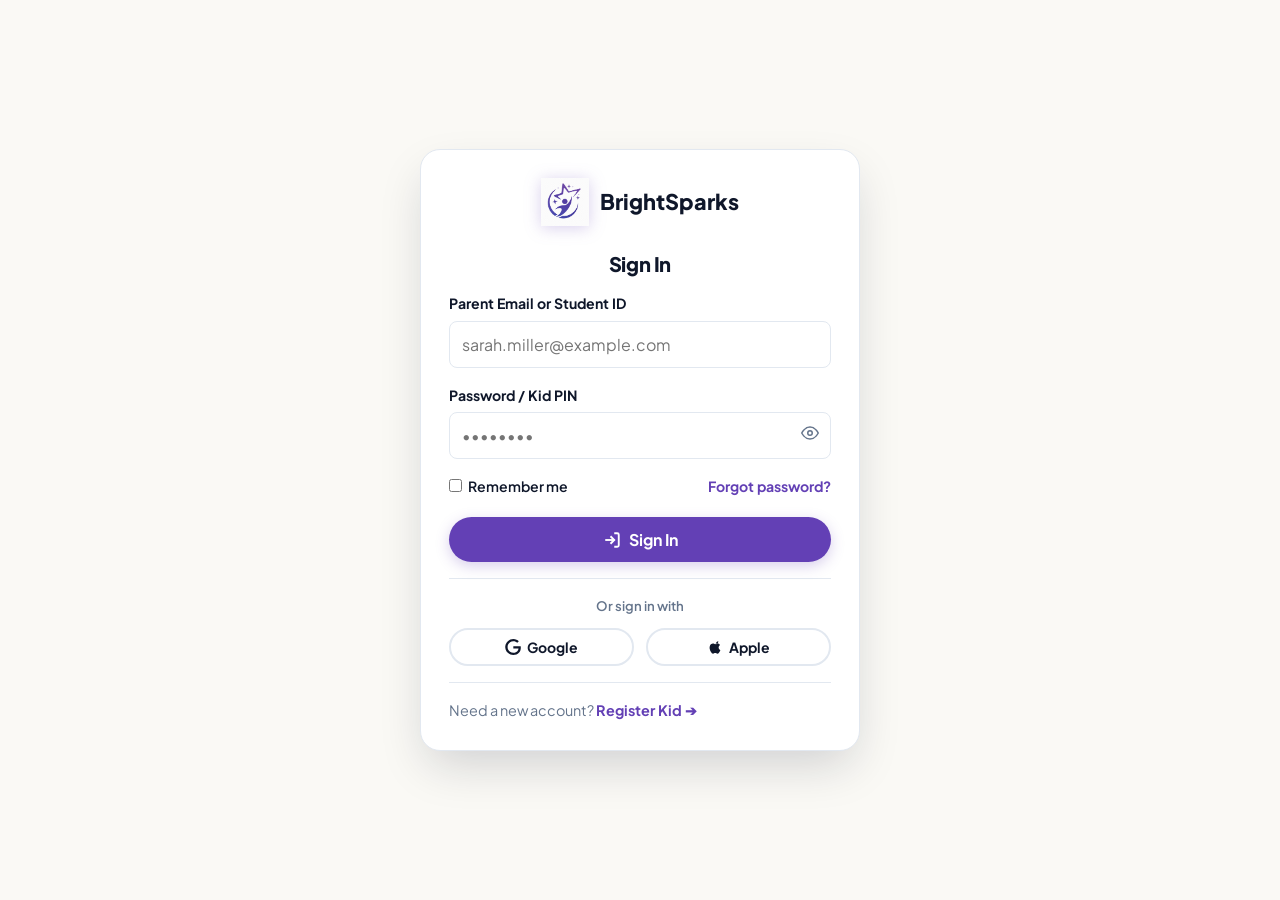
<file: auth.html>
<!DOCTYPE html>
<html lang="en">

<head>
  <meta charset="UTF-8" />
  <meta name="viewport" content="width=device-width, initial-scale=1.0" />
  <title>Parent Sign In & Registration | BrightSparks</title>
  <meta name="description"
    content="Parent login portal and child account registration for BrightSparks Primary Tutoring." />

  <link rel="stylesheet" href="assets/css/style.css" />
  <link rel="stylesheet" href="assets/css/dark-mode.css" />
  <link rel="stylesheet" href="assets/css/rtl.css" />
  <link rel="icon" type="image/png" href="assets/logo1.png">
</head>

<body style="min-height: 100vh; display: flex; flex-direction: column;">

  <!-- Hidden theme/rtl controls (operated via JS, no visible toggle buttons needed) -->
  <div style="display: none;">
    <button class="theme-toggle-btn"></button>
    <button class="rtl-toggle-btn">RTL</button>
  </div>

  <main style="flex: 1; display: flex; align-items: center; justify-content: center; padding: 2.5rem 1rem;">
    <div class="container" style="max-width: 480px; width: 100%; margin: 0 auto;">

      <!-- Login View Panel -->
      <div id="login-view-panel" class="card" style="box-shadow: var(--shadow-xl);">
        <div style="text-align: center; margin-bottom: 1.25rem;">
          <a href="index.html" class="nav-logo" style="display: inline-flex; justify-content: center; align-items: center; gap: 0.65rem;">
            <img src="assets/logo1.png" alt="BrightSparks Logo" class="logo-img" style="height: 48px;" />
            <span>BrightSparks</span>
          </a>
        </div>
        <h2 class="heading-sm" style="margin-bottom: 1rem; text-align: center;">Sign In</h2>
        <form onsubmit="event.preventDefault(); showToast('Logged in successfully! Redirecting...'); setTimeout(() => window.location.href='parentdashboard.html', 1000);">
          <label style="display: block; font-weight: 700; margin-bottom: 0.35rem; font-size: 0.88rem;">Parent Email or Student ID</label>
          <input type="text" required placeholder="sarah.miller@example.com"
            style="width: 100%; padding: 0.75rem; border-radius: var(--radius-sm); border: 1px solid var(--border-color); margin-bottom: 1rem;" />

          <label style="display: block; font-weight: 700; margin-bottom: 0.35rem; font-size: 0.88rem;">Password / Kid PIN</label>
          <div style="position: relative; margin-bottom: 1rem;">
            <input type="password" required placeholder="••••••••"
              style="width: 100%; padding: 0.75rem 2.5rem 0.75rem 0.75rem; border-radius: var(--radius-sm); border: 1px solid var(--border-color);" />
            <button type="button" class="pwd-toggle-btn" title="Toggle password visibility"
              style="position: absolute; right: 0.75rem; top: 50%; transform: translateY(-50%); background: none; border: none; cursor: pointer; color: var(--text-muted);">
              <svg width="18" height="18" viewBox="0 0 24 24" fill="none" stroke="currentColor" stroke-width="2" stroke-linecap="round" stroke-linejoin="round"><path d="M1 12s4-8 11-8 11 8 11 8-4 8-11 8-11-8-11-8z"/><circle cx="12" cy="12" r="3"/></svg>
            </button>
          </div>

          <!-- Remember Me & Forgot Password (Same Line) -->
          <div class="flex items-center justify-between" style="margin-bottom: 1.25rem; font-size: 0.88rem;">
            <label class="flex items-center" style="gap: 0.4rem; cursor: pointer; font-weight: 600; color: var(--text-main);">
              <input type="checkbox" style="accent-color: var(--primary); cursor: pointer;" />
              <span>Remember me</span>
            </label>
            <a href="javascript:void(0)" onclick="showToast('Password reset link sent to your email!', '🔒')" style="color: var(--primary); font-weight: 700;">Forgot password?</a>
          </div>

          <button type="submit" class="btn btn-primary flex justify-center items-center"
            style="width: 100%; margin-bottom: 1rem; gap: 0.5rem;">
            <svg width="18" height="18" viewBox="0 0 24 24" fill="none" stroke="currentColor" stroke-width="2.5">
              <path d="M15 3h4a2 2 0 0 1 2 2v14a2 2 0 0 1-2 2h-4" />
              <polyline points="10 17 15 12 10 7" />
              <line x1="15" y1="12" x2="3" y2="12" />
            </svg>
            <span>Sign In</span>
          </button>
        </form>

        <!-- Social Logins (Google & Apple) -->
        <div style="border-top: 1px solid var(--border-color); padding-top: 1rem; text-align: center; margin-bottom: 1rem;">
          <div style="font-size: 0.82rem; color: var(--text-muted); margin-bottom: 0.75rem; font-weight: 600;">Or sign in with</div>
          <div class="grid-2" style="gap: 0.75rem;">
            <button type="button" class="btn btn-outline btn-sm flex items-center justify-center" style="gap: 0.4rem;" onclick="showToast('Signing in with Google...', '🌐'); setTimeout(() => window.location.href='parentdashboard.html', 800);">
              <svg width="16" height="16" viewBox="0 0 24 24" fill="currentColor"><path d="M12.48 10.92v3.28h7.84c-.24 1.84-.853 3.187-1.787 4.133-1.147 1.147-2.933 2.4-6.053 2.4-4.827 0-8.6-3.893-8.6-8.72s3.773-8.72 8.6-8.72c2.6 0 4.507 1.027 5.907 2.347l2.307-2.307C18.747 1.44 16.133 0 12.48 0 5.867 0 .307 5.387.307 12s5.56 12 12.173 12c3.573 0 6.267-1.173 8.373-3.36 2.16-2.16 2.84-5.213 2.84-7.667 0-.76-.053-1.467-.173-2.053H12.48z"/></svg>
              <span>Google</span>
            </button>
            <button type="button" class="btn btn-outline btn-sm flex items-center justify-center" style="gap: 0.4rem;" onclick="showToast('Signing in with Apple...', '🍎'); setTimeout(() => window.location.href='parentdashboard.html', 800);">
              <svg width="16" height="16" viewBox="0 0 24 24" fill="currentColor"><path d="M18.71 19.5c-.83 1.24-1.71 2.45-3.05 2.47-1.34.03-1.77-.79-3.29-.79-1.53 0-2 .77-3.27.82-1.31.05-2.3-1.32-3.14-2.53C4.25 17 2.94 12.45 4.7 9.39c.87-1.52 2.43-2.48 4.12-2.51 1.28-.02 2.5.87 3.29.87.78 0 2.26-1.07 3.81-.91.65.03 2.47.26 3.64 1.98-.09.06-2.17 1.28-2.15 3.81.03 3.02 2.65 4.03 2.68 4.04-.03.07-.42 1.44-1.38 2.83M15.97 6.37c.66-.8 1.11-1.92.99-3.04-.96.04-2.12.64-2.8 1.44-.61.71-1.14 1.86-1 2.98 1.07.08 2.15-.58 2.81-1.38z"/></svg>
              <span>Apple</span>
            </button>
          </div>
        </div>

        <div class="text-center"
          style="font-size: 0.9rem; color: var(--text-muted); border-top: 1px solid var(--border-color); padding-top: 1rem;">
          Need a new account? <a href="javascript:void(0)" id="switch-to-signup-link"
            style="color: var(--primary); font-weight: 700;">Register Kid ➔</a>
        </div>
      </div>

      <!-- Signup View Panel (Hidden by default) -->
      <div id="signup-view-panel" class="card hidden" style="box-shadow: var(--shadow-xl);">
        <div style="text-align: center; margin-bottom: 1.25rem;">
          <a href="index.html" class="nav-logo" style="display: inline-flex; justify-content: center; align-items: center; gap: 0.65rem;">
            <img src="assets/logo1.png" alt="BrightSparks Logo" class="logo-img" style="height: 48px;" />
            <span>BrightSparks</span>
          </a>
        </div>
        <h2 class="heading-sm" style="margin-bottom: 1rem; text-align: center;">Register Kid</h2>
        <form onsubmit="handleSignupFormSubmit(event)">
          <label style="display: block; font-weight: 700; margin-bottom: 0.35rem; font-size: 0.88rem;">Parent Full Name</label>
          <input type="text" required placeholder="e.g. Sarah Miller"
            style="width: 100%; padding: 0.75rem; border-radius: var(--radius-sm); border: 1px solid var(--border-color); margin-bottom: 1rem;" />

          <label style="display: block; font-weight: 700; margin-bottom: 0.35rem; font-size: 0.88rem;">Parent Email</label>
          <input type="email" required placeholder="sarah.miller@example.com"
            style="width: 100%; padding: 0.75rem; border-radius: var(--radius-sm); border: 1px solid var(--border-color); margin-bottom: 1rem;" />

          <label style="display: block; font-weight: 700; margin-bottom: 0.35rem; font-size: 0.88rem;">Child's First Name & Grade</label>
          <div class="flex" style="gap: 0.5rem; margin-bottom: 1rem;">
            <input type="text" required placeholder="Child Name (e.g. Leo)"
              style="flex: 1; padding: 0.75rem; border-radius: var(--radius-sm); border: 1px solid var(--border-color);" />
            <select
              style="width: 130px; padding: 0.75rem; border-radius: var(--radius-sm); border: 1px solid var(--border-color); background: var(--bg-surface);">
              <option>Grade 1</option>
              <option>Grade 2</option>
              <option selected>Grade 3</option>
              <option>Grade 4</option>
              <option>Grade 5</option>
            </select>
          </div>

          <label style="display: block; font-weight: 700; margin-bottom: 0.35rem; font-size: 0.88rem;">Create Password</label>
          <div style="position: relative; margin-bottom: 1rem;">
            <input id="signup-password" type="password" required placeholder="At least 8 characters"
              style="width: 100%; padding: 0.75rem 2.5rem 0.75rem 0.75rem; border-radius: var(--radius-sm); border: 1px solid var(--border-color);" />
            <button type="button" class="pwd-toggle-btn" title="Toggle password visibility"
              style="position: absolute; right: 0.75rem; top: 50%; transform: translateY(-50%); background: none; border: none; cursor: pointer; color: var(--text-muted);">
              <svg width="18" height="18" viewBox="0 0 24 24" fill="none" stroke="currentColor" stroke-width="2" stroke-linecap="round" stroke-linejoin="round"><path d="M1 12s4-8 11-8 11 8 11 8-4 8-11 8-11-8-11-8z"/><circle cx="12" cy="12" r="3"/></svg>
            </button>
          </div>

          <label style="display: block; font-weight: 700; margin-bottom: 0.35rem; font-size: 0.88rem;">Confirm Password</label>
          <div style="position: relative; margin-bottom: 1rem;">
            <input id="signup-confirm-password" type="password" required placeholder="Repeat password"
              style="width: 100%; padding: 0.75rem 2.5rem 0.75rem 0.75rem; border-radius: var(--radius-sm); border: 1px solid var(--border-color);" />
            <button type="button" class="pwd-toggle-btn" title="Toggle password visibility"
              style="position: absolute; right: 0.75rem; top: 50%; transform: translateY(-50%); background: none; border: none; cursor: pointer; color: var(--text-muted);">
              <svg width="18" height="18" viewBox="0 0 24 24" fill="none" stroke="currentColor" stroke-width="2" stroke-linecap="round" stroke-linejoin="round"><path d="M1 12s4-8 11-8 11 8 11 8-4 8-11 8-11-8-11-8z"/><circle cx="12" cy="12" r="3"/></svg>
            </button>
          </div>

          <!-- Terms & Conditions Checkbox -->
          <div style="margin-bottom: 1.25rem;">
            <label class="flex items-start" style="gap: 0.5rem; cursor: pointer; font-size: 0.85rem; color: var(--text-muted);">
              <input type="checkbox" required style="margin-top: 0.15rem; accent-color: var(--primary); cursor: pointer;" />
              <span>I agree to the <a href="support.html" style="color: var(--primary); font-weight: 700;">Terms & Conditions</a> and <a href="support.html" style="color: var(--primary); font-weight: 700;">Privacy Policy</a>.</span>
            </label>
          </div>

          <button type="submit" class="btn btn-primary flex justify-center items-center"
            style="width: 100%; margin-bottom: 1rem; gap: 0.5rem;">
            <svg width="18" height="18" viewBox="0 0 24 24" fill="none" stroke="currentColor" stroke-width="2.5">
              <path d="M16 21v-2a4 4 0 0 0-4-4H5a4 4 0 0 0-4 4v2" />
              <circle cx="8.5" cy="7" r="4" />
              <line x1="20" y1="8" x2="20" y2="14" />
              <line x1="17" y1="11" x2="23" y2="11" />
            </svg>
            <span>Create Account & Start Trial</span>
          </button>
        </form>

        <!-- Social Logins (Google & Apple) -->
        <div style="border-top: 1px solid var(--border-color); padding-top: 1rem; text-align: center; margin-bottom: 1rem;">
          <div style="font-size: 0.82rem; color: var(--text-muted); margin-bottom: 0.75rem; font-weight: 600;">Or register with</div>
          <div class="grid-2" style="gap: 0.75rem;">
            <button type="button" class="btn btn-outline btn-sm flex items-center justify-center" style="gap: 0.4rem;" onclick="showToast('Signing up with Google...', '🌐'); setTimeout(() => window.location.href='parentdashboard.html', 800);">
              <svg width="16" height="16" viewBox="0 0 24 24" fill="currentColor"><path d="M12.48 10.92v3.28h7.84c-.24 1.84-.853 3.187-1.787 4.133-1.147 1.147-2.933 2.4-6.053 2.4-4.827 0-8.6-3.893-8.6-8.72s3.773-8.72 8.6-8.72c2.6 0 4.507 1.027 5.907 2.347l2.307-2.307C18.747 1.44 16.133 0 12.48 0 5.867 0 .307 5.387.307 12s5.56 12 12.173 12c3.573 0 6.267-1.173 8.373-3.36 2.16-2.16 2.84-5.213 2.84-7.667 0-.76-.053-1.467-.173-2.053H12.48z"/></svg>
              <span>Google</span>
            </button>
            <button type="button" class="btn btn-outline btn-sm flex items-center justify-center" style="gap: 0.4rem;" onclick="showToast('Signing up with Apple...', '🍎'); setTimeout(() => window.location.href='parentdashboard.html', 800);">
              <svg width="16" height="16" viewBox="0 0 24 24" fill="currentColor"><path d="M18.71 19.5c-.83 1.24-1.71 2.45-3.05 2.47-1.34.03-1.77-.79-3.29-.79-1.53 0-2 .77-3.27.82-1.31.05-2.3-1.32-3.14-2.53C4.25 17 2.94 12.45 4.7 9.39c.87-1.52 2.43-2.48 4.12-2.51 1.28-.02 2.5.87 3.29.87.78 0 2.26-1.07 3.81-.91.65.03 2.47.26 3.64 1.98-.09.06-2.17 1.28-2.15 3.81.03 3.02 2.65 4.03 2.68 4.04-.03.07-.42 1.44-1.38 2.83M15.97 6.37c.66-.8 1.11-1.92.99-3.04-.96.04-2.12.64-2.8 1.44-.61.71-1.14 1.86-1 2.98 1.07.08 2.15-.58 2.81-1.38z"/></svg>
              <span>Apple</span>
            </button>
          </div>
        </div>

        <div class="text-center"
          style="font-size: 0.9rem; color: var(--text-muted); border-top: 1px solid var(--border-color); padding-top: 1rem;">
          Already have an account? <a href="javascript:void(0)" id="switch-to-login-link"
            style="color: var(--primary); font-weight: 700;">◄ Back to Sign In</a>
        </div>
      </div>
    </div>
  </main>

  <script src="assets/js/main.js"></script>
  <script>
    function handleSignupFormSubmit(e) {
      e.preventDefault();
      const pwd = document.getElementById('signup-password')?.value;
      const confirmPwd = document.getElementById('signup-confirm-password')?.value;

      if (pwd !== confirmPwd) {
        if (typeof showToast === 'function') {
          showToast('Passwords do not match! Please check and try again.', '⚠️');
        }
        return;
      }

      if (typeof showToast === 'function') {
        showToast('Account Created! Welcome to BrightSparks!', '🌟');
      }
      setTimeout(() => window.location.href = 'parentdashboard.html', 1000);
    }

    document.addEventListener('DOMContentLoaded', () => {
      const loginPanel = document.getElementById('login-view-panel');
      const signupPanel = document.getElementById('signup-view-panel');
      const toSignupLink = document.getElementById('switch-to-signup-link');
      const toLoginLink = document.getElementById('switch-to-login-link');
      const subtitle = document.getElementById('auth-subtitle');

      // Password visibility toggle logic
      document.querySelectorAll('.pwd-toggle-btn').forEach(btn => {
        btn.addEventListener('click', () => {
          const input = btn.previousElementSibling;
          if (input && input.tagName === 'INPUT') {
            if (input.type === 'password') {
              input.type = 'text';
              btn.innerHTML = `<svg width="18" height="18" viewBox="0 0 24 24" fill="none" stroke="currentColor" stroke-width="2" stroke-linecap="round" stroke-linejoin="round"><path d="M17.94 17.94A10.07 10.07 0 0 1 12 20c-7 0-11-8-11-8a18.45 18.45 0 0 1 5.06-5.94M9.9 4.24A9.12 9.12 0 0 1 12 4c7 0 11 8 11 8a18.5 18.5 0 0 1-2.16 3.19m-6.72-1.07a3 3 0 1 1-4.24-4.24"/><line x1="1" y1="1" x2="23" y2="23"/></svg>`;
            } else {
              input.type = 'password';
              btn.innerHTML = `<svg width="18" height="18" viewBox="0 0 24 24" fill="none" stroke="currentColor" stroke-width="2" stroke-linecap="round" stroke-linejoin="round"><path d="M1 12s4-8 11-8 11 8 11 8-4 8-11 8-11-8-11-8z"/><circle cx="12" cy="12" r="3"/></svg>`;
            }
          }
        });
      });

      function showSignupView() {
        if (loginPanel && signupPanel) {
          loginPanel.classList.add('hidden');
          signupPanel.classList.remove('hidden');
          if (subtitle) subtitle.textContent = 'Create a parent account and setup your child profile';
          sessionStorage.setItem('brightsparks_auth_view', 'signup');
          if (history.replaceState) {
            history.replaceState(null, null, '#signup');
          } else {
            window.location.hash = 'signup';
          }
        }
      }

      function showLoginView() {
        if (loginPanel && signupPanel) {
          signupPanel.classList.add('hidden');
          loginPanel.classList.remove('hidden');
          if (subtitle) subtitle.textContent = 'Sign in to access Parent Portal & Student Dashboard';
          sessionStorage.setItem('brightsparks_auth_view', 'login');
          if (history.replaceState) {
            history.replaceState(null, null, '#login');
          } else {
            window.location.hash = 'login';
          }
        }
      }

      if (toSignupLink) {
        toSignupLink.addEventListener('click', showSignupView);
      }

      if (toLoginLink) {
        toLoginLink.addEventListener('click', showLoginView);
      }

      // Restore active view state on page reload
      const savedView = sessionStorage.getItem('brightsparks_auth_view');
      const currentHash = window.location.hash;

      if (currentHash === '#signup' || savedView === 'signup') {
        showSignupView();
      } else if (currentHash === '#login' || savedView === 'login') {
        showLoginView();
      }
    });
  </script>
</body>

</html>
</file>
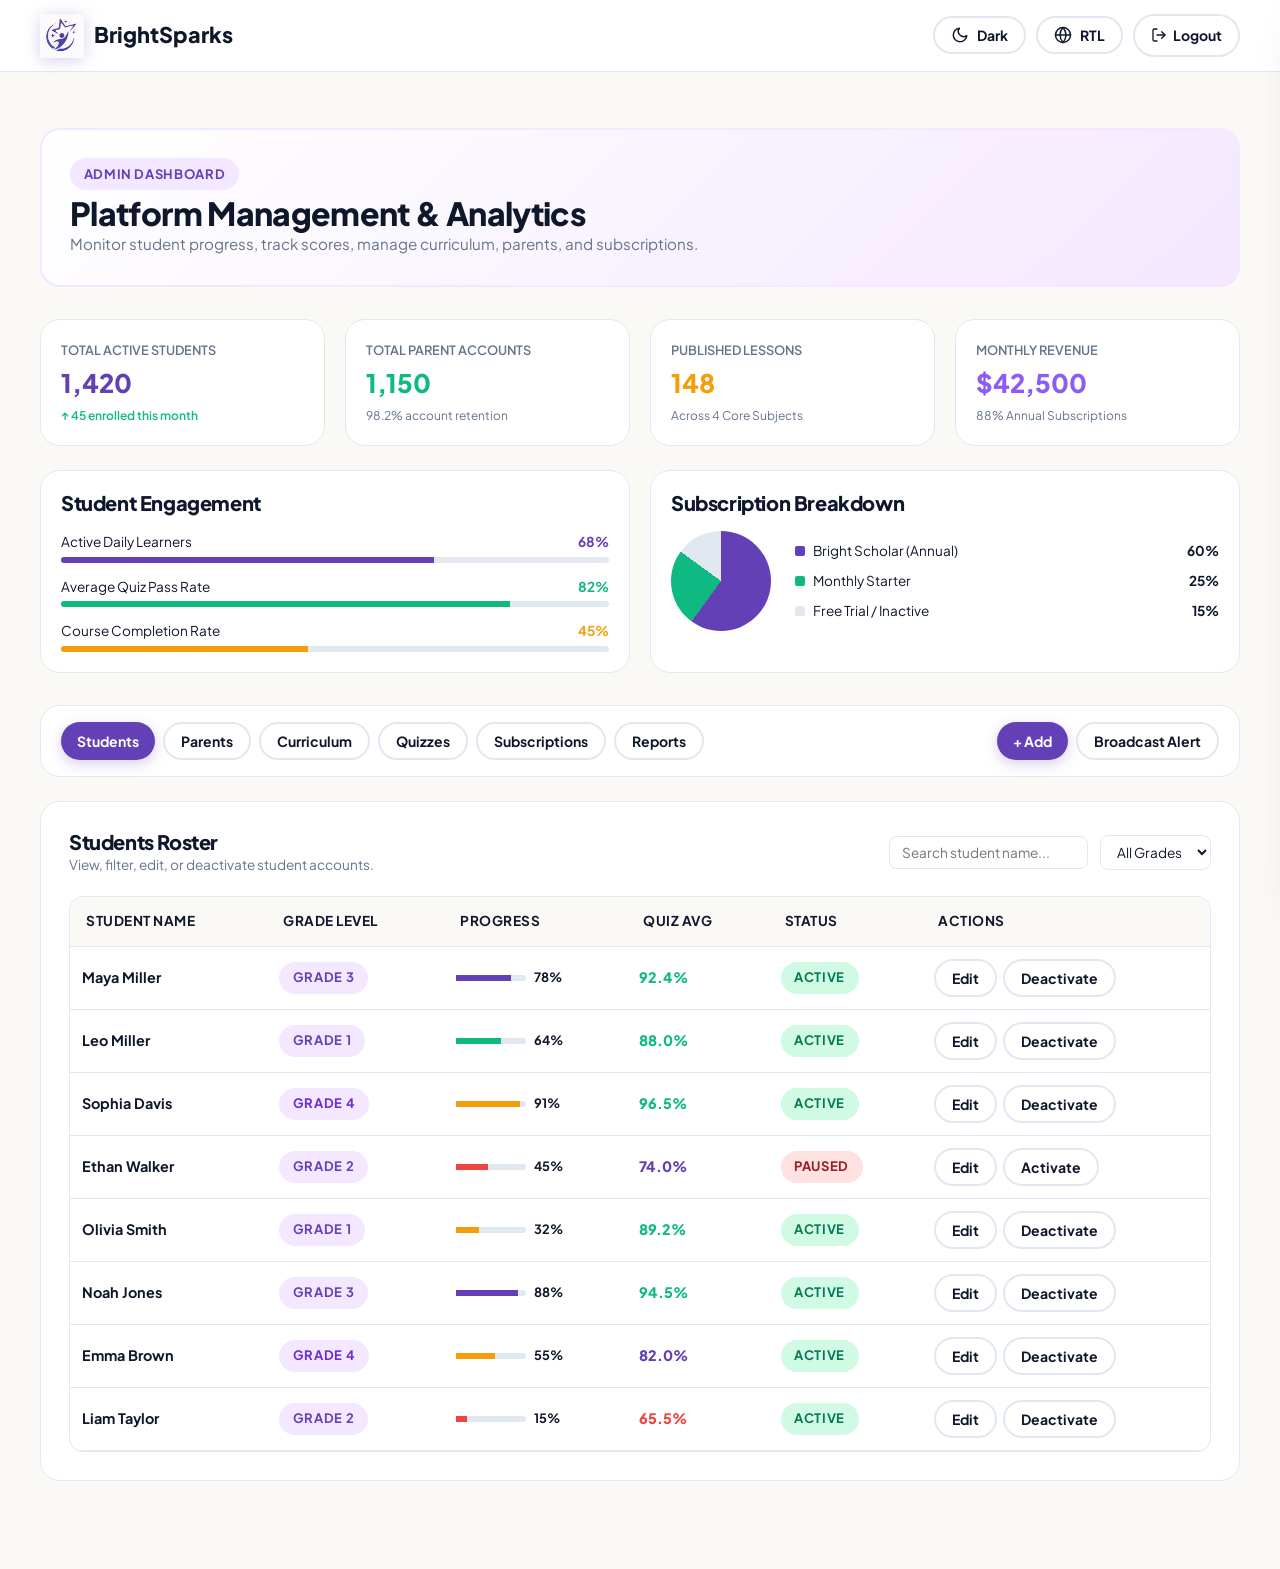
<file: dashboard.html>
<!DOCTYPE html>
<html lang="en">

<head>
  <meta charset="UTF-8" />
  <meta name="viewport" content="width=device-width, initial-scale=1.0" />
  <title>Platform Management & Monitoring Dashboard | BrightSparks</title>
  <meta name="description"
    content="Comprehensive platform management dashboard for parents to monitor student details and progress, and for administrators to manage students, lessons, quizzes, and subscriptions." />

  <link rel="stylesheet" href="assets/css/style.css" />
  <link rel="stylesheet" href="assets/css/dark-mode.css" />
  <link rel="stylesheet" href="assets/css/rtl.css" />
  <link rel="icon" type="image/png" href="assets/logo1.png">
</head>

<body>

  <!-- Dashboard Site Header (No main nav menu, with Theme, RTL, and Logout redirecting to Home) -->
  <header class="site-header">
    <div class="container flex items-center justify-between">
      <a href="index.html" class="nav-logo">
        <img src="assets/logo1.png" alt="BrightSparks Logo" class="logo-img" />
        <span>BrightSparks</span>
      </a>

      <!-- Desktop Actions (Hidden on mobile screens) -->
      <div class="desktop-only-actions">
        <button class="theme-toggle-btn btn btn-outline btn-sm" title="Toggle Dark Mode"></button>
        <button class="rtl-toggle-btn btn btn-outline btn-sm" title="Toggle RTL">RTL</button>
        <a href="index.html" class="btn btn-outline btn-sm flex items-center" style="gap: 0.35rem;"
          onclick="showToast('Logged out successfully! Redirecting to Home...', '👋');">
          <svg width="16" height="16" viewBox="0 0 24 24" fill="none" stroke="currentColor" stroke-width="2"
            stroke-linecap="round" stroke-linejoin="round">
            <path d="M9 21H5a2 2 0 0 1-2-2V5a2 2 0 0 1 2-2h4" />
            <polyline points="16 17 21 12 16 7" />
            <line x1="21" y1="12" x2="9" y2="12" />
          </svg>
          <span>Logout</span>
        </a>
      </div>

      <!-- Mobile Hamburger Menu Button (Visible on mobile screens) -->
      <button id="mobile-menu-open" class="mobile-menu-btn" title="Open Menu">
        <svg width="22" height="22" viewBox="0 0 24 24" fill="none" stroke="currentColor" stroke-width="2.5"
          stroke-linecap="round">
          <line x1="3" y1="12" x2="21" y2="12" />
          <line x1="3" y1="6" x2="21" y2="6" />
          <line x1="3" y1="18" x2="21" y2="18" />
        </svg>
      </button>
    </div>
  </header>

  <!-- Mobile Drawer -->
  <div id="drawer-overlay" class="drawer-overlay"></div>
  <div id="mobile-drawer" class="mobile-drawer">
    <div class="flex items-center justify-between" style="margin-bottom: 1.25rem;">
      <span class="heading-sm">Dashboard Menu</span>
      <button id="mobile-menu-close"
        style="font-size: 1.5rem; background: none; border: none; cursor: pointer; color: var(--text-main);">✕</button>
    </div>

    <!-- Toggles & Account Actions placed at the bottom after navigation menu -->
    <div
      style="display: flex; flex-direction: column; gap: 0.65rem; padding-top: 1.25rem; border-top: 1px solid var(--border-color);">
      <div style="display: flex; gap: 0.5rem;">
        <button class="theme-toggle-btn btn btn-outline btn-sm flex items-center justify-center"
          style="flex: 1; gap: 0.35rem;" title="Toggle Dark Mode"></button>
        <button class="rtl-toggle-btn btn btn-outline btn-sm flex items-center justify-center"
          style="flex: 1; gap: 0.35rem;" title="Toggle RTL">RTL</button>
      </div>
      <a href="index.html" class="btn btn-outline btn-sm flex items-center justify-center"
        style="width: 100%; gap: 0.35rem;"
        onclick="showToast('Logged out successfully! Redirecting to Home...', '👋');">Logout</a>
    </div>
  </div>

  <main style="padding-top: 72px;">
    <section class="section-padding" style="background: var(--bg-page); min-height: 85vh;">
      <div class="container">

        <!-- Top Platform Mode Control Bar -->
        <div class="card card-gradient-primary" style="margin-bottom: 2rem;">
          <div class="flex items-center justify-between" style="flex-wrap: wrap; gap: 1rem;">
            <div>
              <div class="badge badge-primary" style="margin-bottom: 0.25rem;">Admin Dashboard</div>
              <h1 class="heading-md">Platform Management & Analytics</h1>
              <p style="color: var(--text-muted); font-size: 0.95rem;">Monitor student progress, track scores, manage
                curriculum, parents, and subscriptions.</p>
            </div>


          </div>
        </div>

        <div id="admin-dash-view" class="dash-view-panel">

          <!-- Admin KPI Overview Cards -->
          <div class="grid-4" style="margin-bottom: 1.5rem; gap: 1.25rem;">
            <div class="card" style="padding: 1.25rem;">
              <div style="font-size: 0.8rem; color: var(--text-muted); font-weight: 600; text-transform: uppercase;">
                Total Active Students</div>
              <div style="font-size: 1.6rem; font-weight: 800; color: var(--primary); margin: 0.15rem 0;">1,420</div>
              <div style="font-size: 0.75rem; color: var(--accent-emerald); font-weight: 600;">↑ 45 enrolled this month
              </div>
            </div>
            <div class="card" style="padding: 1.25rem;">
              <div style="font-size: 0.8rem; color: var(--text-muted); font-weight: 600; text-transform: uppercase;">
                Total Parent Accounts</div>
              <div style="font-size: 1.6rem; font-weight: 800; color: var(--accent-emerald); margin: 0.15rem 0;">1,150
              </div>
              <div style="font-size: 0.75rem; color: var(--text-muted);">98.2% account retention</div>
            </div>
            <div class="card" style="padding: 1.25rem;">
              <div style="font-size: 0.8rem; color: var(--text-muted); font-weight: 600; text-transform: uppercase;">
                Published Lessons</div>
              <div style="font-size: 1.6rem; font-weight: 800; color: var(--accent-amber); margin: 0.15rem 0;">148</div>
              <div style="font-size: 0.75rem; color: var(--text-muted);">Across 4 Core Subjects</div>
            </div>
            <div class="card" style="padding: 1.25rem;">
              <div style="font-size: 0.8rem; color: var(--text-muted); font-weight: 600; text-transform: uppercase;">
                Monthly Revenue</div>
              <div style="font-size: 1.6rem; font-weight: 800; color: #8B5CF6; margin: 0.15rem 0;">$42,500</div>
              <div style="font-size: 0.75rem; color: var(--text-muted);">88% Annual Subscriptions</div>
            </div>
          </div>

          <!-- Platform Analytics -->
          <div class="grid-2" style="margin-bottom: 2rem; gap: 1.25rem;">
            <div class="card" style="padding: 1.25rem;">
              <h3 class="heading-sm" style="margin-bottom: 1rem;">Student Engagement</h3>
              <div style="display: flex; flex-direction: column; gap: 0.8rem;">
                <div>
                  <div class="flex justify-between" style="font-size: 0.85rem; margin-bottom: 0.25rem;">
                    <span>Active Daily Learners</span>
                    <span style="font-weight: 700; color: var(--primary);">68%</span>
                  </div>
                  <div
                    style="width: 100%; height: 6px; background: var(--border-color); border-radius: 3px; overflow: hidden;">
                    <div style="width: 68%; height: 100%; background: var(--primary);"></div>
                  </div>
                </div>
                <div>
                  <div class="flex justify-between" style="font-size: 0.85rem; margin-bottom: 0.25rem;">
                    <span>Average Quiz Pass Rate</span>
                    <span style="font-weight: 700; color: var(--accent-emerald);">82%</span>
                  </div>
                  <div
                    style="width: 100%; height: 6px; background: var(--border-color); border-radius: 3px; overflow: hidden;">
                    <div style="width: 82%; height: 100%; background: var(--accent-emerald);"></div>
                  </div>
                </div>
                <div>
                  <div class="flex justify-between" style="font-size: 0.85rem; margin-bottom: 0.25rem;">
                    <span>Course Completion Rate</span>
                    <span style="font-weight: 700; color: var(--accent-amber);">45%</span>
                  </div>
                  <div
                    style="width: 100%; height: 6px; background: var(--border-color); border-radius: 3px; overflow: hidden;">
                    <div style="width: 45%; height: 100%; background: var(--accent-amber);"></div>
                  </div>
                </div>
              </div>
            </div>

            <div class="card" style="padding: 1.25rem;">
              <h3 class="heading-sm" style="margin-bottom: 1rem;">Subscription Breakdown</h3>
              <div class="flex items-center" style="gap: 1.5rem;">
                <!-- Simulated Chart -->
                <div
                  style="width: 100px; height: 100px; border-radius: 50%; background: conic-gradient(var(--primary) 0% 60%, var(--accent-emerald) 60% 85%, var(--border-color) 85% 100%);">
                </div>
                <div style="display: flex; flex-direction: column; gap: 0.5rem; flex: 1;">
                  <div class="flex justify-between items-center" style="font-size: 0.85rem;">
                    <div class="flex items-center" style="gap: 0.5rem;">
                      <div style="width: 10px; height: 10px; border-radius: 2px; background: var(--primary);"></div>
                      <span>Bright Scholar (Annual)</span>
                    </div>
                    <strong>60%</strong>
                  </div>
                  <div class="flex justify-between items-center" style="font-size: 0.85rem;">
                    <div class="flex items-center" style="gap: 0.5rem;">
                      <div style="width: 10px; height: 10px; border-radius: 2px; background: var(--accent-emerald);">
                      </div>
                      <span>Monthly Starter</span>
                    </div>
                    <strong>25%</strong>
                  </div>
                  <div class="flex justify-between items-center" style="font-size: 0.85rem;">
                    <div class="flex items-center" style="gap: 0.5rem;">
                      <div style="width: 10px; height: 10px; border-radius: 2px; background: var(--border-color);">
                      </div>
                      <span>Free Trial / Inactive</span>
                    </div>
                    <strong>15%</strong>
                  </div>
                </div>
              </div>
            </div>
          </div>

          <!-- Admin Action Sub-Nav -->
          <div class="card" style="margin-bottom: 1.5rem; padding: 1rem 1.25rem;">
            <div class="flex items-center justify-between" style="flex-wrap: wrap; gap: 1rem;">
              <div class="flex" style="gap: 0.5rem; flex-wrap: wrap;">
                <button class="admin-subtab-btn btn btn-primary btn-sm active"
                  data-subtab="admin-students-panel">Students</button>
                <button class="admin-subtab-btn btn btn-outline btn-sm"
                  data-subtab="admin-parents-panel">Parents</button>
                <button class="admin-subtab-btn btn btn-outline btn-sm"
                  data-subtab="admin-lessons-panel">Curriculum</button>
                <button class="admin-subtab-btn btn btn-outline btn-sm"
                  data-subtab="admin-quizzes-panel">Quizzes</button>
                <button class="admin-subtab-btn btn btn-outline btn-sm"
                  data-subtab="admin-subscriptions-panel">Subscriptions</button>
                <button class="admin-subtab-btn btn btn-outline btn-sm"
                  data-subtab="admin-reports-panel">Reports</button>
              </div>

              <div class="flex" style="gap: 0.5rem;">
                <button class="btn btn-primary btn-sm flex items-center" style="gap: 0.35rem;"
                  data-modal-target="modal-add-student">
                  <span>+ Add</span>
                </button>
                <button class="btn btn-outline btn-sm flex items-center" style="gap: 0.35rem;"
                  data-modal-target="modal-send-broadcast">
                  <span>Broadcast Alert</span>
                </button>
              </div>
            </div>
          </div>

          <!-- SUBTAB 1: Students Maintenance -->
          <div id="admin-students-panel" class="admin-subpanel">
            <div class="card">
              <div class="flex items-center justify-between"
                style="margin-bottom: 1.25rem; flex-wrap: wrap; gap: 1rem;">
                <div>
                  <h3 class="heading-sm">Students Roster</h3>
                  <p style="font-size: 0.85rem; color: var(--text-muted);">View, filter, edit, or deactivate student
                    accounts.</p>
                </div>
                <div class="flex items-center" style="gap: 0.75rem; flex-wrap: wrap;">
                  <input type="text" placeholder="Search student name..."
                    style="padding: 0.45rem 0.75rem; border-radius: var(--radius-sm); border: 1px solid var(--border-color); font-size: 0.85rem;" />
                  <select
                    style="padding: 0.45rem 0.75rem; border-radius: var(--radius-sm); border: 1px solid var(--border-color); font-size: 0.85rem; background: var(--bg-surface); color: var(--text-main);">
                    <option value="all">All Grades</option>
                    <option value="Grade 1">Grade 1</option>
                    <option value="Grade 2">Grade 2</option>
                    <option value="Grade 3">Grade 3</option>
                    <option value="Grade 4">Grade 4</option>
                  </select>
                </div>
              </div>

              <div class="table-responsive-wrapper">
                <table class="data-table data-table-wide">
                  <thead>
                    <tr>
                      <th style="min-width: 140px;">Student Name</th>
                      <th style="min-width: 110px;">Grade Level</th>
                      <th style="min-width: 120px;">Progress</th>
                      <th style="min-width: 90px;">Quiz Avg</th>
                      <th style="min-width: 110px;">Status</th>
                      <th style="min-width: 160px;">Actions</th>
                    </tr>
                  </thead>
                  <tbody>
                    <tr style="border-bottom: 1px solid var(--border-color);">
                      <td style="padding: 0.75rem; font-weight: 700;">Maya Miller</td>
                      <td style="padding: 0.75rem;"><span class="badge badge-primary">Grade 3</span></td>
                      <td style="padding: 0.75rem;">
                        <div class="flex items-center" style="gap: 0.5rem;">
                          <div style="width: 70px; height: 6px; background: var(--border-color); border-radius: 3px;">
                            <div style="width: 78%; height: 100%; background: var(--primary);"></div>
                          </div>
                          <span style="font-size: 0.8rem; font-weight: 700;">78%</span>
                        </div>
                      </td>
                      <td style="padding: 0.75rem; font-weight: 800; color: var(--accent-emerald);">92.4%</td>
                      <td style="padding: 0.75rem;"><span class="badge badge-emerald">Active</span></td>
                      <td style="padding: 0.75rem;">
                        <div class="flex" style="gap: 0.35rem;">
                          <button class="btn btn-outline btn-sm">Edit</button>
                          <button class="btn btn-outline btn-sm">Deactivate</button>
                        </div>
                      </td>
                    </tr>
                    <tr style="border-bottom: 1px solid var(--border-color);">
                      <td style="padding: 0.75rem; font-weight: 700;">Leo Miller</td>
                      <td style="padding: 0.75rem;"><span class="badge badge-primary">Grade 1</span></td>
                      <td style="padding: 0.75rem;">
                        <div class="flex items-center" style="gap: 0.5rem;">
                          <div style="width: 70px; height: 6px; background: var(--border-color); border-radius: 3px;">
                            <div style="width: 64%; height: 100%; background: var(--accent-emerald);"></div>
                          </div>
                          <span style="font-size: 0.8rem; font-weight: 700;">64%</span>
                        </div>
                      </td>
                      <td style="padding: 0.75rem; font-weight: 800; color: var(--accent-emerald);">88.0%</td>
                      <td style="padding: 0.75rem;"><span class="badge badge-emerald">Active</span></td>
                      <td style="padding: 0.75rem;">
                        <div class="flex" style="gap: 0.35rem;">
                          <button class="btn btn-outline btn-sm">Edit</button>
                          <button class="btn btn-outline btn-sm">Deactivate</button>
                        </div>
                      </td>
                    </tr>
                    <tr style="border-bottom: 1px solid var(--border-color);">
                      <td style="padding: 0.75rem; font-weight: 700;">Sophia Davis</td>
                      <td style="padding: 0.75rem;"><span class="badge badge-purple">Grade 4</span></td>
                      <td style="padding: 0.75rem;">
                        <div class="flex items-center" style="gap: 0.5rem;">
                          <div style="width: 70px; height: 6px; background: var(--border-color); border-radius: 3px;">
                            <div style="width: 91%; height: 100%; background: var(--accent-amber);"></div>
                          </div>
                          <span style="font-size: 0.8rem; font-weight: 700;">91%</span>
                        </div>
                      </td>
                      <td style="padding: 0.75rem; font-weight: 800; color: var(--accent-emerald);">96.5%</td>
                      <td style="padding: 0.75rem;"><span class="badge badge-emerald">Active</span></td>
                      <td style="padding: 0.75rem;">
                        <div class="flex" style="gap: 0.35rem;">
                          <button class="btn btn-outline btn-sm">Edit</button>
                          <button class="btn btn-outline btn-sm">Deactivate</button>
                        </div>
                      </td>
                    </tr>
                    <tr style="border-bottom: 1px solid var(--border-color);">
                      <td style="padding: 0.75rem; font-weight: 700;">Ethan Walker</td>
                      <td style="padding: 0.75rem;"><span class="badge badge-primary">Grade 2</span></td>
                      <td style="padding: 0.75rem;">
                        <div class="flex items-center" style="gap: 0.5rem;">
                          <div style="width: 70px; height: 6px; background: var(--border-color); border-radius: 3px;">
                            <div style="width: 45%; height: 100%; background: #EF4444;"></div>
                          </div>
                          <span style="font-size: 0.8rem; font-weight: 700;">45%</span>
                        </div>
                      </td>
                      <td style="padding: 0.75rem; font-weight: 800; color: var(--primary);">74.0%</td>
                      <td style="padding: 0.75rem;"><span class="badge"
                          style="background: #FEE2E2; color: #991B1B;">Paused</span></td>
                      <td style="padding: 0.75rem;">
                        <div class="flex" style="gap: 0.35rem;">
                          <button class="btn btn-outline btn-sm">Edit</button>
                          <button class="btn btn-outline btn-sm">Activate</button>
                        </div>
                      </td>
                    </tr>
                    <tr style="border-bottom: 1px solid var(--border-color);">
                      <td style="padding: 0.75rem; font-weight: 700;">Olivia Smith</td>
                      <td style="padding: 0.75rem;"><span class="badge badge-primary">Grade 1</span></td>
                      <td style="padding: 0.75rem;">
                        <div class="flex items-center" style="gap: 0.5rem;">
                          <div style="width: 70px; height: 6px; background: var(--border-color); border-radius: 3px;">
                            <div style="width: 32%; height: 100%; background: var(--accent-amber);"></div>
                          </div>
                          <span style="font-size: 0.8rem; font-weight: 700;">32%</span>
                        </div>
                      </td>
                      <td style="padding: 0.75rem; font-weight: 800; color: var(--accent-emerald);">89.2%</td>
                      <td style="padding: 0.75rem;"><span class="badge badge-emerald">Active</span></td>
                      <td style="padding: 0.75rem;">
                        <div class="flex" style="gap: 0.35rem;">
                          <button class="btn btn-outline btn-sm">Edit</button>
                          <button class="btn btn-outline btn-sm">Deactivate</button>
                        </div>
                      </td>
                    </tr>
                    <tr style="border-bottom: 1px solid var(--border-color);">
                      <td style="padding: 0.75rem; font-weight: 700;">Noah Jones</td>
                      <td style="padding: 0.75rem;"><span class="badge badge-primary">Grade 3</span></td>
                      <td style="padding: 0.75rem;">
                        <div class="flex items-center" style="gap: 0.5rem;">
                          <div style="width: 70px; height: 6px; background: var(--border-color); border-radius: 3px;">
                            <div style="width: 88%; height: 100%; background: var(--primary);"></div>
                          </div>
                          <span style="font-size: 0.8rem; font-weight: 700;">88%</span>
                        </div>
                      </td>
                      <td style="padding: 0.75rem; font-weight: 800; color: var(--accent-emerald);">94.5%</td>
                      <td style="padding: 0.75rem;"><span class="badge badge-emerald">Active</span></td>
                      <td style="padding: 0.75rem;">
                        <div class="flex" style="gap: 0.35rem;">
                          <button class="btn btn-outline btn-sm">Edit</button>
                          <button class="btn btn-outline btn-sm">Deactivate</button>
                        </div>
                      </td>
                    </tr>
                    <tr style="border-bottom: 1px solid var(--border-color);">
                      <td style="padding: 0.75rem; font-weight: 700;">Emma Brown</td>
                      <td style="padding: 0.75rem;"><span class="badge badge-purple">Grade 4</span></td>
                      <td style="padding: 0.75rem;">
                        <div class="flex items-center" style="gap: 0.5rem;">
                          <div style="width: 70px; height: 6px; background: var(--border-color); border-radius: 3px;">
                            <div style="width: 55%; height: 100%; background: var(--accent-amber);"></div>
                          </div>
                          <span style="font-size: 0.8rem; font-weight: 700;">55%</span>
                        </div>
                      </td>
                      <td style="padding: 0.75rem; font-weight: 800; color: var(--primary);">82.0%</td>
                      <td style="padding: 0.75rem;"><span class="badge badge-emerald">Active</span></td>
                      <td style="padding: 0.75rem;">
                        <div class="flex" style="gap: 0.35rem;">
                          <button class="btn btn-outline btn-sm">Edit</button>
                          <button class="btn btn-outline btn-sm">Deactivate</button>
                        </div>
                      </td>
                    </tr>
                    <tr style="border-bottom: 1px solid var(--border-color);">
                      <td style="padding: 0.75rem; font-weight: 700;">Liam Taylor</td>
                      <td style="padding: 0.75rem;"><span class="badge badge-primary">Grade 2</span></td>
                      <td style="padding: 0.75rem;">
                        <div class="flex items-center" style="gap: 0.5rem;">
                          <div style="width: 70px; height: 6px; background: var(--border-color); border-radius: 3px;">
                            <div style="width: 15%; height: 100%; background: #EF4444;"></div>
                          </div>
                          <span style="font-size: 0.8rem; font-weight: 700;">15%</span>
                        </div>
                      </td>
                      <td style="padding: 0.75rem; font-weight: 800; color: #EF4444;">65.5%</td>
                      <td style="padding: 0.75rem;"><span class="badge badge-emerald">Active</span></td>
                      <td style="padding: 0.75rem;">
                        <div class="flex" style="gap: 0.35rem;">
                          <button class="btn btn-outline btn-sm">Edit</button>
                          <button class="btn btn-outline btn-sm">Deactivate</button>
                        </div>
                      </td>
                    </tr>
                  </tbody>
                </table>
              </div>
            </div>
          </div>

          <!-- SUBTAB 1b: Parents Maintenance -->
          <div id="admin-parents-panel" class="admin-subpanel hidden">
            <div class="card">
              <div class="flex items-center justify-between"
                style="margin-bottom: 1.25rem; flex-wrap: wrap; gap: 1rem;">
                <div>
                  <h3 class="heading-sm">Parents Roster</h3>
                  <p style="font-size: 0.85rem; color: var(--text-muted);">Manage parent accounts and subscriptions.</p>
                </div>
                <div class="flex items-center" style="gap: 0.75rem; flex-wrap: wrap;">
                  <input type="text" placeholder="Search email..."
                    style="padding: 0.45rem 0.75rem; border-radius: var(--radius-sm); border: 1px solid var(--border-color); font-size: 0.85rem;" />
                  <select
                    style="padding: 0.45rem 0.75rem; border-radius: var(--radius-sm); border: 1px solid var(--border-color); font-size: 0.85rem; background: var(--bg-surface); color: var(--text-main);">
                    <option value="all">All Plans</option>
                    <option value="annual">Bright Scholar (Annual)</option>
                    <option value="monthly">Monthly Starter</option>
                    <option value="free">Free Trial</option>
                  </select>
                </div>
              </div>

              <div class="table-responsive-wrapper">
                <table class="data-table data-table-wide">
                  <thead>
                    <tr>
                      <th style="min-width: 140px;">Parent Name</th>
                      <th style="min-width: 180px;">Email</th>
                      <th style="min-width: 110px;">Children</th>
                      <th style="min-width: 160px;">Subscription Plan</th>
                      <th style="min-width: 110px;">Status</th>
                      <th style="min-width: 160px;">Actions</th>
                    </tr>
                  </thead>
                  <tbody>
                    <tr style="border-bottom: 1px solid var(--border-color);">
                      <td style="padding: 0.75rem; font-weight: 700;">Sarah Miller</td>
                      <td style="padding: 0.75rem; color: var(--text-muted);">sarah.miller@example.com</td>
                      <td style="padding: 0.75rem;">2</td>
                      <td style="padding: 0.75rem;"><span class="badge badge-primary">Bright Scholar</span></td>
                      <td style="padding: 0.75rem;"><span class="badge badge-emerald">Active</span></td>
                      <td style="padding: 0.75rem;">
                        <div class="flex" style="gap: 0.35rem;">
                          <button class="btn btn-outline btn-sm">Edit</button>
                          <button class="btn btn-outline btn-sm">Billing</button>
                        </div>
                      </td>
                    </tr>
                    <tr style="border-bottom: 1px solid var(--border-color);">
                      <td style="padding: 0.75rem; font-weight: 700;">Robert Davis</td>
                      <td style="padding: 0.75rem; color: var(--text-muted);">robert.davis@example.com</td>
                      <td style="padding: 0.75rem;">1</td>
                      <td style="padding: 0.75rem;"><span class="badge badge-emerald">Monthly Starter</span></td>
                      <td style="padding: 0.75rem;"><span class="badge badge-emerald">Active</span></td>
                      <td style="padding: 0.75rem;">
                        <div class="flex" style="gap: 0.35rem;">
                          <button class="btn btn-outline btn-sm">Edit</button>
                          <button class="btn btn-outline btn-sm">Billing</button>
                        </div>
                      </td>
                    </tr>
                    <tr style="border-bottom: 1px solid var(--border-color);">
                      <td style="padding: 0.75rem; font-weight: 700;">Jessica Walker</td>
                      <td style="padding: 0.75rem; color: var(--text-muted);">jessica.walker@example.com</td>
                      <td style="padding: 0.75rem;">1</td>
                      <td style="padding: 0.75rem;"><span class="badge"
                          style="background: var(--border-color); color: var(--text-main);">Free Trial</span></td>
                      <td style="padding: 0.75rem;"><span class="badge"
                          style="background: #FEE2E2; color: #991B1B;">Expired</span></td>
                      <td style="padding: 0.75rem;">
                        <div class="flex" style="gap: 0.35rem;">
                          <button class="btn btn-outline btn-sm">Edit</button>
                          <button class="btn btn-outline btn-sm">Billing</button>
                        </div>
                      </td>
                    </tr>
                    <tr style="border-bottom: 1px solid var(--border-color);">
                      <td style="padding: 0.75rem; font-weight: 700;">Michael Walker</td>
                      <td style="padding: 0.75rem; color: var(--text-muted);">michael.w@example.com</td>
                      <td style="padding: 0.75rem;">1</td>
                      <td style="padding: 0.75rem;"><span class="badge badge-primary">Bright Scholar</span></td>
                      <td style="padding: 0.75rem;"><span class="badge"
                          style="background: #FEE2E2; color: #991B1B;">Paused</span></td>
                      <td style="padding: 0.75rem;">
                        <div class="flex" style="gap: 0.35rem;">
                          <button class="btn btn-outline btn-sm">Edit</button>
                          <button class="btn btn-outline btn-sm">Billing</button>
                        </div>
                      </td>
                    </tr>
                    <tr style="border-bottom: 1px solid var(--border-color);">
                      <td style="padding: 0.75rem; font-weight: 700;">David Smith</td>
                      <td style="padding: 0.75rem; color: var(--text-muted);">d.smith88@example.com</td>
                      <td style="padding: 0.75rem;">1</td>
                      <td style="padding: 0.75rem;"><span class="badge badge-emerald">Monthly Starter</span></td>
                      <td style="padding: 0.75rem;"><span class="badge badge-emerald">Active</span></td>
                      <td style="padding: 0.75rem;">
                        <div class="flex" style="gap: 0.35rem;">
                          <button class="btn btn-outline btn-sm">Edit</button>
                          <button class="btn btn-outline btn-sm">Billing</button>
                        </div>
                      </td>
                    </tr>
                    <tr style="border-bottom: 1px solid var(--border-color);">
                      <td style="padding: 0.75rem; font-weight: 700;">Amanda Jones</td>
                      <td style="padding: 0.75rem; color: var(--text-muted);">amanda.j@example.com</td>
                      <td style="padding: 0.75rem;">1</td>
                      <td style="padding: 0.75rem;"><span class="badge badge-primary">Bright Scholar</span></td>
                      <td style="padding: 0.75rem;"><span class="badge badge-emerald">Active</span></td>
                      <td style="padding: 0.75rem;">
                        <div class="flex" style="gap: 0.35rem;">
                          <button class="btn btn-outline btn-sm">Edit</button>
                          <button class="btn btn-outline btn-sm">Billing</button>
                        </div>
                      </td>
                    </tr>
                    <tr style="border-bottom: 1px solid var(--border-color);">
                      <td style="padding: 0.75rem; font-weight: 700;">Chris Brown</td>
                      <td style="padding: 0.75rem; color: var(--text-muted);">chris.brown@example.com</td>
                      <td style="padding: 0.75rem;">1</td>
                      <td style="padding: 0.75rem;"><span class="badge badge-emerald">Monthly Starter</span></td>
                      <td style="padding: 0.75rem;"><span class="badge badge-emerald">Active</span></td>
                      <td style="padding: 0.75rem;">
                        <div class="flex" style="gap: 0.35rem;">
                          <button class="btn btn-outline btn-sm">Edit</button>
                          <button class="btn btn-outline btn-sm">Billing</button>
                        </div>
                      </td>
                    </tr>
                    <tr style="border-bottom: 1px solid var(--border-color);">
                      <td style="padding: 0.75rem; font-weight: 700;">Ashley Taylor</td>
                      <td style="padding: 0.75rem; color: var(--text-muted);">ashley.t@example.com</td>
                      <td style="padding: 0.75rem;">1</td>
                      <td style="padding: 0.75rem;"><span class="badge"
                          style="background: var(--border-color); color: var(--text-main);">Free Trial</span></td>
                      <td style="padding: 0.75rem;"><span class="badge badge-emerald">Active</span></td>
                      <td style="padding: 0.75rem;">
                        <div class="flex" style="gap: 0.35rem;">
                          <button class="btn btn-outline btn-sm">Edit</button>
                          <button class="btn btn-outline btn-sm">Billing</button>
                        </div>
                      </td>
                    </tr>
                  </tbody>
                </table>
              </div>
            </div>
          </div>

          <!-- SUBTAB 2: Lessons & Curriculum Manager -->
          <div id="admin-lessons-panel" class="admin-subpanel hidden">
            <div class="card">
              <div class="flex items-center justify-between"
                style="margin-bottom: 1.25rem; flex-wrap: wrap; gap: 1rem;">
                <div>
                  <h3 class="heading-sm">Lessons & Curriculum Management</h3>
                  <p style="font-size: 0.85rem; color: var(--text-muted);">Add, edit, or publish interactive lesson
                    modules and assigned grade levels.</p>
                </div>
                <button class="btn btn-primary btn-sm" data-modal-target="modal-add-lesson">+ Create New Lesson</button>
              </div>

              <div class="table-responsive-wrapper">
                <table class="data-table">
                  <thead>
                    <tr>
                      <th style="min-width: 140px;">Subject</th>
                      <th style="min-width: 220px;">Lesson Title</th>
                      <th style="min-width: 110px;">Target Grade</th>
                      <th style="min-width: 110px;">Quizzes Count</th>
                      <th style="min-width: 130px;">Enrolled Students</th>
                      <th style="min-width: 110px;">Status</th>
                      <th style="min-width: 90px;">Actions</th>
                    </tr>
                  </thead>
                  <tbody>
                    <tr style="border-bottom: 1px solid var(--border-color);">
                      <td style="padding: 0.75rem;"><span class="badge badge-primary">Mathematics</span></td>
                      <td style="padding: 0.75rem; font-weight: 700;">Multiplying by 8 Treasure Hunt</td>
                      <td style="padding: 0.75rem;">Grade 3</td>
                      <td style="padding: 0.75rem;">5 Quizzes</td>
                      <td style="padding: 0.75rem;">420 Students</td>
                      <td style="padding: 0.75rem;"><span class="badge badge-emerald">Published</span></td>
                      <td style="padding: 0.75rem;">
                        <button class="btn btn-outline btn-sm"
                          onclick="showToast('Editing lesson module...', '📝')">Edit</button>
                      </td>
                    </tr>
                    <tr style="border-bottom: 1px solid var(--border-color);">
                      <td style="padding: 0.75rem;"><span class="badge badge-emerald">Phonics & Reading</span></td>
                      <td style="padding: 0.75rem; font-weight: 700;">Silent K & G Consonant Detective</td>
                      <td style="padding: 0.75rem;">Grade 2</td>
                      <td style="padding: 0.75rem;">4 Quizzes</td>
                      <td style="padding: 0.75rem;">380 Students</td>
                      <td style="padding: 0.75rem;"><span class="badge badge-emerald">Published</span></td>
                      <td style="padding: 0.75rem;">
                        <button class="btn btn-outline btn-sm"
                          onclick="showToast('Editing lesson module...', '📝')">Edit</button>
                      </td>
                    </tr>
                    <tr style="border-bottom: 1px solid var(--border-color);">
                      <td style="padding: 0.75rem;"><span class="badge badge-amber">Science Explorers</span></td>
                      <td style="padding: 0.75rem; font-weight: 700;">Solar System & Mars Rover Exploration</td>
                      <td style="padding: 0.75rem;">Grade 3</td>
                      <td style="padding: 0.75rem;">6 Quizzes</td>
                      <td style="padding: 0.75rem;">510 Students</td>
                      <td style="padding: 0.75rem;"><span class="badge badge-emerald">Published</span></td>
                      <td style="padding: 0.75rem;">
                        <button class="btn btn-outline btn-sm"
                          onclick="showToast('Editing lesson module...', '📝')">Edit</button>
                      </td>
                    </tr>
                  </tbody>
                </table>
              </div>
            </div>
          </div>

          <!-- SUBTAB 3: Quizzes & Question Bank -->
          <div id="admin-quizzes-panel" class="admin-subpanel hidden">
            <div class="card">
              <div class="flex items-center justify-between"
                style="margin-bottom: 1.25rem; flex-wrap: wrap; gap: 1rem;">
                <div>
                  <h3 class="heading-sm">Quiz Question Bank & Scoring Thresholds</h3>
                  <p style="font-size: 0.85rem; color: var(--text-muted);">Manage quiz questions, answer keys,
                    explanations, and star coin points.</p>
                </div>
                <button class="btn btn-primary btn-sm" data-modal-target="modal-add-quiz">+ Add Quiz Question</button>
              </div>

              <div class="grid-2">
                <div class="card" style="background: var(--bg-page);">
                  <div class="badge badge-primary" style="margin-bottom: 0.5rem;">Math Q-102</div>
                  <h4 style="font-weight: 700; margin-bottom: 0.5rem;">Captain Sandy Treasure Chests (4 × 6)</h4>
                  <p style="font-size: 0.85rem; color: var(--text-muted); margin-bottom: 0.5rem;">Options: 18, 24
                    (Correct), 20, 28 | Points: 10 Stars</p>
                  <div style="font-size: 0.8rem; color: var(--accent-emerald); font-weight: 700;">Pass Rate: 94.2%
                    (1,210 attempts)</div>
                </div>

                <div class="card" style="background: var(--bg-page);">
                  <div class="badge badge-amber" style="margin-bottom: 0.5rem;">Science Q-204</div>
                  <h4 style="font-weight: 700; margin-bottom: 0.5rem;">Red Planet & Iron Oxide Rust (Mars)</h4>
                  <p style="font-size: 0.85rem; color: var(--text-muted); margin-bottom: 0.5rem;">Options: Venus, Mars
                    (Correct), Jupiter, Mercury | Points: 10 Stars</p>
                  <div style="font-size: 0.8rem; color: var(--accent-emerald); font-weight: 700;">Pass Rate: 89.6%
                    (1,150 attempts)</div>
                </div>
              </div>
            </div>
          </div>

          <!-- SUBTAB 4: Subscriptions & Billing Manager -->
          <div id="admin-subscriptions-panel" class="admin-subpanel hidden">
            <div class="grid-3" style="margin-bottom: 1.5rem;">
              <div class="card text-center">
                <h4 class="heading-sm">Starter Plan ($29/mo)</h4>
                <div style="font-size: 1.6rem; font-weight: 800; color: var(--primary); margin: 0.5rem 0;">340 Families
                </div>
                <div style="font-size: 0.85rem; color: var(--text-muted);">$9,860 Monthly MRR</div>
              </div>
              <div class="card text-center" style="border-color: var(--primary);">
                <span class="badge badge-primary" style="margin-bottom: 0.25rem;">Most Popular</span>
                <h4 class="heading-sm">Bright Scholar ($59/mo)</h4>
                <div style="font-size: 1.6rem; font-weight: 800; color: var(--accent-emerald); margin: 0.5rem 0;">890
                  Families</div>
                <div style="font-size: 0.85rem; color: var(--text-muted);">$52,510 Monthly MRR</div>
              </div>
              <div class="card text-center">
                <h4 class="heading-sm">Super Genius ($99/mo)</h4>
                <div style="font-size: 1.6rem; font-weight: 800; color: var(--accent-amber); margin: 0.5rem 0;">190
                  Families</div>
                <div style="font-size: 0.85rem; color: var(--text-muted);">$18,810 Monthly MRR</div>
              </div>
            </div>
          </div>

          <!-- SUBTAB 5: Reports -->
          <div id="admin-reports-panel" class="admin-subpanel hidden">
            <div class="card">
              <div class="flex items-center justify-between" style="margin-bottom: 1.25rem; flex-wrap: wrap; gap: 1rem;">
                <div>
                  <h3 class="heading-sm">Quarterly & Half-Yearly Reports</h3>
                  <p style="font-size: 0.85rem; color: var(--text-muted);">Generate, view, and export student performance and analytics reports.</p>
                </div>
                <div class="flex items-center" style="gap: 0.75rem; flex-wrap: wrap;">
                  <input type="text" placeholder="Search student name..." style="padding: 0.45rem 0.75rem; border-radius: var(--radius-sm); border: 1px solid var(--border-color); font-size: 0.85rem;" />
                  <select style="padding: 0.45rem 0.75rem; border-radius: var(--radius-sm); border: 1px solid var(--border-color); font-size: 0.85rem; background: var(--bg-surface); color: var(--text-main);">
                    <option value="all">All Report Types</option>
                    <option value="quarterly">Quarterly</option>
                    <option value="half-yearly">Half-Yearly</option>
                  </select>
                </div>
              </div>

              <div class="table-responsive-wrapper">
                <table class="data-table data-table-wide">
                  <thead>
                    <tr>
                      <th style="min-width: 160px;">Student Name</th>
                      <th style="min-width: 140px;">Report Period</th>
                      <th style="min-width: 120px;">Report Type</th>
                      <th style="min-width: 110px;">Generated On</th>
                      <th style="min-width: 110px;">Status</th>
                      <th style="min-width: 140px;">Actions</th>
                    </tr>
                  </thead>
                  <tbody>
                    <tr style="border-bottom: 1px solid var(--border-color);">
                      <td style="padding: 0.75rem; font-weight: 700;">Maya Miller</td>
                      <td style="padding: 0.75rem;">Q2 2026</td>
                      <td style="padding: 0.75rem;"><span class="badge badge-primary">Quarterly</span></td>
                      <td style="padding: 0.75rem; color: var(--text-muted);">Jul 01, 2026</td>
                      <td style="padding: 0.75rem;"><span class="badge badge-emerald">Available</span></td>
                      <td style="padding: 0.75rem;">
                        <div class="flex" style="gap: 0.35rem;">
                          <button class="btn btn-outline btn-sm">View</button>
                          <button class="btn btn-outline btn-sm">Download</button>
                        </div>
                      </td>
                    </tr>
                    <tr style="border-bottom: 1px solid var(--border-color);">
                      <td style="padding: 0.75rem; font-weight: 700;">Leo Miller</td>
                      <td style="padding: 0.75rem;">H1 2026</td>
                      <td style="padding: 0.75rem;"><span class="badge badge-amber">Half-Yearly</span></td>
                      <td style="padding: 0.75rem; color: var(--text-muted);">Jul 05, 2026</td>
                      <td style="padding: 0.75rem;"><span class="badge badge-emerald">Available</span></td>
                      <td style="padding: 0.75rem;">
                        <div class="flex" style="gap: 0.35rem;">
                          <button class="btn btn-outline btn-sm">View</button>
                          <button class="btn btn-outline btn-sm">Download</button>
                        </div>
                      </td>
                    </tr>
                    <tr style="border-bottom: 1px solid var(--border-color);">
                      <td style="padding: 0.75rem; font-weight: 700;">Sophia Davis</td>
                      <td style="padding: 0.75rem;">Q2 2026</td>
                      <td style="padding: 0.75rem;"><span class="badge badge-primary">Quarterly</span></td>
                      <td style="padding: 0.75rem; color: var(--text-muted);">Jul 01, 2026</td>
                      <td style="padding: 0.75rem;"><span class="badge badge-emerald">Available</span></td>
                      <td style="padding: 0.75rem;">
                        <div class="flex" style="gap: 0.35rem;">
                          <button class="btn btn-outline btn-sm">View</button>
                          <button class="btn btn-outline btn-sm">Download</button>
                        </div>
                      </td>
                    </tr>
                    <tr style="border-bottom: 1px solid var(--border-color);">
                      <td style="padding: 0.75rem; font-weight: 700;">Ethan Walker</td>
                      <td style="padding: 0.75rem;">H1 2026</td>
                      <td style="padding: 0.75rem;"><span class="badge badge-amber">Half-Yearly</span></td>
                      <td style="padding: 0.75rem; color: var(--text-muted);">Jul 05, 2026</td>
                      <td style="padding: 0.75rem;"><span class="badge badge-emerald">Available</span></td>
                      <td style="padding: 0.75rem;">
                        <div class="flex" style="gap: 0.35rem;">
                          <button class="btn btn-outline btn-sm">View</button>
                          <button class="btn btn-outline btn-sm">Download</button>
                        </div>
                      </td>
                    </tr>
                    <tr style="border-bottom: 1px solid var(--border-color);">
                      <td style="padding: 0.75rem; font-weight: 700;">Olivia Smith</td>
                      <td style="padding: 0.75rem;">Q2 2026</td>
                      <td style="padding: 0.75rem;"><span class="badge badge-primary">Quarterly</span></td>
                      <td style="padding: 0.75rem; color: var(--text-muted);">Pending</td>
                      <td style="padding: 0.75rem;"><span class="badge" style="background: var(--border-color); color: var(--text-main);">Generating</span></td>
                      <td style="padding: 0.75rem;">
                        <div class="flex" style="gap: 0.35rem;">
                          <button class="btn btn-outline btn-sm" disabled style="opacity: 0.5; cursor: not-allowed;">View</button>
                          <button class="btn btn-outline btn-sm" disabled style="opacity: 0.5; cursor: not-allowed;">Download</button>
                        </div>
                      </td>
                    </tr>
                  </tbody>
                </table>
              </div>
            </div>
          </div>
        </div>

      </div>
    </section>
  </main>

  <!-- =========================================================================
       MODALS FOR ADMIN OPERATIONS
       ========================================================================= -->

  <!-- Modal: Add New Student -->
  <div id="modal-add-student" class="modal-backdrop">
    <div class="modal-card">
      <div class="flex items-center justify-between" style="margin-bottom: 1rem;">
        <h3 class="heading-sm">Register New Student Account</h3>
        <button class="modal-close-btn" data-modal-close>✕</button>
      </div>
      <form id="form-add-student" onsubmit="event.preventDefault(); handleAddStudentSubmit(this);">
        <label style="display: block; font-weight: 700; margin-bottom: 0.25rem; font-size: 0.88rem;">Student Full
          Name</label>
        <input type="text" required placeholder="e.g. Oliver Vance"
          style="width: 100%; padding: 0.6rem; border-radius: var(--radius-sm); border: 1px solid var(--border-color); margin-bottom: 0.85rem;" />

        <label style="display: block; font-weight: 700; margin-bottom: 0.25rem; font-size: 0.88rem;">Parent Account
          Email</label>
        <input type="email" required placeholder="parent@example.com"
          style="width: 100%; padding: 0.6rem; border-radius: var(--radius-sm); border: 1px solid var(--border-color); margin-bottom: 0.85rem;" />

        <div class="grid-2" style="gap: 0.75rem; margin-bottom: 1rem;">
          <div>
            <label style="display: block; font-weight: 700; margin-bottom: 0.25rem; font-size: 0.88rem;">Grade
              Level</label>
            <select
              style="width: 100%; padding: 0.6rem; border-radius: var(--radius-sm); border: 1px solid var(--border-color); background: var(--bg-surface);">
              <option value="Grade 1">Grade 1</option>
              <option value="Grade 2">Grade 2</option>
              <option value="Grade 3" selected>Grade 3</option>
              <option value="Grade 4">Grade 4</option>
            </select>
          </div>
          <div>
            <label style="display: block; font-weight: 700; margin-bottom: 0.25rem; font-size: 0.88rem;">Student
              Passcode / PIN</label>
            <input type="text" required placeholder="4-digit PIN e.g. 1234"
              style="width: 100%; padding: 0.6rem; border-radius: var(--radius-sm); border: 1px solid var(--border-color);" />
          </div>
        </div>

        <button type="submit" class="btn btn-primary" style="width: 100%;">Create Student Account</button>
      </form>
    </div>
  </div>

  <!-- Modal: Create New Lesson -->
  <div id="modal-add-lesson" class="modal-backdrop">
    <div class="modal-card">
      <div class="flex items-center justify-between" style="margin-bottom: 1rem;">
        <h3 class="heading-sm">Publish New Curriculum Lesson</h3>
        <button class="modal-close-btn" data-modal-close>✕</button>
      </div>
      <form
        onsubmit="event.preventDefault(); showToast('New lesson module created successfully!', '📚'); this.closest('.modal-backdrop').classList.remove('active');">
        <label style="display: block; font-weight: 700; margin-bottom: 0.25rem; font-size: 0.88rem;">Lesson
          Title</label>
        <input type="text" required placeholder="e.g. Master Fraction Division"
          style="width: 100%; padding: 0.6rem; border-radius: var(--radius-sm); border: 1px solid var(--border-color); margin-bottom: 0.85rem;" />

        <div class="grid-2" style="gap: 0.75rem; margin-bottom: 1rem;">
          <div>
            <label style="display: block; font-weight: 700; margin-bottom: 0.25rem; font-size: 0.88rem;">Subject</label>
            <select
              style="width: 100%; padding: 0.6rem; border-radius: var(--radius-sm); border: 1px solid var(--border-color); background: var(--bg-surface);">
              <option value="Math">Primary Mathematics</option>
              <option value="Phonics">Phonics & Reading</option>
              <option value="Science">Science Explorers</option>
              <option value="Logic">Brain Puzzles</option>
            </select>
          </div>
          <div>
            <label style="display: block; font-weight: 700; margin-bottom: 0.25rem; font-size: 0.88rem;">Target
              Grade</label>
            <select
              style="width: 100%; padding: 0.6rem; border-radius: var(--radius-sm); border: 1px solid var(--border-color); background: var(--bg-surface);">
              <option value="Grade 1">Grade 1</option>
              <option value="Grade 2">Grade 2</option>
              <option value="Grade 3">Grade 3</option>
              <option value="Grade 4">Grade 4</option>
            </select>
          </div>
        </div>

        <button type="submit" class="btn btn-primary" style="width: 100%;">Publish Lesson</button>
      </form>
    </div>
  </div>

  <!-- Modal: Broadcast Alert -->
  <div id="modal-send-broadcast" class="modal-backdrop">
    <div class="modal-card">
      <div class="flex items-center justify-between" style="margin-bottom: 1rem;">
        <h3 class="heading-sm">Broadcast System Announcement</h3>
        <button class="modal-close-btn" data-modal-close>✕</button>
      </div>
      <form
        onsubmit="event.preventDefault(); showToast('Broadcast alert sent to all parents and students! 📢', '📣'); this.closest('.modal-backdrop').classList.remove('active');">
        <label style="display: block; font-weight: 700; margin-bottom: 0.25rem; font-size: 0.88rem;">Announcement
          Title</label>
        <input type="text" required placeholder="e.g. Weekly Math Challenge Begins Today!"
          style="width: 100%; padding: 0.6rem; border-radius: var(--radius-sm); border: 1px solid var(--border-color); margin-bottom: 0.85rem;" />

        <label style="display: block; font-weight: 700; margin-bottom: 0.25rem; font-size: 0.88rem;">Message
          Details</label>
        <textarea required rows="3" placeholder="Enter broadcast text for parents and kids..."
          style="width: 100%; padding: 0.6rem; border-radius: var(--radius-sm); border: 1px solid var(--border-color); margin-bottom: 1rem;"></textarea>

        <button type="submit" class="btn btn-primary" style="width: 100%;">Send Broadcast Now</button>
      </form>
    </div>
  </div>

  <script src="assets/js/main.js"></script>
  <script src="assets/js/dashboard.js"></script>
</body>

</html>
</file>
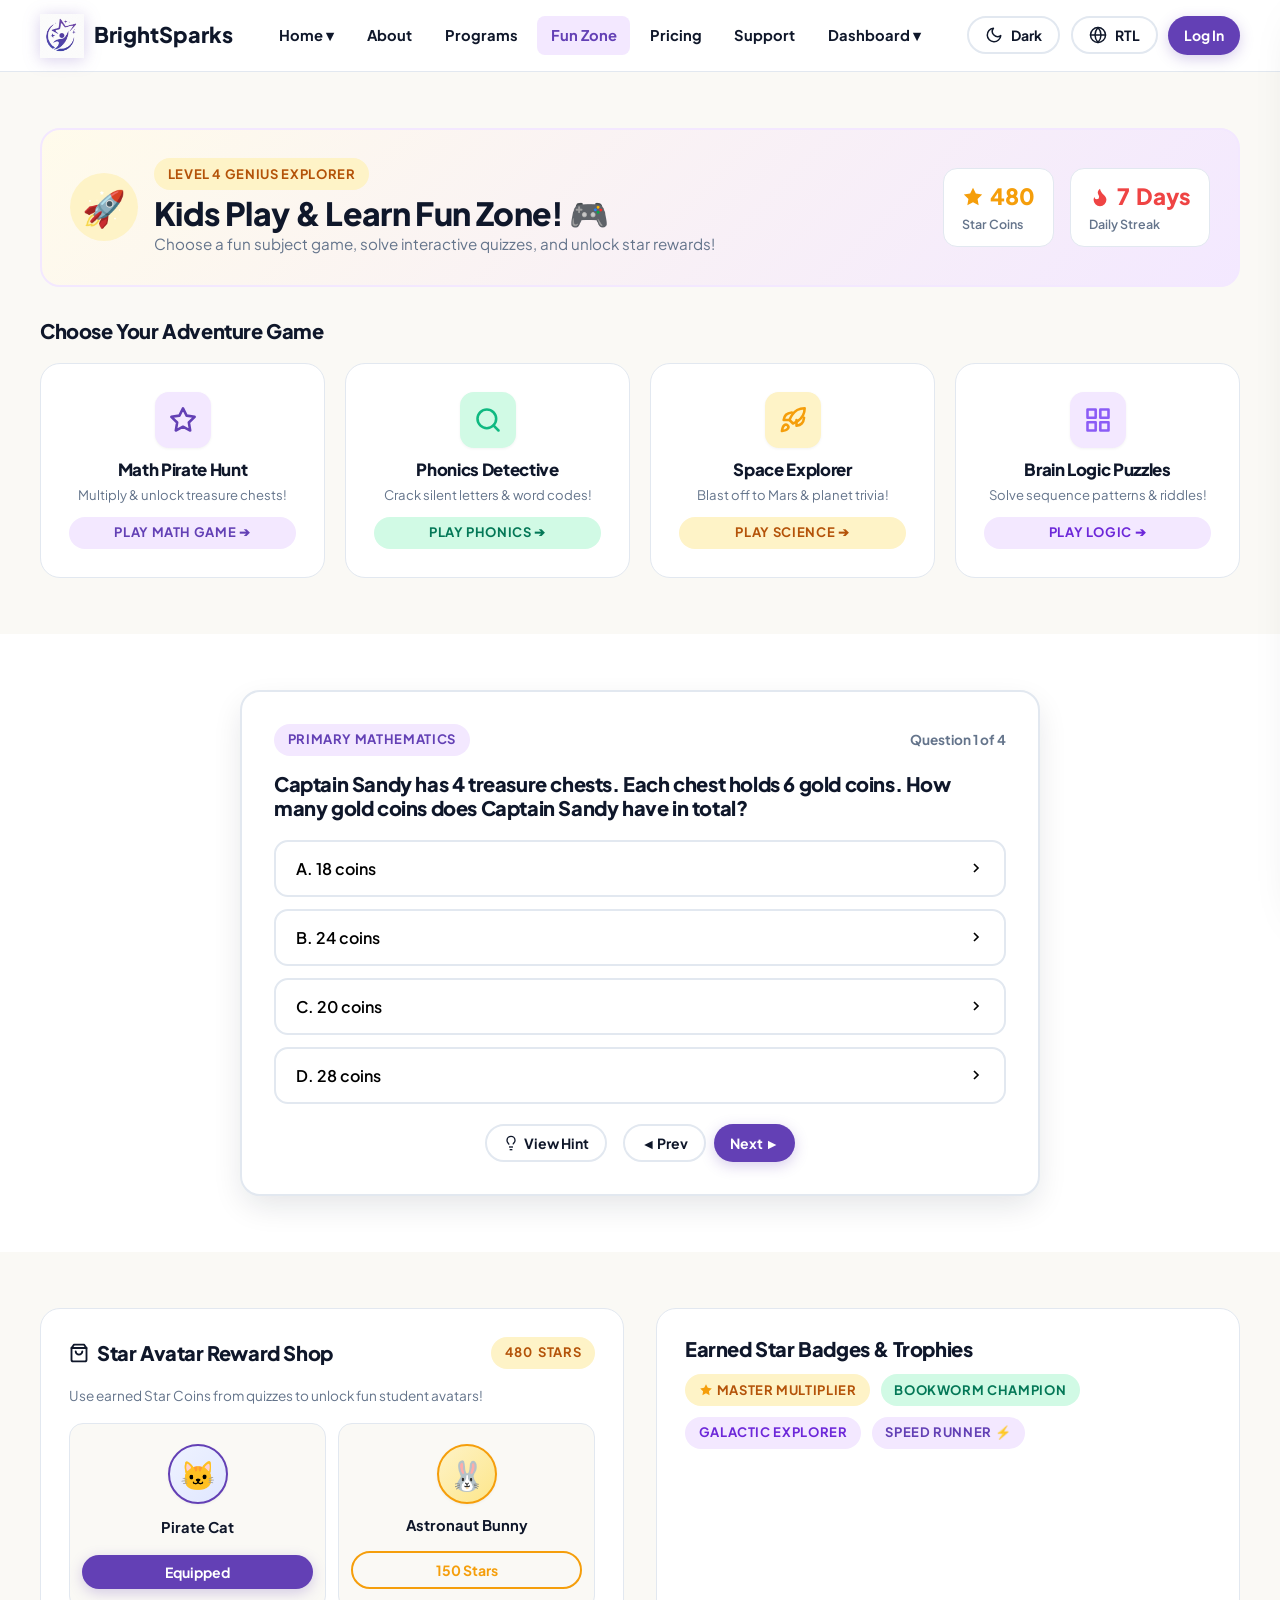
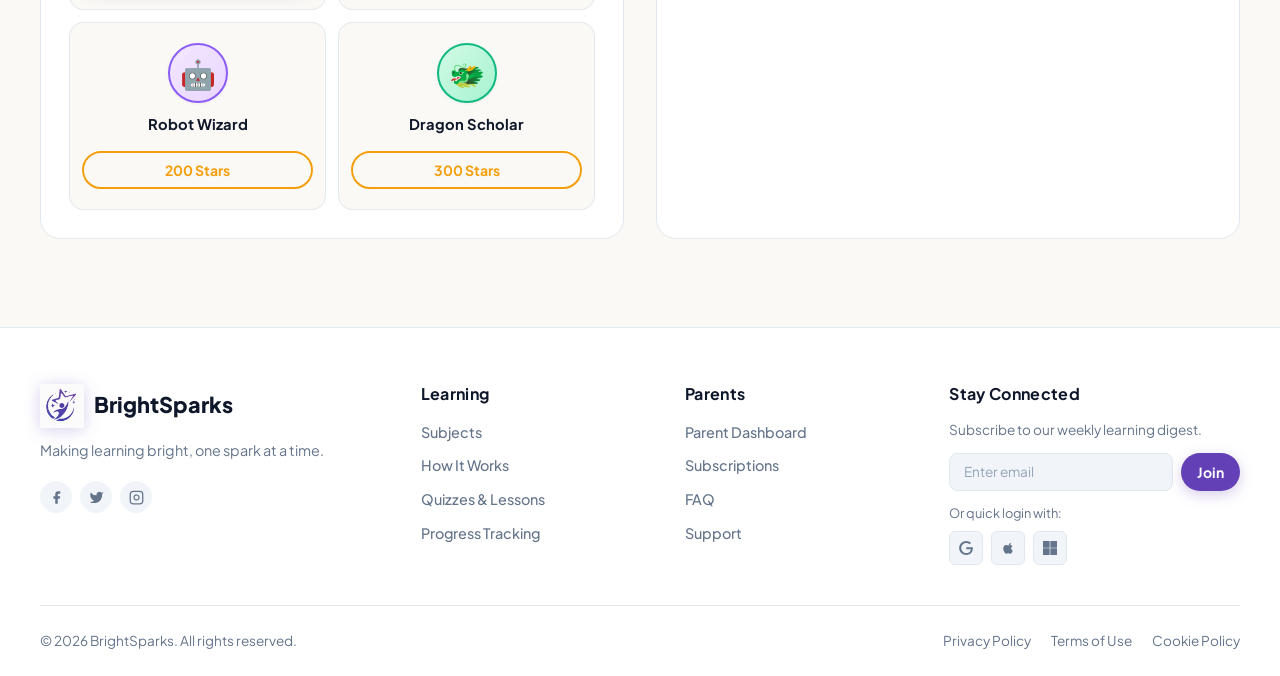
<file: fun.html>
<!DOCTYPE html>
<html lang="en">

<head>
  <meta charset="UTF-8" />
  <meta name="viewport" content="width=device-width, initial-scale=1.0" />
  <title>Kids Play & Learn Fun Zone | BrightSparks</title>
  <meta name="description"
    content="Playful learning hub for kids! Solve interactive math pirate challenges, phonics word puzzles, science space trivia, earn star coins, and unlock fun avatars." />

  <link rel="stylesheet" href="assets/css/style.css" />
  <link rel="stylesheet" href="assets/css/dark-mode.css" />
  <link rel="stylesheet" href="assets/css/rtl.css" />
  <link rel="icon" type="image/png" href="assets/logo1.png">
</head>

<body>

  <!-- Site Header -->
  <header class="site-header">
    <div class="container flex items-center justify-between">
      <a href="index.html" class="nav-logo">
        <img src="assets/logo1.png" alt="BrightSparks Logo" class="logo-img" />
        <span>BrightSparks</span>
      </a>

      <nav class="nav-menu">
        <div class="nav-item">
          <a href="index.html" class="nav-link">Home ▾</a>
          <div class="dropdown-menu">
            <a href="index.html" class="dropdown-item">Playful</a>
            <a href="home-2.html" class="dropdown-item">Academic</a>
          </div>
        </div>

        <div class="nav-item">
          <a href="about.html" class="nav-link">About</a>
        </div>

        <div class="nav-item">
          <a href="services.html" class="nav-link">Programs</a>
        </div>

        <div class="nav-item">
          <a href="fun.html" class="nav-link active">Fun Zone</a>
        </div>

        <div class="nav-item">
          <a href="pricing-booking.html" class="nav-link">Pricing</a>
        </div>

        <div class="nav-item">
          <a href="support.html" class="nav-link">Support</a>
        </div>

        <div class="nav-item">
          <a href="dashboard.html" class="nav-link">Dashboard ▾</a>
          <div class="dropdown-menu">
            <a href="parentdashboard.html" class="dropdown-item">Parent</a>
            <a href="dashboard.html" class="dropdown-item">Admin</a>
          </div>
        </div>
      </nav>

      <!-- Desktop Actions (Hidden on mobile screens) -->
      <div class="desktop-only-actions">
        <button class="theme-toggle-btn btn btn-outline btn-sm" title="Toggle Dark Mode"></button>
        <button class="rtl-toggle-btn btn btn-outline btn-sm" title="Toggle RTL">RTL</button>
        <a href="auth.html" class="btn btn-primary btn-sm">Log In</a>
      </div>

      <!-- Mobile Hamburger Menu Button (Visible on mobile screens) -->
      <button id="mobile-menu-open" class="mobile-menu-btn" title="Open Menu">
        <svg width="22" height="22" viewBox="0 0 24 24" fill="none" stroke="currentColor" stroke-width="2.5"
          stroke-linecap="round">
          <line x1="3" y1="12" x2="21" y2="12" />
          <line x1="3" y1="6" x2="21" y2="6" />
          <line x1="3" y1="18" x2="21" y2="18" />
        </svg>
      </button>
    </div>
  </header>

  <!-- Mobile Drawer -->
  <div id="drawer-overlay" class="drawer-overlay"></div>
  <div id="mobile-drawer" class="mobile-drawer">
    <div class="flex items-center justify-between" style="margin-bottom: 1.25rem;">
      <span class="heading-sm">Menu & Settings</span>
      <button id="mobile-menu-close" style="font-size: 1.5rem; background: none; border: none; cursor: pointer; color: var(--text-main);">✕</button>
    </div>

    <!-- Navigation Menu Links -->
    <ul class="flex flex-col" style="gap: 0.75rem; margin-bottom: 1.25rem;">
      <li>
        <div style="font-weight: 700; color: var(--text-main); margin-bottom: 0.35rem; font-size: 0.95rem;">Home</div>
        <ul style="display: flex; flex-direction: column; gap: 0.45rem; padding-left: 0.85rem; border-left: 2px solid var(--primary-light);">
          <li><a href="index.html" class="nav-link">Playful</a></li>
          <li><a href="home-2.html" class="nav-link">Academic</a></li>
        </ul>
      </li>
      <li><a href="about.html" class="nav-link">About</a></li>
      <li><a href="services.html" class="nav-link">Programs</a></li>
      <li><a href="fun.html" class="nav-link active">Fun Zone</a></li>
      <li><a href="pricing-booking.html" class="nav-link">Pricing</a></li>
      <li><a href="support.html" class="nav-link">Support</a></li>
      <li>
        <div style="font-weight: 700; color: var(--text-main); margin-bottom: 0.35rem; font-size: 0.95rem;">Dashboards</div>
        <ul style="display: flex; flex-direction: column; gap: 0.45rem; padding-left: 0.85rem; border-left: 2px solid var(--primary-light);">
          <li><a href="parentdashboard.html" class="nav-link">Parent</a></li>
          <li><a href="dashboard.html" class="nav-link">Admin</a></li>
        </ul>
      </li>
    </ul>

    <!-- Toggles & Account Actions placed at the bottom after navigation menu -->
    <div style="display: flex; flex-direction: column; gap: 0.65rem; padding-top: 1.25rem; border-top: 1px solid var(--border-color);">
      <div style="display: flex; gap: 0.5rem;">
        <button class="theme-toggle-btn btn btn-outline btn-sm flex items-center justify-center" style="flex: 1; gap: 0.35rem;" title="Toggle Dark Mode"></button>
        <button class="rtl-toggle-btn btn btn-outline btn-sm flex items-center justify-center" style="flex: 1; gap: 0.35rem;" title="Toggle RTL">RTL</button>
      </div>
      <a href="auth.html" class="btn btn-primary btn-sm flex items-center justify-center" style="width: 100%;">Sign In / Register</a>
    </div>
  </div>

  <main style="padding-top: 72px;">
    <!-- Section 1: Kids Explorer Game Hub & Subject Adventure Grid -->
    <section class="section-padding" style="background: var(--bg-page);">
      <div class="container">
        <!-- Kids Header Bar -->
        <div class="card card-gradient-amber" style="margin-bottom: 2rem;">
          <div class="flex items-center justify-between" style="flex-wrap: wrap; gap: 1rem;">
            <div class="flex items-center" style="gap: 1rem;">
              <div
                style="background: #FEF3C7; width: 68px; height: 68px; border-radius: 50%; display: flex; align-items: center; justify-content: center; font-size: 2.2rem;">
                🚀
              </div>
              <div>
                <div class="badge badge-amber" style="margin-bottom: 0.25rem;">Level 4 Genius Explorer</div>
                <h1 class="heading-md">Kids Play & Learn Fun Zone! 🎮</h1>
                <p style="color: var(--text-muted); font-size: 0.95rem;">Choose a fun subject game, solve interactive
                  quizzes, and unlock star rewards!</p>
              </div>
            </div>

            <!-- Kids Rewards Bar -->
            <div class="flex items-center" style="gap: 1rem; flex-wrap: wrap;">
              <div class="text-center"
                style="background: var(--bg-surface); padding: 0.65rem 1.15rem; border-radius: var(--radius-md); border: 1px solid var(--border-color);">
                <div class="flex items-center justify-center"
                  style="font-size: 1.4rem; font-weight: 800; color: var(--accent-amber); gap: 0.35rem;">
                  <svg width="22" height="22" viewBox="0 0 24 24" fill="#F59E0B">
                    <path
                      d="M12 2l3.09 6.26L22 9.27l-5 4.87 1.18 6.88L12 17.77l-6.18 3.25L7 14.14 2 9.27l6.91-1.01L12 2z" />
                  </svg>
                  <span class="user-stars-count">480</span>
                </div>
                <div style="font-size: 0.78rem; color: var(--text-muted); font-weight: 600;">Star Coins</div>
              </div>

              <div class="text-center"
                style="background: var(--bg-surface); padding: 0.65rem 1.15rem; border-radius: var(--radius-md); border: 1px solid var(--border-color);">
                <div class="flex items-center justify-center"
                  style="font-size: 1.4rem; font-weight: 800; color: #EF4444; gap: 0.35rem;">
                  <svg width="22" height="22" viewBox="0 0 24 24" fill="#EF4444">
                    <path
                      d="M8.5 14.5A2.5 2.5 0 0 0 11 12c0-1.38-.5-2-1-3-1.072-2.143-.224-4.054 2-6 .5 2.5 2 4.9 4 6.5 2 1.6 3 3.5 3 5.5a7 7 0 1 1-14 0c0-1.153.433-2.294 1-3a2.5 2.5 0 0 0 2.5 2.5z" />
                  </svg>
                  <span class="user-streak-count">7</span> Days
                </div>
                <div style="font-size: 0.78rem; color: var(--text-muted); font-weight: 600;">Daily Streak</div>
              </div>
            </div>
          </div>
        </div>

        <!-- Subject Games Selection Grid -->
        <h2 class="heading-sm" style="margin-bottom: 1.25rem;">Choose Your Adventure Game</h2>
        <div class="games-grid-2x2">
          <div class="card card-hover text-center"
            style="cursor: pointer; display: flex; flex-direction: column; align-items: center; justify-content: space-between; text-align: center;"
            onclick="selectFunSubject(0)">
            <div style="display: flex; flex-direction: column; align-items: center; text-align: center; width: 100%;">
              <div style="width: 56px; height: 56px; border-radius: 14px; background: var(--primary-light); color: var(--primary); display: flex; align-items: center; justify-content: center; margin: 0 auto 0.75rem; box-shadow: var(--shadow-sm);">
                <svg width="28" height="28" viewBox="0 0 24 24" fill="none" stroke="currentColor" stroke-width="2.2" stroke-linecap="round" stroke-linejoin="round">
                  <polygon points="12 2 15.09 8.26 22 9.27 17 14.14 18.18 21.02 12 17.77 5.82 21.02 7 14.14 2 9.27 8.91 8.26 12 2"></polygon>
                </svg>
              </div>
              <h3 style="font-weight: 800; margin-bottom: 0.25rem; font-size: 1.05rem; text-align: center; width: 100%;">Math Pirate Hunt</h3>
              <p style="font-size: 0.82rem; color: var(--text-muted); margin-bottom: 0.75rem; text-align: center; width: 100%;">Multiply & unlock treasure chests!</p>
            </div>
            <span class="badge badge-primary flex justify-center items-center" style="width: 100%; text-align: center;">Play Math Game ➔</span>
          </div>

          <div class="card card-hover text-center"
            style="cursor: pointer; display: flex; flex-direction: column; align-items: center; justify-content: space-between; text-align: center;"
            onclick="selectFunSubject(2)">
            <div style="display: flex; flex-direction: column; align-items: center; text-align: center; width: 100%;">
              <div style="width: 56px; height: 56px; border-radius: 14px; background: var(--accent-emerald-light); color: var(--accent-emerald); display: flex; align-items: center; justify-content: center; margin: 0 auto 0.75rem; box-shadow: var(--shadow-sm);">
                <svg width="28" height="28" viewBox="0 0 24 24" fill="none" stroke="currentColor" stroke-width="2.2" stroke-linecap="round" stroke-linejoin="round">
                  <circle cx="11" cy="11" r="8"></circle>
                  <line x1="21" y1="21" x2="16.65" y2="16.65"></line>
                </svg>
              </div>
              <h3 style="font-weight: 800; margin-bottom: 0.25rem; font-size: 1.05rem; text-align: center; width: 100%;">Phonics Detective</h3>
              <p style="font-size: 0.82rem; color: var(--text-muted); margin-bottom: 0.75rem; text-align: center; width: 100%;">Crack silent letters & word codes!</p>
            </div>
            <span class="badge badge-emerald flex justify-center items-center" style="width: 100%; text-align: center;">Play Phonics ➔</span>
          </div>

          <div class="card card-hover text-center"
            style="cursor: pointer; display: flex; flex-direction: column; align-items: center; justify-content: space-between; text-align: center;"
            onclick="selectFunSubject(1)">
            <div style="display: flex; flex-direction: column; align-items: center; text-align: center; width: 100%;">
              <div style="width: 56px; height: 56px; border-radius: 14px; background: var(--accent-amber-light); color: var(--accent-amber); display: flex; align-items: center; justify-content: center; margin: 0 auto 0.75rem; box-shadow: var(--shadow-sm);">
                <svg width="28" height="28" viewBox="0 0 24 24" fill="none" stroke="currentColor" stroke-width="2.2" stroke-linecap="round" stroke-linejoin="round">
                  <path d="M4.5 16.5c-1.5 1.26-2 5-2 5s3.74-.5 5-2c.71-.84.7-2.13-.09-2.91a2.18 2.18 0 0 0-2.91-.09z"></path>
                  <path d="M12 15l-3-3a22 22 0 0 1 2-3.95A12.88 12.88 0 0 1 22 2c0 2.72-.78 7.5-6 11a22.35 22.35 0 0 1-4 2z"></path>
                  <path d="M9 12H4s.55-3.03 2-4.5c1.62-1.63 5-2 5-2"></path>
                  <path d="M15 12v5s3.03-.55 4.5-2c1.63-1.62 2-5 2-5"></path>
                </svg>
              </div>
              <h3 style="font-weight: 800; margin-bottom: 0.25rem; font-size: 1.05rem; text-align: center; width: 100%;">Space Explorer</h3>
              <p style="font-size: 0.82rem; color: var(--text-muted); margin-bottom: 0.75rem; text-align: center; width: 100%;">Blast off to Mars & planet trivia!</p>
            </div>
            <span class="badge badge-amber flex justify-center items-center" style="width: 100%; text-align: center;">Play Science ➔</span>
          </div>

          <div class="card card-hover text-center"
            style="cursor: pointer; display: flex; flex-direction: column; align-items: center; justify-content: space-between; text-align: center;"
            onclick="selectFunSubject(3)">
            <div style="display: flex; flex-direction: column; align-items: center; text-align: center; width: 100%;">
              <div style="width: 56px; height: 56px; border-radius: 14px; background: var(--accent-purple-light); color: var(--accent-purple); display: flex; align-items: center; justify-content: center; margin: 0 auto 0.75rem; box-shadow: var(--shadow-sm);">
                <svg width="28" height="28" viewBox="0 0 24 24" fill="none" stroke="currentColor" stroke-width="2.2" stroke-linecap="round" stroke-linejoin="round">
                  <rect x="3" y="3" width="7" height="7"></rect>
                  <rect x="14" y="3" width="7" height="7"></rect>
                  <rect x="14" y="14" width="7" height="7"></rect>
                  <rect x="3" y="14" width="7" height="7"></rect>
                </svg>
              </div>
              <h3 style="font-weight: 800; margin-bottom: 0.25rem; font-size: 1.05rem; text-align: center; width: 100%;">Brain Logic Puzzles</h3>
              <p style="font-size: 0.82rem; color: var(--text-muted); margin-bottom: 0.75rem; text-align: center; width: 100%;">Solve sequence patterns & riddles!</p>
            </div>
            <span class="badge badge-purple flex justify-center items-center" style="width: 100%; text-align: center;">Play Logic ➔</span>
          </div>
        </div>
      </div>
    </section>

    <!-- Section 2: Interactive Math & Spelling Challenge Arena -->
    <section class="section-padding" style="background: var(--bg-surface);">
      <div class="container">
        <div class="quiz-box" style="max-width: 800px; margin: 0 auto;">
          <div class="flex justify-between items-center" style="margin-bottom: 1rem;">
            <span id="quiz-subject-label" class="badge badge-primary">Primary Mathematics</span>
            <span id="quiz-progress-text"
              style="font-size: 0.85rem; font-weight: 700; color: var(--text-muted);">Question 1 of 4</span>
          </div>

          <h2 id="quiz-question-text" class="heading-sm" style="margin-bottom: 1.25rem;">
            Captain Sandy has 4 treasure chests. Each chest holds 6 gold coins. How many gold coins does Captain
            Sandy have in total?
          </h2>

          <div id="quiz-options-container">
            <!-- Options populated dynamically by dashboard.js -->
          </div>

          <div style="margin-top: 1.25rem; display: flex; justify-content: center; align-items: center; flex-wrap: wrap; gap: 1rem;">
            <button id="quiz-hint-btn" class="btn btn-outline btn-sm flex flex-nowrap items-center" style="gap: 0.35rem; flex-wrap: nowrap !important;">
              <svg width="16" height="16" viewBox="0 0 24 24" fill="none" stroke="currentColor" stroke-width="2">
                <path d="M9 18h6" />
                <path d="M10 22h4" />
                <path
                  d="M15.09 14c.18-.98.65-1.74 1.41-2.5A4.65 4.65 0 0 0 18 8 6 6 0 0 0 6 8c0 1.55.64 2.94 1.6 3.9.76.76 1.23 1.52 1.4 2.5" />
              </svg>
              <span style="white-space: nowrap;">View Hint</span>
            </button>
            <div class="flex flex-nowrap" style="gap: 0.5rem; flex-wrap: nowrap !important;">
              <button id="quiz-prev-btn" class="btn btn-outline btn-sm" style="white-space: nowrap;">◄ Prev</button>
              <button id="quiz-next-btn" class="btn btn-primary btn-sm" style="white-space: nowrap;">Next ►</button>
            </div>
          </div>

          <div id="quiz-hint-text" class="card hidden"
            style="margin-top: 1rem; background: var(--accent-amber-light); color: #B45309; font-size: 0.9rem; font-weight: 600;">
            Think of 4 groups of 6 (6 + 6 + 6 + 6).
          </div>

          <div id="quiz-explanation-box" class="card hidden"
            style="margin-top: 1rem; background: var(--accent-emerald-light); color: #065F46;">
            <div style="font-weight: 700; margin-bottom: 0.25rem;">Explanation:</div>
            <p id="quiz-explanation-text" style="font-size: 0.9rem;">4 chests × 6 coins each = 24 gold coins!</p>
          </div>
        </div>
      </div>
    </section>

    <!-- Section 3: Star Rewards Avatar Shop & Trophy Room -->
    <section class="section-padding">
      <div class="container">
        <div class="grid-2">
          <!-- Avatar Shop -->
          <div class="card">
            <div class="flex items-center justify-between" style="margin-bottom: 1rem;">
              <h3 class="heading-sm flex items-center" style="gap: 0.5rem;">
                <svg width="20" height="20" viewBox="0 0 24 24" fill="none" stroke="currentColor" stroke-width="2.2" stroke-linecap="round" stroke-linejoin="round">
                  <path d="M6 2L3 6v14a2 2 0 0 0 2 2h14a2 2 0 0 0 2-2V6l-3-4z"></path>
                  <line x1="3" y1="6" x2="21" y2="6"></line>
                  <path d="M16 10a4 4 0 0 1-8 0"></path>
                </svg>
                <span>Star Avatar Reward Shop</span>
              </h3>
              <span class="badge badge-amber"><span class="user-stars-count">480</span> Stars</span>
            </div>
            <p style="font-size: 0.85rem; color: var(--text-muted); margin-bottom: 1rem;">Use earned Star Coins from quizzes to unlock fun student avatars!</p>

            <div class="avatar-grid-2x2" style="gap: 0.75rem;">
              <div class="card text-center" style="padding: 1.25rem 0.75rem; background: var(--bg-page); border-radius: var(--radius-md); display: flex; flex-direction: column; align-items: center; justify-content: space-between; text-align: center;">
                <div style="width: 60px; height: 60px; border-radius: 50%; background: linear-gradient(135deg, #EEF2FF, #E0E7FF); border: 2px solid var(--primary); display: flex; align-items: center; justify-content: center; font-size: 1.8rem; margin: 0 auto 0.65rem; box-shadow: var(--shadow-sm);">🐱</div>
                <div style="font-size: 0.92rem; font-weight: 700; color: var(--text-main); text-align: center; margin-bottom: 0.35rem; width: 100%;">Pirate Cat</div>
                <button class="btn btn-primary btn-sm flex items-center justify-center" style="margin-top: 0.5rem; width: 100%; text-align: center;" onclick="unlockAvatar('Pirate Cat', 0)">Equipped</button>
              </div>

              <div class="card text-center" style="padding: 1.25rem 0.75rem; background: var(--bg-page); border-radius: var(--radius-md); display: flex; flex-direction: column; align-items: center; justify-content: space-between; text-align: center;">
                <div style="width: 60px; height: 60px; border-radius: 50%; background: linear-gradient(135deg, #FEF3C7, #FDE68A); border: 2px solid #F59E0B; display: flex; align-items: center; justify-content: center; font-size: 1.8rem; margin: 0 auto 0.65rem; box-shadow: var(--shadow-sm);">🐰</div>
                <div style="font-size: 0.92rem; font-weight: 700; color: var(--text-main); text-align: center; margin-bottom: 0.35rem; width: 100%;">Astronaut Bunny</div>
                <button class="btn btn-outline btn-sm flex items-center justify-center" style="margin-top: 0.5rem; width: 100%; text-align: center; color: var(--accent-amber); border-color: var(--accent-amber);" onclick="unlockAvatar('Astronaut Bunny', 150)">150 Stars</button>
              </div>

              <div class="card text-center" style="padding: 1.25rem 0.75rem; background: var(--bg-page); border-radius: var(--radius-md); display: flex; flex-direction: column; align-items: center; justify-content: space-between; text-align: center;">
                <div style="width: 60px; height: 60px; border-radius: 50%; background: linear-gradient(135deg, #F3E8FF, #E9D5FF); border: 2px solid #8B5CF6; display: flex; align-items: center; justify-content: center; font-size: 1.8rem; margin: 0 auto 0.65rem; box-shadow: var(--shadow-sm);">🤖</div>
                <div style="font-size: 0.92rem; font-weight: 700; color: var(--text-main); text-align: center; margin-bottom: 0.35rem; width: 100%;">Robot Wizard</div>
                <button class="btn btn-outline btn-sm flex items-center justify-center" style="margin-top: 0.5rem; width: 100%; text-align: center; color: var(--accent-amber); border-color: var(--accent-amber);" onclick="unlockAvatar('Robot Wizard', 200)">200 Stars</button>
              </div>

              <div class="card text-center" style="padding: 1.25rem 0.75rem; background: var(--bg-page); border-radius: var(--radius-md); display: flex; flex-direction: column; align-items: center; justify-content: space-between; text-align: center;">
                <div style="width: 60px; height: 60px; border-radius: 50%; background: linear-gradient(135deg, #D1FAE5, #A7F3D0); border: 2px solid #10B981; display: flex; align-items: center; justify-content: center; font-size: 1.8rem; margin: 0 auto 0.65rem; box-shadow: var(--shadow-sm);">🐲</div>
                <div style="font-size: 0.92rem; font-weight: 700; color: var(--text-main); text-align: center; margin-bottom: 0.35rem; width: 100%;">Dragon Scholar</div>
                <button class="btn btn-outline btn-sm flex items-center justify-center" style="margin-top: 0.5rem; width: 100%; text-align: center; color: var(--accent-amber); border-color: var(--accent-amber);" onclick="unlockAvatar('Dragon Scholar', 300)">300 Stars</button>
              </div>
            </div>
          </div>

          <!-- Badges Cabinet -->
          <div class="card">
            <h3 class="heading-sm" style="margin-bottom: 0.85rem;">Earned Star Badges & Trophies</h3>
            <div class="flex" style="gap: 0.65rem; flex-wrap: wrap;">
              <span class="badge badge-amber flex items-center" style="gap: 0.25rem;">
                <svg width="14" height="14" viewBox="0 0 24 24" fill="#F59E0B">
                  <path
                    d="M12 2l3.09 6.26L22 9.27l-5 4.87 1.18 6.88L12 17.77l-6.18 3.25L7 14.14 2 9.27l6.91-1.01L12 2z" />
                </svg>
                <span>Master Multiplier</span>
              </span>
              <span class="badge badge-emerald">Bookworm Champion</span>
              <span class="badge badge-purple">Galactic Explorer</span>
              <span class="badge badge-primary">Speed Runner ⚡</span>
            </div>
          </div>
        </div>
      </div>
    </section>
  </main>

  <!-- User Recommended Site Footer -->
  <footer class="site-footer">
    <div class="container">
      <div class="footer-grid">
        <!-- 1. Brand Area -->
        <div class="footer-brand">
          <a href="index.html" class="nav-logo">
            <img src="assets/logo1.png" alt="BrightSparks Logo" class="logo-img" />
            <span>BrightSparks</span>
          </a>
          <p class="footer-tagline">Making learning bright, one spark at a time.</p>
          <div class="social-pills">
            <a href="javascript:void(0)" class="social-pill" title="Facebook">
              <svg width="15" height="15" viewBox="0 0 24 24" fill="currentColor">
                <path d="M18 2h-3a5 5 0 0 0-5 5v3H7v4h3v8h4v-8h3l1-4h-4V7a1 1 0 0 1 1-1h3z" />
              </svg>
            </a>
            <a href="javascript:void(0)" class="social-pill" title="Twitter / X">
              <svg width="15" height="15" viewBox="0 0 24 24" fill="currentColor">
                <path
                  d="M23 3a10.9 10.9 0 0 1-3.14 1.53 4.48 4.48 0 0 0-7.86 3v1A10.66 10.66 0 0 1 3 4s-4 9 5 13a11.64 11.64 0 0 1-7 2c9 5 20 0 20-11.5a4.5 4.5 0 0 0-.08-.83A7.72 7.72 0 0 0 23 3z" />
              </svg>
            </a>
            <a href="javascript:void(0)" class="social-pill" title="Instagram">
              <svg width="15" height="15" viewBox="0 0 24 24" fill="none" stroke="currentColor" stroke-width="2">
                <rect x="2" y="2" width="20" height="20" rx="5" ry="5" />
                <path d="M16 11.37A4 4 0 1 1 12.63 8 4 4 0 0 1 16 11.37z" />
                <line x1="17.5" y1="6.5" x2="17.51" y2="6.5" />
              </svg>
            </a>
          </div>
        </div>

        <!-- 2. Learning -->
        <div>
          <h4 class="footer-title">Learning</h4>
          <ul class="footer-links">
            <li><a href="services.html">Subjects</a></li>
            <li><a href="index.html#how-it-works">How It Works</a></li>
            <li><a href="dashboard.html">Quizzes & Lessons</a></li>
            <li><a href="parentdashboard.html">Progress Tracking</a></li>
          </ul>
        </div>

        <!-- 3. Parents -->
        <div>
          <h4 class="footer-title">Parents</h4>
          <ul class="footer-links">
            <li><a href="parentdashboard.html">Parent Dashboard</a></li>
            <li><a href="pricing-booking.html">Subscriptions</a></li>
            <li><a href="support.html#faq">FAQ</a></li>
            <li><a href="support.html">Support</a></li>
          </ul>
        </div>

        <!-- 4. Newsletter & Social Logins -->
        <div>
          <h4 class="footer-title">Stay Connected</h4>
          <p style="font-size: 0.85rem; color: var(--text-muted); margin-bottom: 0.75rem;">
            Subscribe to our weekly learning digest.
          </p>
          <form class="footer-newsletter"
            onsubmit="event.preventDefault(); showToast('Subscribed to weekly digest!'); this.reset();">
            <div class="flex" style="gap: 0.5rem; margin-bottom: 0.75rem;">
              <input type="email" required placeholder="Enter email" style="margin-bottom: 0;" />
              <button type="submit" class="btn btn-primary btn-sm flex items-center justify-center"
                style="white-space: nowrap;">
                <span>Join</span>
              </button>
            </div>
          </form>
          <div style="font-size: 0.8rem; color: var(--text-muted); margin-bottom: 0.5rem;">Or quick login with:</div>
          <div class="flex" style="gap: 0.5rem;">
            <a href="auth.html" class="social-login-btn" title="Sign in with Google">
              <svg width="14" height="14" viewBox="0 0 24 24" fill="currentColor">
                <path
                  d="M12.48 10.92v3.28h7.84c-.24 1.84-.853 3.187-1.787 4.133-1.147 1.147-2.933 2.4-6.053 2.4-4.827 0-8.6-3.893-8.6-8.72s3.773-8.72 8.6-8.72c2.6 0 4.507 1.027 5.907 2.347l2.307-2.307C18.747 1.44 16.133 0 12.48 0 5.867 0 .307 5.387.307 12s5.56 12 12.173 12c3.573 0 6.267-1.173 8.373-3.36 2.16-2.16 2.84-5.213 2.84-7.667 0-.76-.053-1.467-.173-2.053H12.48z" />
              </svg>
            </a>
            <a href="auth.html" class="social-login-btn" title="Sign in with Apple">
              <svg width="14" height="14" viewBox="0 0 24 24" fill="currentColor">
                <path
                  d="M18.71 19.5c-.83 1.24-1.71 2.45-3.05 2.47-1.34.03-1.77-.79-3.29-.79-1.53 0-2 .77-3.27.82-1.31.05-2.3-1.32-3.14-2.53C4.25 17 2.94 12.45 4.7 9.39c.87-1.52 2.43-2.48 4.12-2.51 1.28-.02 2.5.87 3.29.87.78 0 2.26-1.07 3.81-.91.65.03 2.47.26 3.64 1.98-.09.06-2.17 1.28-2.15 3.81.03 3.02 2.65 4.03 2.68 4.04-.03.07-.42 1.44-1.38 2.83M15.97 6.37c.66-.8 1.11-1.92.99-3.04-.96.04-2.12.64-2.8 1.44-.61.71-1.14 1.86-1 2.98 1.07.08 2.15-.58 2.81-1.38z" />
              </svg>
            </a>
            <a href="auth.html" class="social-login-btn" title="Sign in with Microsoft">
              <svg width="14" height="14" viewBox="0 0 24 24" fill="currentColor">
                <path
                  d="M11.4 24H0V12.6h11.4V24zM24 24H12.6V12.6H24V24zM11.4 11.4H0V0h11.4v11.4zM24 11.4H12.6V0H24v11.4z" />
              </svg>
            </a>
          </div>
        </div>
      </div>

      <!-- Bottom Bar -->
      <div class="footer-bottom">
        <div>© 2026 BrightSparks. All rights reserved.</div>
        <div class="flex" style="gap: 1.25rem;">
          <a href="support.html">Privacy Policy</a>
          <a href="support.html">Terms of Use</a>
          <a href="support.html">Cookie Policy</a>
        </div>
      </div>
    </div>
  </footer>

  <script src="assets/js/main.js"></script>
  <script src="assets/js/dashboard.js"></script>
</body>

</html>
</file>
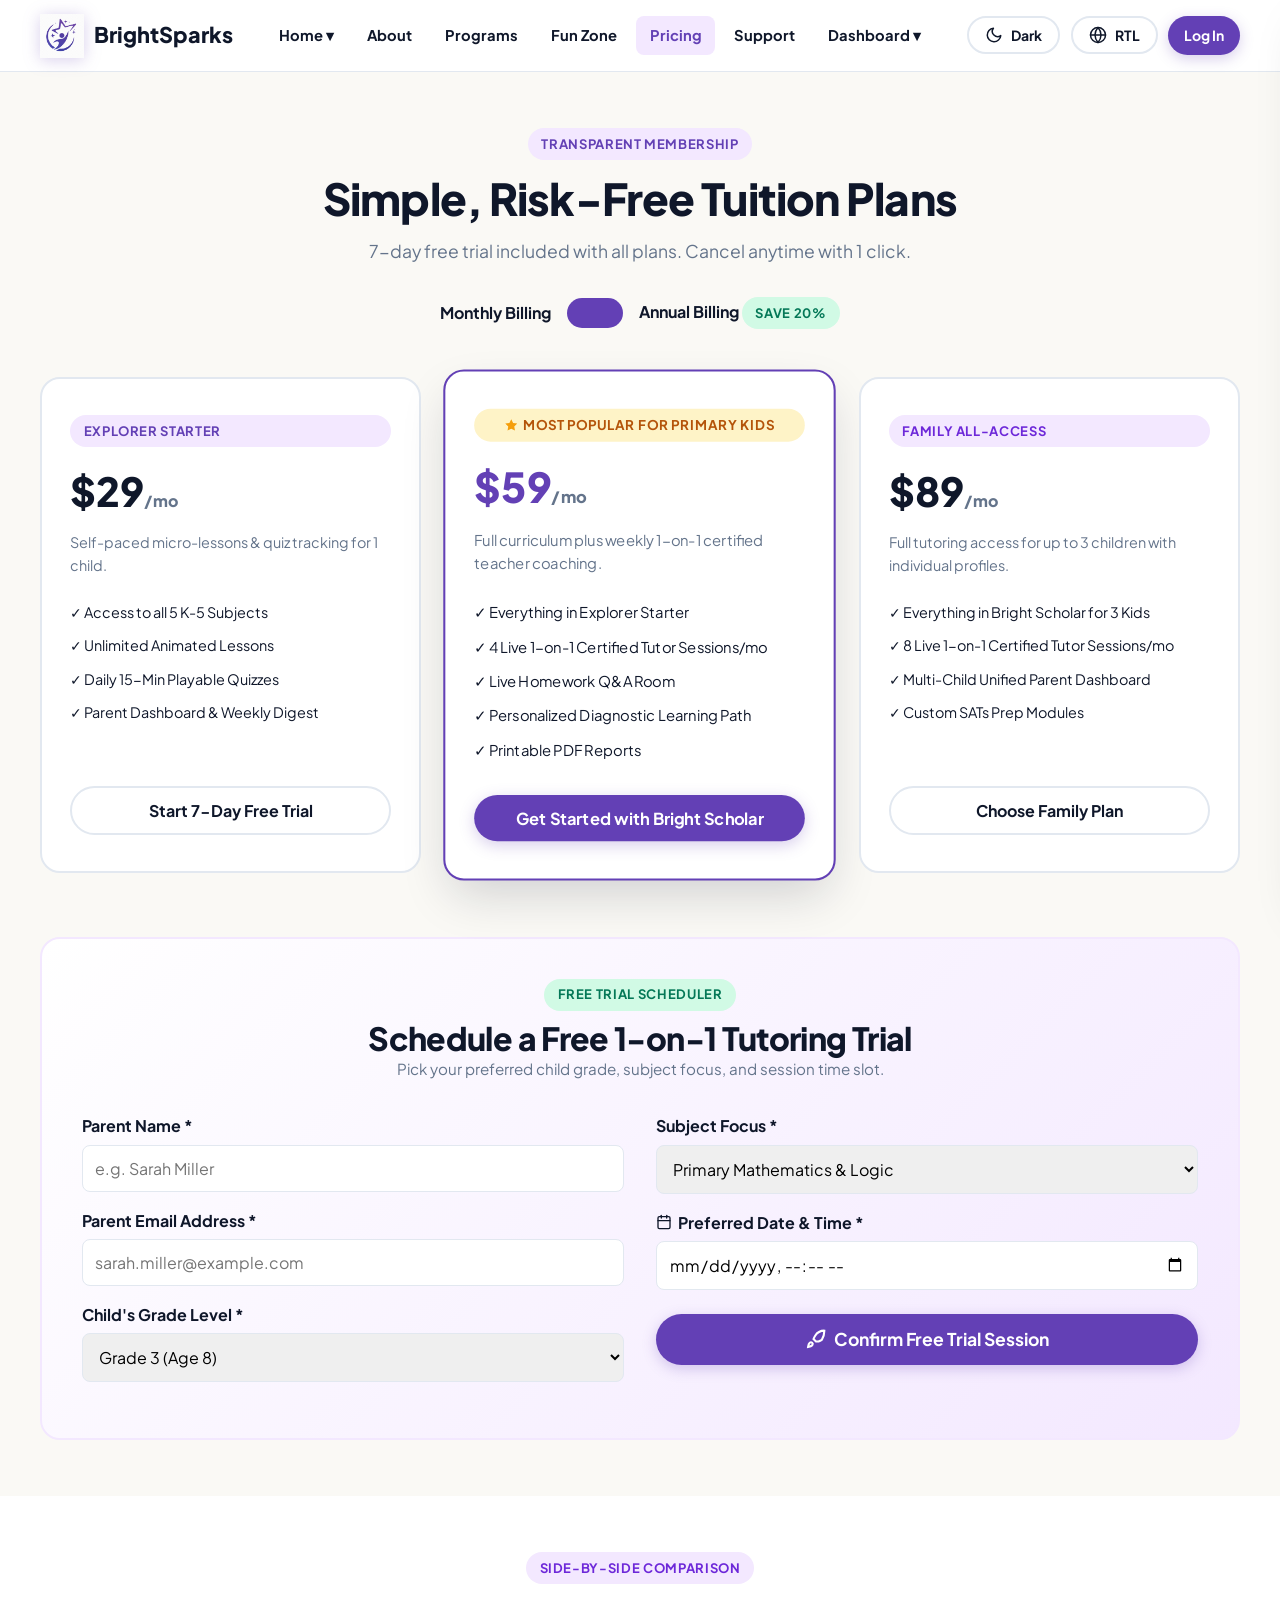
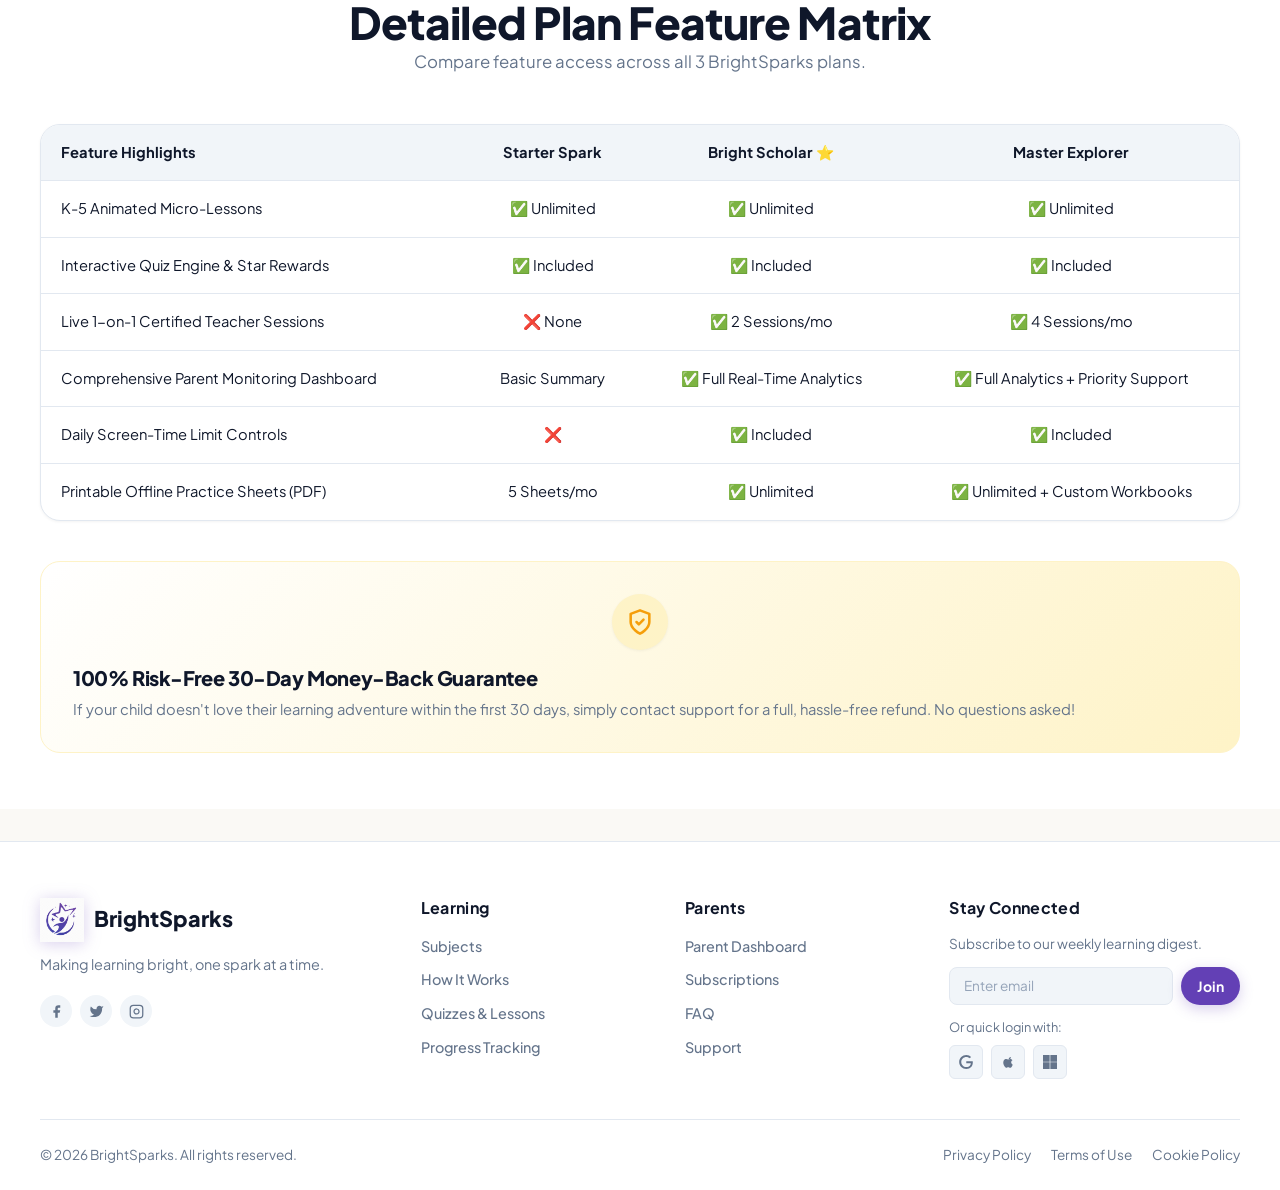
<file: pricing-booking.html>
<!DOCTYPE html>
<html lang="en">

<head>
  <meta charset="UTF-8" />
  <meta name="viewport" content="width=device-width, initial-scale=1.0" />
  <title>Pricing Plans & Schedule Free Trial | BrightSparks</title>
  <meta name="description"
    content="Select transparent primary tutoring plans or schedule a free 1-on-1 trial session with certified primary teachers." />

  <link rel="stylesheet" href="assets/css/style.css" />
  <link rel="stylesheet" href="assets/css/dark-mode.css" />
  <link rel="stylesheet" href="assets/css/rtl.css" />
  <link rel="icon" type="image/png" href="assets/logo1.png">
</head>

<body>

  <!-- Site Header -->
  <header class="site-header">
    <div class="container flex items-center justify-between">
      <a href="index.html" class="nav-logo">
        <img src="assets/logo1.png" alt="BrightSparks Logo" class="logo-img" />
        <span>BrightSparks</span>
      </a>

      <nav class="nav-menu">
        <div class="nav-item">
          <a href="index.html" class="nav-link">Home ▾</a>
          <div class="dropdown-menu">
            <a href="index.html" class="dropdown-item">Playful</a>
            <a href="home-2.html" class="dropdown-item">Academic</a>
          </div>
        </div>

        <div class="nav-item">
          <a href="about.html" class="nav-link">About</a>
        </div>

        <div class="nav-item">
          <a href="services.html" class="nav-link">Programs</a>
        </div>

        <div class="nav-item">
          <a href="fun.html" class="nav-link">Fun Zone</a>
        </div>

        <div class="nav-item">
          <a href="pricing-booking.html" class="nav-link active">Pricing</a>
        </div>

        <div class="nav-item">
          <a href="support.html" class="nav-link">Support</a>
        </div>

        <div class="nav-item">
          <a href="dashboard.html" class="nav-link">Dashboard ▾</a>
          <div class="dropdown-menu">
            <a href="parentdashboard.html" class="dropdown-item">Parent</a>
            <a href="dashboard.html" class="dropdown-item">Admin</a>
          </div>
        </div>
      </nav>

      <!-- Desktop Actions (Hidden on mobile screens) -->
      <div class="desktop-only-actions">
        <button class="theme-toggle-btn btn btn-outline btn-sm" title="Toggle Dark Mode"></button>
        <button class="rtl-toggle-btn btn btn-outline btn-sm" title="Toggle RTL">RTL</button>
        <a href="auth.html" class="btn btn-primary btn-sm">Log In</a>
      </div>

      <!-- Mobile Hamburger Menu Button (Visible on mobile screens) -->
      <button id="mobile-menu-open" class="mobile-menu-btn" title="Open Menu">
        <svg width="22" height="22" viewBox="0 0 24 24" fill="none" stroke="currentColor" stroke-width="2.5"
          stroke-linecap="round">
          <line x1="3" y1="12" x2="21" y2="12" />
          <line x1="3" y1="6" x2="21" y2="6" />
          <line x1="3" y1="18" x2="21" y2="18" />
        </svg>
      </button>
    </div>
  </header>

  <!-- Mobile Drawer -->
  <div id="drawer-overlay" class="drawer-overlay"></div>
  <div id="mobile-drawer" class="mobile-drawer">
    <div class="flex items-center justify-between" style="margin-bottom: 1.25rem;">
      <span class="heading-sm">Menu & Settings</span>
      <button id="mobile-menu-close" style="font-size: 1.5rem; background: none; border: none; cursor: pointer; color: var(--text-main);">✕</button>
    </div>

    <!-- Navigation Menu Links -->
    <ul class="flex flex-col" style="gap: 0.75rem; margin-bottom: 1.25rem;">
      <li>
        <div style="font-weight: 700; color: var(--text-main); margin-bottom: 0.35rem; font-size: 0.95rem;">Home</div>
        <ul style="display: flex; flex-direction: column; gap: 0.45rem; padding-left: 0.85rem; border-left: 2px solid var(--primary-light);">
          <li><a href="index.html" class="nav-link">Playful</a></li>
          <li><a href="home-2.html" class="nav-link">Academic</a></li>
        </ul>
      </li>
      <li><a href="about.html" class="nav-link">About</a></li>
      <li><a href="services.html" class="nav-link">Programs</a></li>
      <li><a href="fun.html" class="nav-link">Fun Zone</a></li>
      <li><a href="pricing-booking.html" class="nav-link active">Pricing</a></li>
      <li><a href="support.html" class="nav-link">Support</a></li>
      <li>
        <div style="font-weight: 700; color: var(--text-main); margin-bottom: 0.35rem; font-size: 0.95rem;">Dashboards</div>
        <ul style="display: flex; flex-direction: column; gap: 0.45rem; padding-left: 0.85rem; border-left: 2px solid var(--primary-light);">
          <li><a href="parentdashboard.html" class="nav-link">Parent</a></li>
          <li><a href="dashboard.html" class="nav-link">Admin</a></li>
        </ul>
      </li>
    </ul>

    <!-- Toggles & Account Actions placed at the bottom after navigation menu -->
    <div style="display: flex; flex-direction: column; gap: 0.65rem; padding-top: 1.25rem; border-top: 1px solid var(--border-color);">
      <div style="display: flex; gap: 0.5rem;">
        <button class="theme-toggle-btn btn btn-outline btn-sm flex items-center justify-center" style="flex: 1; gap: 0.35rem;" title="Toggle Dark Mode"></button>
        <button class="rtl-toggle-btn btn btn-outline btn-sm flex items-center justify-center" style="flex: 1; gap: 0.35rem;" title="Toggle RTL">RTL</button>
      </div>
      <a href="auth.html" class="btn btn-primary btn-sm flex items-center justify-center" style="width: 100%;">Sign In / Register</a>
    </div>
  </div>

  <main style="padding-top: 72px;">
    <!-- Section 1: Pricing Hero & Toggle -->
    <section class="section-padding">
      <div class="container">
        <div class="section-header">
          <div class="badge badge-primary" style="margin-bottom: 0.75rem;">Transparent Membership</div>
          <h1 class="heading-lg">Simple, Risk-Free Tuition Plans</h1>
          <p style="font-size: 1.1rem; color: var(--text-muted); margin-top: 0.75rem;">
            7-day free trial included with all plans. Cancel anytime with 1 click.
          </p>

          <!-- Monthly / Annual Toggle -->
          <div class="flex justify-center items-center" style="gap: 1rem; margin-top: 2rem;">
            <span style="font-weight: 700;">Monthly Billing</span>
            <label style="position: relative; display: inline-block; width: 56px; height: 30px;">
              <input id="pricing-billing-toggle" type="checkbox" style="opacity: 0; width: 0; height: 0;" />
              <span
                style="position: absolute; cursor: pointer; inset: 0; background: var(--primary); border-radius: 30px; transition: .3s;"></span>
            </label>
            <span style="font-weight: 700;">Annual Billing <span class="badge badge-emerald">Save 20%</span></span>
          </div>
        </div>

        <div class="grid-3" style="margin-bottom: 4rem;">
          <!-- Plan 1 -->
          <div class="pricing-card">
            <div class="badge badge-primary" style="margin-bottom: 0.75rem;">Explorer Starter</div>
            <div style="font-size: 2.5rem; font-weight: 800; color: var(--text-main); margin-bottom: 0.5rem;">
              <span data-monthly-price="29" data-annual-price="20">$29</span><span
                style="font-size: 1rem; color: var(--text-muted);">/mo</span>
            </div>
            <p style="color: var(--text-muted); font-size: 0.9rem; margin-bottom: 1.5rem;">
              Self-paced micro-lessons & quiz tracking for 1 child.
            </p>
            <ul
              style="display: flex; flex-direction: column; gap: 0.65rem; font-size: 0.9rem; margin-bottom: 2rem; flex: 1;">
              <li>✓ Access to all 5 K-5 Subjects</li>
              <li>✓ Unlimited Animated Lessons</li>
              <li>✓ Daily 15-Min Playable Quizzes</li>
              <li>✓ Parent Dashboard & Weekly Digest</li>
            </ul>
            <button class="btn btn-outline" onclick="document.getElementById('booking-section').scrollIntoView({behavior:'smooth'})">Start 7-Day Free Trial</button>
          </div>

          <!-- Plan 2 (Popular) -->
          <div class="pricing-card popular">
            <div class="badge badge-amber flex items-center justify-center"
              style="gap: 0.25rem; margin-bottom: 0.75rem;">
              <svg width="14" height="14" viewBox="0 0 24 24" fill="#F59E0B">
                <path
                  d="M12 2l3.09 6.26L22 9.27l-5 4.87 1.18 6.88L12 17.77l-6.18 3.25L7 14.14 2 9.27l6.91-1.01L12 2z" />
              </svg>
              <span>Most Popular for Primary Kids</span>
            </div>
            <div style="font-size: 2.5rem; font-weight: 800; color: var(--primary); margin-bottom: 0.5rem;">
              <span data-monthly-price="59" data-annual-price="45">$59</span><span
                style="font-size: 1rem; color: var(--text-muted);">/mo</span>
            </div>
            <p style="color: var(--text-muted); font-size: 0.9rem; margin-bottom: 1.5rem;">
              Full curriculum plus weekly 1-on-1 certified teacher coaching.
            </p>
            <ul
              style="display: flex; flex-direction: column; gap: 0.65rem; font-size: 0.9rem; margin-bottom: 2rem; flex: 1;">
              <li>✓ Everything in Explorer Starter</li>
              <li>✓ 4 Live 1-on-1 Certified Tutor Sessions/mo</li>
              <li>✓ Live Homework Q&A Room</li>
              <li>✓ Personalized Diagnostic Learning Path</li>
              <li>✓ Printable PDF Reports</li>
            </ul>
            <button class="btn btn-primary" onclick="document.getElementById('booking-section').scrollIntoView({behavior:'smooth'})">Get Started with Bright Scholar</button>
          </div>

          <!-- Plan 3 -->
          <div class="pricing-card">
            <div class="badge badge-purple" style="margin-bottom: 0.75rem;">Family All-Access</div>
            <div style="font-size: 2.5rem; font-weight: 800; color: var(--text-main); margin-bottom: 0.5rem;">
              <span data-monthly-price="89" data-annual-price="70">$89</span><span
                style="font-size: 1rem; color: var(--text-muted);">/mo</span>
            </div>
            <p style="color: var(--text-muted); font-size: 0.9rem; margin-bottom: 1.5rem;">
              Full tutoring access for up to 3 children with individual profiles.
            </p>
            <ul
              style="display: flex; flex-direction: column; gap: 0.65rem; font-size: 0.9rem; margin-bottom: 2rem; flex: 1;">
              <li>✓ Everything in Bright Scholar for 3 Kids</li>
              <li>✓ 8 Live 1-on-1 Certified Tutor Sessions/mo</li>
              <li>✓ Multi-Child Unified Parent Dashboard</li>
              <li>✓ Custom SATs Prep Modules</li>
            </ul>
            <button class="btn btn-outline" onclick="document.getElementById('booking-section').scrollIntoView({behavior:'smooth'})">Choose Family Plan</button>
          </div>
        </div>

        <!-- Integrated Free Trial Booking Form Section -->
        <div id="booking-section" class="card card-gradient-primary" style="padding: 2.5rem;">
          <div class="section-header" style="margin-bottom: 2rem;">
            <div class="badge badge-emerald" style="margin-bottom: 0.5rem;">Free Trial Scheduler</div>
            <h2 class="heading-md">Schedule a Free 1-on-1 Tutoring Trial</h2>
            <p style="color: var(--text-muted); font-size: 0.95rem;">Pick your preferred child grade, subject focus, and
              session time slot.</p>
          </div>

          <form id="trial-booking-form" class="grid-2">
            <div>
              <label style="display: block; font-weight: 700; margin-bottom: 0.35rem;">Parent Name *</label>
              <input id="booking-parent-name" type="text" required placeholder="e.g. Sarah Miller"
                style="width: 100%; padding: 0.75rem; border-radius: var(--radius-sm); border: 1px solid var(--border-color); margin-bottom: 1rem;" />

              <label style="display: block; font-weight: 700; margin-bottom: 0.35rem;">Parent Email Address *</label>
              <input type="email" required placeholder="sarah.miller@example.com"
                style="width: 100%; padding: 0.75rem; border-radius: var(--radius-sm); border: 1px solid var(--border-color); margin-bottom: 1rem;" />

              <label style="display: block; font-weight: 700; margin-bottom: 0.35rem;">Child's Grade Level *</label>
              <select id="booking-grade" required
                style="width: 100%; padding: 0.75rem; border-radius: var(--radius-sm); border: 1px solid var(--border-color); margin-bottom: 1rem;">
                <option value="Grade 1 (Age 6)">Grade 1 (Age 6)</option>
                <option value="Grade 2 (Age 7)">Grade 2 (Age 7)</option>
                <option value="Grade 3 (Age 8)" selected>Grade 3 (Age 8)</option>
                <option value="Grade 4 (Age 9)">Grade 4 (Age 9)</option>
                <option value="Grade 5 (Age 10)">Grade 5 (Age 10)</option>
              </select>
            </div>

            <div>
              <label style="display: block; font-weight: 700; margin-bottom: 0.35rem;">Subject Focus *</label>
              <select required
                style="width: 100%; padding: 0.75rem; border-radius: var(--radius-sm); border: 1px solid var(--border-color); margin-bottom: 1rem;">
                <option value="Math">Primary Mathematics & Logic</option>
                <option value="Reading">Phonics & Creative Reading</option>
                <option value="Science">Science & Space Explorers</option>
                <option value="Coding">Block Coding & Game Logic</option>
              </select>

              <label class="flex items-center" style="display: flex; font-weight: 700; margin-bottom: 0.35rem; gap: 0.35rem;">
                <svg width="16" height="16" viewBox="0 0 24 24" fill="none" stroke="currentColor" stroke-width="2" stroke-linecap="round" stroke-linejoin="round"><rect x="3" y="4" width="18" height="18" rx="2" ry="2"/><line x1="16" y1="2" x2="16" y2="6"/><line x1="8" y1="2" x2="8" y2="6"/><line x1="3" y1="10" x2="21" y2="10"/></svg>
                <span>Preferred Date &amp; Time *</span>
              </label>
              <input type="datetime-local" required
                style="width: 100%; padding: 0.75rem; border-radius: var(--radius-sm); border: 1px solid var(--border-color); margin-bottom: 1.5rem;" />

              <button type="submit" class="btn btn-primary btn-lg flex justify-center items-center"
                style="width: 100%; gap: 0.5rem;">
                <svg width="20" height="20" viewBox="0 0 24 24" fill="none" stroke="currentColor" stroke-width="2.5"
                  stroke-linecap="round">
                  <path d="M4.5 16.5c-1.5 1.26-2 5-2 5s3.74-.5 5-2c.71-.84.7-2.13-.09-2.91a2.18 2.18 0 0 0-2.91-.09z" />
                  <path
                    d="m12 15-3-3a22 22 0 0 1 2-3.95A12.88 12.88 0 0 1 22 2c0 2.72-.78 7.5-3.05 11a22.35 22.35 0 0 1-3.95 2z" />
                </svg>
                <span>Confirm Free Trial Session</span>
              </button>
            </div>
          </form>
        </div>
      </div>
    </section>

    <!-- Section 4: Detailed Plan Feature Comparison Matrix & Money-Back Guarantee -->
    <section class="section-padding" style="background: var(--bg-surface);">
      <div class="container">
        <div class="section-header">
          <div class="badge badge-purple" style="margin-bottom: 0.75rem;">Side-by-Side Comparison</div>
          <h2 class="heading-lg">Detailed Plan Feature Matrix</h2>
          <p style="color: var(--text-muted); font-size: 1.05rem;">Compare feature access across all 3 BrightSparks plans.</p>
        </div>

        <div class="comparison-table-wrapper" style="margin-bottom: 2.5rem;">
          <table class="comparison-table">
            <thead>
              <tr>
                <th style="min-width: 230px;">Feature Highlights</th>
                <th style="min-width: 140px; text-align: center; white-space: nowrap;">Starter Spark</th>
                <th style="min-width: 155px; text-align: center; white-space: nowrap;">Bright Scholar ⭐</th>
                <th style="min-width: 155px; text-align: center; white-space: nowrap;">Master Explorer</th>
              </tr>
            </thead>
            <tbody>
              <tr>
                <td>K-5 Animated Micro-Lessons</td>
                <td style="text-align: center;">✅ Unlimited</td>
                <td style="text-align: center;">✅ Unlimited</td>
                <td style="text-align: center;">✅ Unlimited</td>
              </tr>
              <tr>
                <td>Interactive Quiz Engine & Star Rewards</td>
                <td style="text-align: center;">✅ Included</td>
                <td style="text-align: center;">✅ Included</td>
                <td style="text-align: center;">✅ Included</td>
              </tr>
              <tr>
                <td>Live 1-on-1 Certified Teacher Sessions</td>
                <td style="text-align: center;">❌ None</td>
                <td style="text-align: center;">✅ 2 Sessions/mo</td>
                <td style="text-align: center;">✅ 4 Sessions/mo</td>
              </tr>
              <tr>
                <td>Comprehensive Parent Monitoring Dashboard</td>
                <td style="text-align: center;">Basic Summary</td>
                <td style="text-align: center;">✅ Full Real-Time Analytics</td>
                <td style="text-align: center;">✅ Full Analytics + Priority Support</td>
              </tr>
              <tr>
                <td>Daily Screen-Time Limit Controls</td>
                <td style="text-align: center;">❌</td>
                <td style="text-align: center;">✅ Included</td>
                <td style="text-align: center;">✅ Included</td>
              </tr>
              <tr>
                <td>Printable Offline Practice Sheets (PDF)</td>
                <td style="text-align: center;">5 Sheets/mo</td>
                <td style="text-align: center;">✅ Unlimited</td>
                <td style="text-align: center;">✅ Unlimited + Custom Workbooks</td>
              </tr>
            </tbody>
          </table>
        </div>

        <!-- 30-Day Guarantee Banner -->
        <div class="card text-center" style="max-width: 720px; margin: 0 auto; border-color: var(--accent-amber-light); background: linear-gradient(135deg, var(--bg-surface), #FEF3C7); padding: 2rem;">
          <div style="width: 56px; height: 56px; border-radius: 50%; background: var(--accent-amber-light); color: var(--accent-amber); display: flex; align-items: center; justify-content: center; margin: 0 auto 1rem; box-shadow: var(--shadow-sm);">
            <svg width="28" height="28" viewBox="0 0 24 24" fill="none" stroke="currentColor" stroke-width="2.2" stroke-linecap="round" stroke-linejoin="round">
              <path d="M12 22s8-4 8-10V5l-8-3-8 3v7c0 6 8 10 8 10z"></path>
              <polyline points="9 12 11 14 15 10"></polyline>
            </svg>
          </div>
          <h3 class="heading-sm" style="margin-bottom: 0.5rem;">100% Risk-Free 30-Day Money-Back Guarantee</h3>
          <p style="color: var(--text-muted); font-size: 0.92rem; line-height: 1.5;">
            If your child doesn't love their learning adventure within the first 30 days, simply contact support for a full, hassle-free refund. No questions asked!
          </p>
        </div>
      </div>
    </section>
  </main>

  <!-- User Recommended Site Footer -->
  <footer class="site-footer">
    <div class="container">
      <div class="footer-grid">
        <!-- 1. Brand Area -->
        <div class="footer-brand">
          <a href="index.html" class="nav-logo">
            <img src="assets/logo1.png" alt="BrightSparks Logo" class="logo-img" />
            <span>BrightSparks</span>
          </a>
          <p class="footer-tagline">Making learning bright, one spark at a time.</p>
          <div class="social-pills">
            <a href="javascript:void(0)" class="social-pill" title="Facebook">
              <svg width="15" height="15" viewBox="0 0 24 24" fill="currentColor">
                <path d="M18 2h-3a5 5 0 0 0-5 5v3H7v4h3v8h4v-8h3l1-4h-4V7a1 1 0 0 1 1-1h3z" />
              </svg>
            </a>
            <a href="javascript:void(0)" class="social-pill" title="Twitter / X">
              <svg width="15" height="15" viewBox="0 0 24 24" fill="currentColor">
                <path
                  d="M23 3a10.9 10.9 0 0 1-3.14 1.53 4.48 4.48 0 0 0-7.86 3v1A10.66 10.66 0 0 1 3 4s-4 9 5 13a11.64 11.64 0 0 1-7 2c9 5 20 0 20-11.5a4.5 4.5 0 0 0-.08-.83A7.72 7.72 0 0 0 23 3z" />
              </svg>
            </a>
            <a href="javascript:void(0)" class="social-pill" title="Instagram">
              <svg width="15" height="15" viewBox="0 0 24 24" fill="none" stroke="currentColor" stroke-width="2">
                <rect x="2" y="2" width="20" height="20" rx="5" ry="5" />
                <path d="M16 11.37A4 4 0 1 1 12.63 8 4 4 0 0 1 16 11.37z" />
                <line x1="17.5" y1="6.5" x2="17.51" y2="6.5" />
              </svg>
            </a>
          </div>
        </div>

        <!-- 2. Learning -->
        <div>
          <h4 class="footer-title">Learning</h4>
          <ul class="footer-links">
            <li><a href="services.html">Subjects</a></li>
            <li><a href="index.html#how-it-works">How It Works</a></li>
            <li><a href="dashboard.html">Quizzes & Lessons</a></li>
            <li><a href="parentdashboard.html">Progress Tracking</a></li>
          </ul>
        </div>

        <!-- 3. Parents -->
        <div>
          <h4 class="footer-title">Parents</h4>
          <ul class="footer-links">
            <li><a href="parentdashboard.html">Parent Dashboard</a></li>
            <li><a href="pricing-booking.html">Subscriptions</a></li>
            <li><a href="support.html#faq">FAQ</a></li>
            <li><a href="support.html">Support</a></li>
          </ul>
        </div>

        <!-- 4. Newsletter & Social Logins -->
        <div>
          <h4 class="footer-title">Stay Connected</h4>
          <p style="font-size: 0.85rem; color: var(--text-muted); margin-bottom: 0.75rem;">
            Subscribe to our weekly learning digest.
          </p>
          <form class="footer-newsletter"
            onsubmit="event.preventDefault(); showToast('Subscribed to weekly digest!'); this.reset();">
            <div class="flex" style="gap: 0.5rem; margin-bottom: 0.75rem;">
              <input type="email" required placeholder="Enter email" style="margin-bottom: 0;" />
              <button type="submit" class="btn btn-primary btn-sm flex items-center justify-center"
                style="white-space: nowrap;">
                <span>Join</span>
              </button>
            </div>
          </form>
          <div style="font-size: 0.8rem; color: var(--text-muted); margin-bottom: 0.5rem;">Or quick login with:</div>
          <div class="flex" style="gap: 0.5rem;">
            <a href="auth.html" class="social-login-btn" title="Sign in with Google">
              <svg width="14" height="14" viewBox="0 0 24 24" fill="currentColor">
                <path
                  d="M12.48 10.92v3.28h7.84c-.24 1.84-.853 3.187-1.787 4.133-1.147 1.147-2.933 2.4-6.053 2.4-4.827 0-8.6-3.893-8.6-8.72s3.773-8.72 8.6-8.72c2.6 0 4.507 1.027 5.907 2.347l2.307-2.307C18.747 1.44 16.133 0 12.48 0 5.867 0 .307 5.387.307 12s5.56 12 12.173 12c3.573 0 6.267-1.173 8.373-3.36 2.16-2.16 2.84-5.213 2.84-7.667 0-.76-.053-1.467-.173-2.053H12.48z" />
              </svg>
            </a>
            <a href="auth.html" class="social-login-btn" title="Sign in with Apple">
              <svg width="14" height="14" viewBox="0 0 24 24" fill="currentColor">
                <path
                  d="M18.71 19.5c-.83 1.24-1.71 2.45-3.05 2.47-1.34.03-1.77-.79-3.29-.79-1.53 0-2 .77-3.27.82-1.31.05-2.3-1.32-3.14-2.53C4.25 17 2.94 12.45 4.7 9.39c.87-1.52 2.43-2.48 4.12-2.51 1.28-.02 2.5.87 3.29.87.78 0 2.26-1.07 3.81-.91.65.03 2.47.26 3.64 1.98-.09.06-2.17 1.28-2.15 3.81.03 3.02 2.65 4.03 2.68 4.04-.03.07-.42 1.44-1.38 2.83M15.97 6.37c.66-.8 1.11-1.92.99-3.04-.96.04-2.12.64-2.8 1.44-.61.71-1.14 1.86-1 2.98 1.07.08 2.15-.58 2.81-1.38z" />
              </svg>
            </a>
            <a href="auth.html" class="social-login-btn" title="Sign in with Microsoft">
              <svg width="14" height="14" viewBox="0 0 24 24" fill="currentColor">
                <path
                  d="M11.4 24H0V12.6h11.4V24zM24 24H12.6V12.6H24V24zM11.4 11.4H0V0h11.4v11.4zM24 11.4H12.6V0H24v11.4z" />
              </svg>
            </a>
          </div>
        </div>
      </div>

      <!-- Bottom Bar -->
      <div class="footer-bottom">
        <div>© 2026 BrightSparks. All rights reserved.</div>
        <div class="flex" style="gap: 1.25rem;">
          <a href="support.html">Privacy Policy</a>
          <a href="support.html">Terms of Use</a>
          <a href="support.html">Cookie Policy</a>
        </div>
      </div>
    </div>
  </footer>

  <script src="assets/js/main.js"></script>
</body>

</html>
</file>
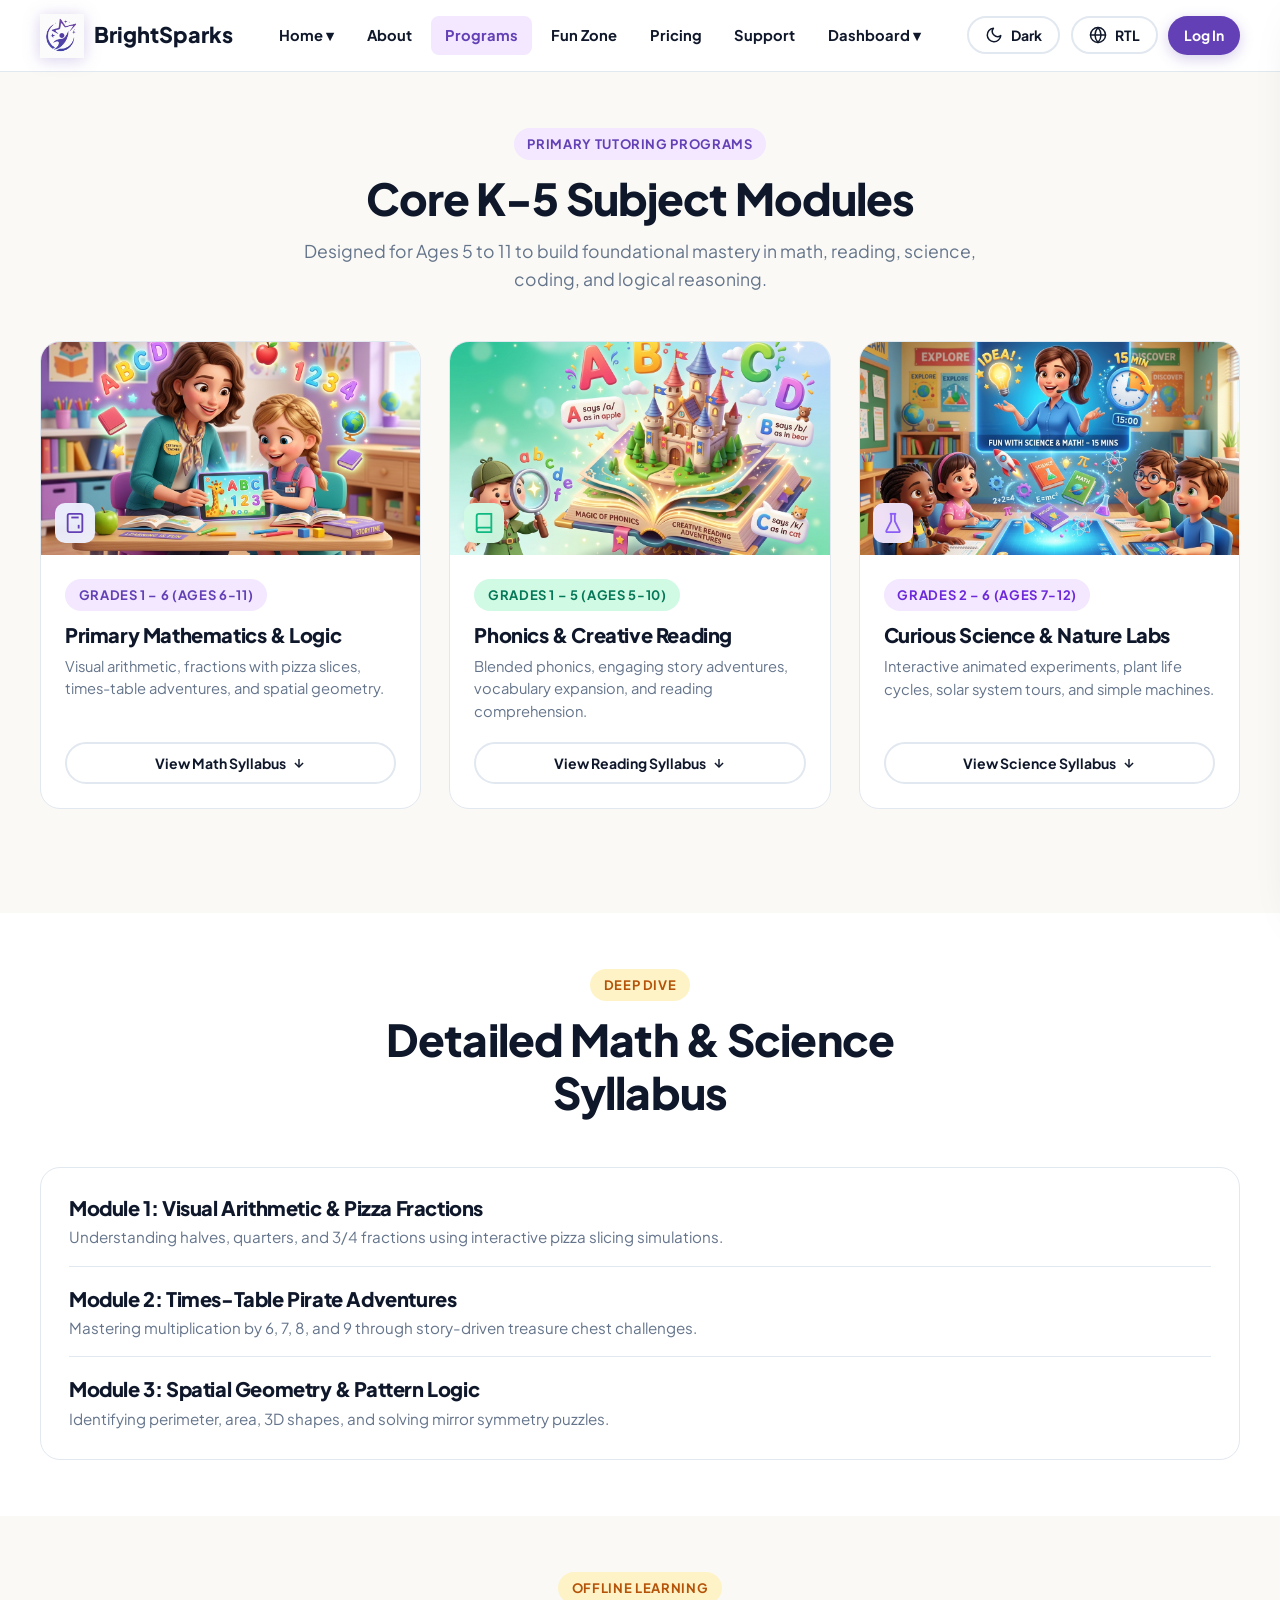
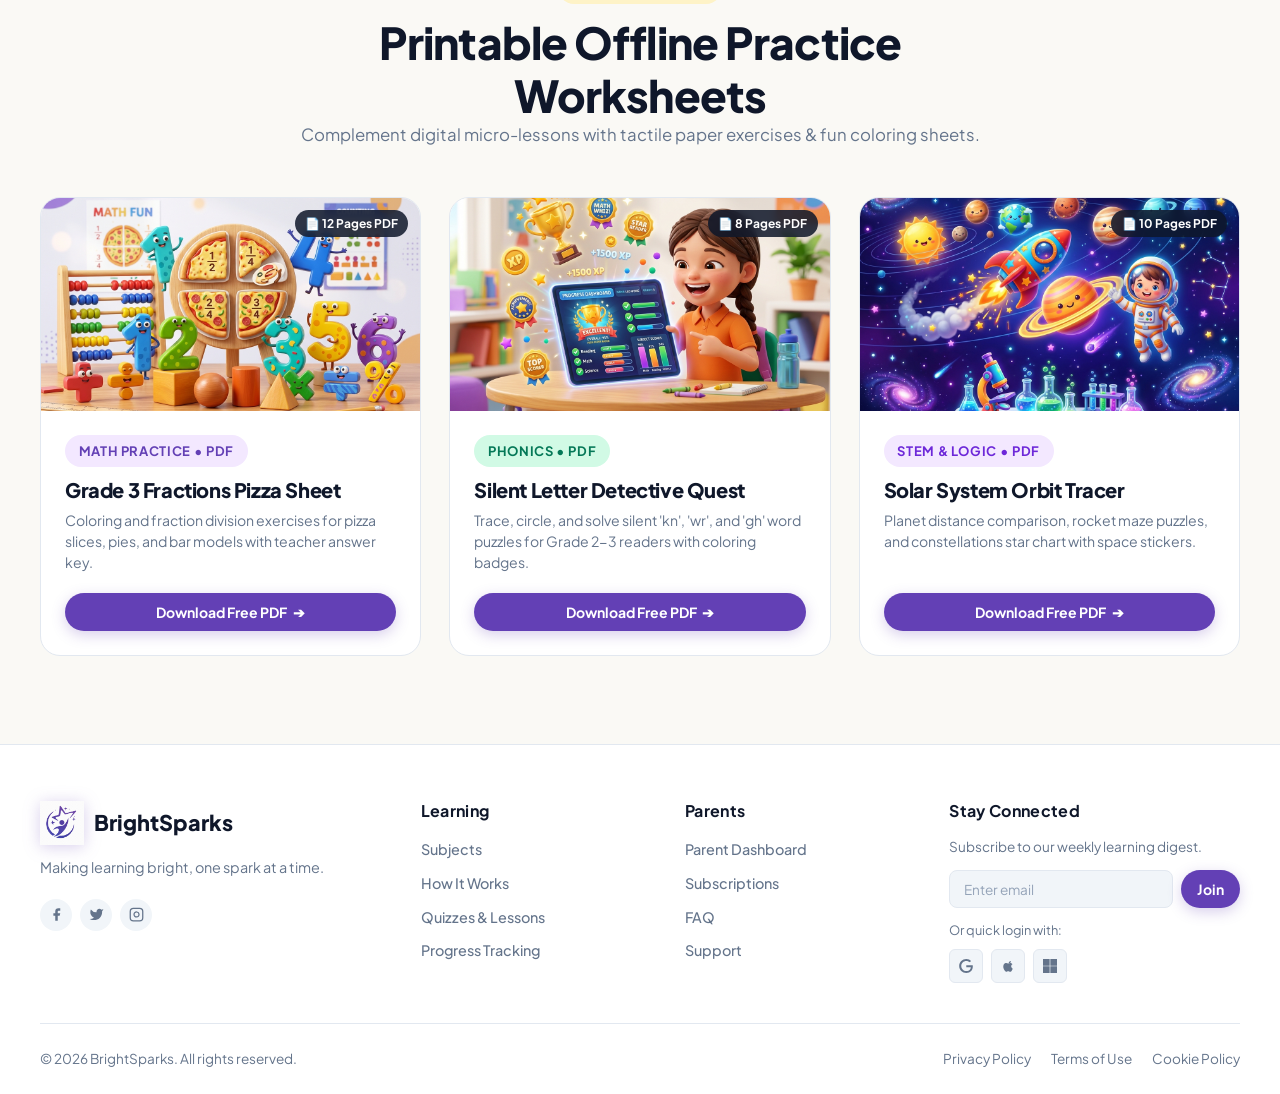
<file: services.html>
<!DOCTYPE html>
<html lang="en">

<head>
  <meta charset="UTF-8" />
  <meta name="viewport" content="width=device-width, initial-scale=1.0" />
  <title>Programs, Syllabus & K-5 Curriculum | BrightSparks</title>
  <meta name="description"
    content="Explore our core primary tutoring programs, detailed subject syllabus breakdowns, and K-5 grade-level milestones." />

  <link rel="stylesheet" href="assets/css/style.css" />
  <link rel="stylesheet" href="assets/css/dark-mode.css" />
  <link rel="stylesheet" href="assets/css/rtl.css" />
  <link rel="icon" type="image/png" href="assets/logo1.png">
</head>

<body>

  <!-- Site Header -->
  <header class="site-header">
    <div class="container flex items-center justify-between">
      <a href="index.html" class="nav-logo">
        <img src="assets/logo1.png" alt="BrightSparks Logo" class="logo-img" />
        <span>BrightSparks</span>
      </a>

      <nav class="nav-menu">
        <div class="nav-item">
          <a href="index.html" class="nav-link">Home ▾</a>
          <div class="dropdown-menu">
            <a href="index.html" class="dropdown-item">Playful</a>
            <a href="home-2.html" class="dropdown-item">Academic</a>
          </div>
        </div>

        <div class="nav-item">
          <a href="about.html" class="nav-link">About</a>
        </div>

        <div class="nav-item">
          <a href="services.html" class="nav-link active">Programs</a>
        </div>

        <div class="nav-item">
          <a href="fun.html" class="nav-link">Fun Zone</a>
        </div>

        <div class="nav-item">
          <a href="pricing-booking.html" class="nav-link">Pricing</a>
        </div>

        <div class="nav-item">
          <a href="support.html" class="nav-link">Support</a>
        </div>

        <div class="nav-item">
          <a href="dashboard.html" class="nav-link">Dashboard ▾</a>
          <div class="dropdown-menu">
            <a href="parentdashboard.html" class="dropdown-item">Parent</a>
            <a href="dashboard.html" class="dropdown-item">Admin</a>
          </div>
        </div>
      </nav>

      <!-- Desktop Actions (Hidden on mobile screens) -->
      <div class="desktop-only-actions">
        <button class="theme-toggle-btn btn btn-outline btn-sm" title="Toggle Dark Mode"></button>
        <button class="rtl-toggle-btn btn btn-outline btn-sm" title="Toggle RTL">RTL</button>
        <a href="auth.html" class="btn btn-primary btn-sm">Log In</a>
      </div>

      <!-- Mobile Hamburger Menu Button (Visible on mobile screens) -->
      <button id="mobile-menu-open" class="mobile-menu-btn" title="Open Menu">
        <svg width="22" height="22" viewBox="0 0 24 24" fill="none" stroke="currentColor" stroke-width="2.5"
          stroke-linecap="round">
          <line x1="3" y1="12" x2="21" y2="12" />
          <line x1="3" y1="6" x2="21" y2="6" />
          <line x1="3" y1="18" x2="21" y2="18" />
        </svg>
      </button>
    </div>
  </header>

  <!-- Mobile Drawer -->
  <div id="drawer-overlay" class="drawer-overlay"></div>
  <div id="mobile-drawer" class="mobile-drawer">
    <div class="flex items-center justify-between" style="margin-bottom: 1.25rem;">
      <span class="heading-sm">Menu & Settings</span>
      <button id="mobile-menu-close" style="font-size: 1.5rem; background: none; border: none; cursor: pointer; color: var(--text-main);">✕</button>
    </div>

    <!-- Navigation Menu Links -->
    <ul class="flex flex-col" style="gap: 0.75rem; margin-bottom: 1.25rem;">
      <li>
        <div style="font-weight: 700; color: var(--text-main); margin-bottom: 0.35rem; font-size: 0.95rem;">Home</div>
        <ul style="display: flex; flex-direction: column; gap: 0.45rem; padding-left: 0.85rem; border-left: 2px solid var(--primary-light);">
          <li><a href="index.html" class="nav-link">Playful</a></li>
          <li><a href="home-2.html" class="nav-link">Academic</a></li>
        </ul>
      </li>
      <li><a href="about.html" class="nav-link">About</a></li>
      <li><a href="services.html" class="nav-link active">Programs</a></li>
      <li><a href="fun.html" class="nav-link">Fun Zone</a></li>
      <li><a href="pricing-booking.html" class="nav-link">Pricing</a></li>
      <li><a href="support.html" class="nav-link">Support</a></li>
      <li>
        <div style="font-weight: 700; color: var(--text-main); margin-bottom: 0.35rem; font-size: 0.95rem;">Dashboards</div>
        <ul style="display: flex; flex-direction: column; gap: 0.45rem; padding-left: 0.85rem; border-left: 2px solid var(--primary-light);">
          <li><a href="parentdashboard.html" class="nav-link">Parent</a></li>
          <li><a href="dashboard.html" class="nav-link">Admin</a></li>
        </ul>
      </li>
    </ul>

    <!-- Toggles & Account Actions placed at the bottom after navigation menu -->
    <div style="display: flex; flex-direction: column; gap: 0.65rem; padding-top: 1.25rem; border-top: 1px solid var(--border-color);">
      <div style="display: flex; gap: 0.5rem;">
        <button class="theme-toggle-btn btn btn-outline btn-sm flex items-center justify-center" style="flex: 1; gap: 0.35rem;" title="Toggle Dark Mode"></button>
        <button class="rtl-toggle-btn btn btn-outline btn-sm flex items-center justify-center" style="flex: 1; gap: 0.35rem;" title="Toggle RTL">RTL</button>
      </div>
      <a href="auth.html" class="btn btn-primary btn-sm flex items-center justify-center" style="width: 100%;">Sign In / Register</a>
    </div>
  </div>

  <main style="padding-top: 72px;">
    <!-- Section 1: Core Subjects Overview -->
    <section class="section-padding">
      <div class="container">
        <div class="section-header">
          <div class="badge badge-primary" style="margin-bottom: 0.75rem;">Primary Tutoring Programs</div>
          <h1 class="heading-lg">Core K-5 Subject Modules</h1>
          <p style="font-size: 1.1rem; color: var(--text-muted); margin-top: 0.75rem;">
            Designed for Ages 5 to 11 to build foundational mastery in math, reading, science, coding, and logical
            reasoning.
          </p>
        </div>

        <div class="grid-3" style="margin-bottom: 3rem;">
          <div class="subject-card" style="padding: 0; overflow: hidden;">
            <div class="card-img-wrapper" style="height: 190px;">
              <img src="assets/images/home2_pillar_teachers.jpg" alt="Primary Mathematics & Logic - 1-on-1 Certified Teacher" />
              <div style="position: absolute; bottom: 0.75rem; left: 0.85rem; width: 40px; height: 40px; border-radius: 10px; background: rgba(238, 242, 255, 0.95); backdrop-filter: blur(4px); color: #6340B5; display: flex; align-items: center; justify-content: center; box-shadow: var(--shadow-md);">
                <svg width="22" height="22" viewBox="0 0 24 24" fill="none" stroke="currentColor" stroke-width="2">
                  <rect x="4" y="2" width="16" height="20" rx="2" />
                  <line x1="8" y1="6" x2="16" y2="6" />
                  <line x1="16" y1="14" x2="16" y2="18" />
                  <path d="M16 10h.01" />
                  <path d="M12 10h.01" />
                  <path d="M8 10h.01" />
                  <path d="M12 14h.01" />
                  <path d="M8 14h.01" />
                  <path d="M12 18h.01" />
                  <path d="M8 18h.01" />
                </svg>
              </div>
            </div>
            <div style="padding: 1.5rem; display: flex; flex-direction: column; justify-content: space-between; flex: 1;">
              <div>
                <div class="badge badge-primary" style="margin-bottom: 0.75rem;">Grades 1 – 6 (Ages 6-11)</div>
                <h3 class="heading-sm" style="margin-bottom: 0.5rem;">Primary Mathematics & Logic</h3>
                <p style="color: var(--text-muted); font-size: 0.92rem; margin-bottom: 1.25rem; line-height: 1.5;">
                  Visual arithmetic, fractions with pizza slices, times-table adventures, and spatial geometry.
                </p>
              </div>
              <a href="#syllabus-detail-box" class="btn btn-outline btn-sm flex items-center justify-center"
                style="gap: 0.35rem;">
                <span>View Math Syllabus</span>
                <svg width="14" height="14" viewBox="0 0 24 24" fill="none" stroke="currentColor" stroke-width="2.5">
                  <line x1="12" y1="5" x2="12" y2="19" />
                  <polyline points="19 12 12 19 5 12" />
                </svg>
              </a>
            </div>
          </div>

          <div class="subject-card" style="padding: 0; overflow: hidden;">
            <div class="card-img-wrapper" style="height: 190px;">
              <img src="assets/images/subject_reading.jpg" alt="Phonics & Creative Reading - Pop-Up Storybook Castle" />
              <div style="position: absolute; bottom: 0.75rem; left: 0.85rem; width: 40px; height: 40px; border-radius: 10px; background: rgba(209, 250, 229, 0.95); backdrop-filter: blur(4px); color: #10B981; display: flex; align-items: center; justify-content: center; box-shadow: var(--shadow-md);">
                <svg width="22" height="22" viewBox="0 0 24 24" fill="none" stroke="currentColor" stroke-width="2">
                  <path d="M4 19.5A2.5 2.5 0 0 1 6.5 17H20" />
                  <path d="M6.5 2H20v20H6.5A2.5 2.5 0 0 1 4 19.5v-15A2.5 2.5 0 0 1 6.5 2z" />
                </svg>
              </div>
            </div>
            <div style="padding: 1.5rem; display: flex; flex-direction: column; justify-content: space-between; flex: 1;">
              <div>
                <div class="badge badge-emerald" style="margin-bottom: 0.75rem;">Grades 1 – 5 (Ages 5-10)</div>
                <h3 class="heading-sm" style="margin-bottom: 0.5rem;">Phonics & Creative Reading</h3>
                <p style="color: var(--text-muted); font-size: 0.92rem; margin-bottom: 1.25rem; line-height: 1.5;">
                  Blended phonics, engaging story adventures, vocabulary expansion, and reading comprehension.
                </p>
              </div>
              <a href="#syllabus-detail-box" class="btn btn-outline btn-sm flex items-center justify-center"
                style="gap: 0.35rem;">
                <span>View Reading Syllabus</span>
                <svg width="14" height="14" viewBox="0 0 24 24" fill="none" stroke="currentColor" stroke-width="2.5">
                  <line x1="12" y1="5" x2="12" y2="19" />
                  <polyline points="19 12 12 19 5 12" />
                </svg>
              </a>
            </div>
          </div>

          <div class="subject-card" style="padding: 0; overflow: hidden;">
            <div class="card-img-wrapper" style="height: 190px;">
              <img src="assets/images/step2_lessons.jpg" alt="Curious Science & Nature Labs - Classroom Micro-Lessons" />
              <div style="position: absolute; bottom: 0.75rem; left: 0.85rem; width: 40px; height: 40px; border-radius: 10px; background: rgba(243, 232, 255, 0.95); backdrop-filter: blur(4px); color: #8B5CF6; display: flex; align-items: center; justify-content: center; box-shadow: var(--shadow-md);">
                <svg width="22" height="22" viewBox="0 0 24 24" fill="none" stroke="currentColor" stroke-width="2">
                  <path
                    d="M10 2v7.527a2 2 0 0 1-.211.896L4.72 20.55A1 1 0 0 0 5.607 22h12.786a1 1 0 0 0 .886-1.45l-5.069-10.127A2 2 0 0 1 14 9.527V2" />
                  <line x1="8.5" y1="2" x2="15.5" y2="2" />
                </svg>
              </div>
            </div>
            <div style="padding: 1.5rem; display: flex; flex-direction: column; justify-content: space-between; flex: 1;">
              <div>
                <div class="badge badge-purple" style="margin-bottom: 0.75rem;">Grades 2 – 6 (Ages 7-12)</div>
                <h3 class="heading-sm" style="margin-bottom: 0.5rem;">Curious Science & Nature Labs</h3>
                <p style="color: var(--text-muted); font-size: 0.92rem; margin-bottom: 1.25rem; line-height: 1.5;">
                  Interactive animated experiments, plant life cycles, solar system tours, and simple machines.
                </p>
              </div>
              <a href="#syllabus-detail-box" class="btn btn-outline btn-sm flex items-center justify-center"
                style="gap: 0.35rem;">
                <span>View Science Syllabus</span>
                <svg width="14" height="14" viewBox="0 0 24 24" fill="none" stroke="currentColor" stroke-width="2.5">
                  <line x1="12" y1="5" x2="12" y2="19" />
                  <polyline points="19 12 12 19 5 12" />
                </svg>
              </a>
            </div>
          </div>
        </div>
      </div>
    </section>

    <!-- Section 2: Detailed Syllabus Breakdown -->
    <section id="syllabus-detail-box" class="section-padding" style="background: var(--bg-surface);">
      <div class="container">
        <div class="section-header">
          <div class="badge badge-amber" style="margin-bottom: 0.75rem;">Deep Dive</div>
          <h2 class="heading-lg">Detailed Math & Science Syllabus</h2>
        </div>

        <div class="card">
          <div style="display: flex; flex-direction: column; gap: 1.25rem;">
            <div style="border-bottom: 1px solid var(--border-color); padding-bottom: 1rem;">
              <h3 class="heading-sm" style="margin-bottom: 0.35rem;">Module 1: Visual Arithmetic & Pizza Fractions</h3>
              <p style="color: var(--text-muted); font-size: 0.95rem;">
                Understanding halves, quarters, and 3/4 fractions using interactive pizza slicing simulations.
              </p>
            </div>
            <div style="border-bottom: 1px solid var(--border-color); padding-bottom: 1rem;">
              <h3 class="heading-sm" style="margin-bottom: 0.35rem;">Module 2: Times-Table Pirate Adventures</h3>
              <p style="color: var(--text-muted); font-size: 0.95rem;">
                Mastering multiplication by 6, 7, 8, and 9 through story-driven treasure chest challenges.
              </p>
            </div>
            <div>
              <h3 class="heading-sm" style="margin-bottom: 0.35rem;">Module 3: Spatial Geometry & Pattern Logic</h3>
              <p style="color: var(--text-muted); font-size: 0.95rem;">
                Identifying perimeter, area, 3D shapes, and solving mirror symmetry puzzles.
              </p>
            </div>
          </div>
        </div>
      </div>
    </section>

    <!-- Section 3: Downloadable Offline Practice Worksheets Hub -->
    <section class="section-padding">
      <div class="container">
        <div class="section-header">
          <div class="badge badge-amber" style="margin-bottom: 0.75rem;">Offline Learning</div>
          <h2 class="heading-lg">Printable Offline Practice Worksheets</h2>
          <p style="color: var(--text-muted); font-size: 1.05rem;">Complement digital micro-lessons with tactile paper exercises & fun coloring sheets.</p>
        </div>

        <div class="grid-3">
          <div class="worksheet-card card-hover" style="padding: 0; overflow: hidden; display: flex; flex-direction: column;">
            <div class="card-img-wrapper" style="height: 180px; position: relative;">
              <img src="assets/images/subject_math.jpg" alt="Grade 3 Fractions Pizza Sheet - Pizza Slices & Fractions" />
              <div style="position: absolute; top: 0.75rem; right: 0.75rem; background: rgba(15, 23, 42, 0.85); backdrop-filter: blur(4px); color: #FFF; font-size: 0.75rem; font-weight: 700; padding: 0.25rem 0.65rem; border-radius: var(--radius-full);">
                📄 12 Pages PDF
              </div>
            </div>
            <div style="padding: 1.5rem; flex: 1; display: flex; flex-direction: column; justify-content: space-between;">
              <div>
                <div class="badge badge-primary" style="margin-bottom: 0.65rem;">Math Practice • PDF</div>
                <h3 class="heading-sm" style="margin-bottom: 0.5rem;">Grade 3 Fractions Pizza Sheet</h3>
                <p style="color: var(--text-muted); font-size: 0.88rem; margin-bottom: 1.25rem; line-height: 1.5;">
                  Coloring and fraction division exercises for pizza slices, pies, and bar models with teacher answer key.
                </p>
              </div>
              <a href="javascript:void(0)" class="btn btn-primary btn-sm flex items-center justify-center" onclick="showToast('📥 Downloading Fraction Worksheet PDF...', '📄');" style="gap: 0.35rem; width: 100%;">
                <span>Download Free PDF</span> ➔
              </a>
            </div>
          </div>

          <div class="worksheet-card card-hover" style="padding: 0; overflow: hidden; display: flex; flex-direction: column;">
            <div class="card-img-wrapper" style="height: 180px; position: relative;">
              <img src="assets/images/home2_pillar_testing.jpg" alt="Silent Letter Detective Quest - Kid Learning with Workbook & Crayons" />
              <div style="position: absolute; top: 0.75rem; right: 0.75rem; background: rgba(15, 23, 42, 0.85); backdrop-filter: blur(4px); color: #FFF; font-size: 0.75rem; font-weight: 700; padding: 0.25rem 0.65rem; border-radius: var(--radius-full);">
                📄 8 Pages PDF
              </div>
            </div>
            <div style="padding: 1.5rem; flex: 1; display: flex; flex-direction: column; justify-content: space-between;">
              <div>
                <div class="badge badge-emerald" style="margin-bottom: 0.65rem;">Phonics • PDF</div>
                <h3 class="heading-sm" style="margin-bottom: 0.5rem;">Silent Letter Detective Quest</h3>
                <p style="color: var(--text-muted); font-size: 0.88rem; margin-bottom: 1.25rem; line-height: 1.5;">
                  Trace, circle, and solve silent 'kn', 'wr', and 'gh' word puzzles for Grade 2-3 readers with coloring badges.
                </p>
              </div>
              <a href="javascript:void(0)" class="btn btn-primary btn-sm flex items-center justify-center" onclick="showToast('📥 Downloading Phonics Worksheet PDF...', '📄');" style="gap: 0.35rem; width: 100%;">
                <span>Download Free PDF</span> ➔
              </a>
            </div>
          </div>

          <div class="worksheet-card card-hover" style="padding: 0; overflow: hidden; display: flex; flex-direction: column;">
            <div class="card-img-wrapper" style="height: 180px; position: relative;">
              <img src="assets/images/subject_science.jpg" alt="Solar System Orbit Tracer - Space Planets & Rocket Ship" />
              <div style="position: absolute; top: 0.75rem; right: 0.75rem; background: rgba(15, 23, 42, 0.85); backdrop-filter: blur(4px); color: #FFF; font-size: 0.75rem; font-weight: 700; padding: 0.25rem 0.65rem; border-radius: var(--radius-full);">
                📄 10 Pages PDF
              </div>
            </div>
            <div style="padding: 1.5rem; flex: 1; display: flex; flex-direction: column; justify-content: space-between;">
              <div>
                <div class="badge badge-purple" style="margin-bottom: 0.65rem;">STEM & Logic • PDF</div>
                <h3 class="heading-sm" style="margin-bottom: 0.5rem;">Solar System Orbit Tracer</h3>
                <p style="color: var(--text-muted); font-size: 0.88rem; margin-bottom: 1.25rem; line-height: 1.5;">
                  Planet distance comparison, rocket maze puzzles, and constellations star chart with space stickers.
                </p>
              </div>
              <a href="javascript:void(0)" class="btn btn-primary btn-sm flex items-center justify-center" onclick="showToast('📥 Downloading Science Worksheet PDF...', '📄');" style="gap: 0.35rem; width: 100%;">
                <span>Download Free PDF</span> ➔
              </a>
            </div>
          </div>
        </div>
      </div>
    </section>
  </main>

  <!-- User Recommended Site Footer -->
  <footer class="site-footer">
    <div class="container">
      <div class="footer-grid">
        <!-- 1. Brand Area -->
        <div class="footer-brand">
          <a href="index.html" class="nav-logo">
            <img src="assets/logo1.png" alt="BrightSparks Logo" class="logo-img" />
            <span>BrightSparks</span>
          </a>
          <p class="footer-tagline">Making learning bright, one spark at a time.</p>
          <div class="social-pills">
            <a href="javascript:void(0)" class="social-pill" title="Facebook">
              <svg width="15" height="15" viewBox="0 0 24 24" fill="currentColor">
                <path d="M18 2h-3a5 5 0 0 0-5 5v3H7v4h3v8h4v-8h3l1-4h-4V7a1 1 0 0 1 1-1h3z" />
              </svg>
            </a>
            <a href="javascript:void(0)" class="social-pill" title="Twitter / X">
              <svg width="15" height="15" viewBox="0 0 24 24" fill="currentColor">
                <path
                  d="M23 3a10.9 10.9 0 0 1-3.14 1.53 4.48 4.48 0 0 0-7.86 3v1A10.66 10.66 0 0 1 3 4s-4 9 5 13a11.64 11.64 0 0 1-7 2c9 5 20 0 20-11.5a4.5 4.5 0 0 0-.08-.83A7.72 7.72 0 0 0 23 3z" />
              </svg>
            </a>
            <a href="javascript:void(0)" class="social-pill" title="Instagram">
              <svg width="15" height="15" viewBox="0 0 24 24" fill="none" stroke="currentColor" stroke-width="2">
                <rect x="2" y="2" width="20" height="20" rx="5" ry="5" />
                <path d="M16 11.37A4 4 0 1 1 12.63 8 4 4 0 0 1 16 11.37z" />
                <line x1="17.5" y1="6.5" x2="17.51" y2="6.5" />
              </svg>
            </a>
          </div>
        </div>

        <!-- 2. Learning -->
        <div>
          <h4 class="footer-title">Learning</h4>
          <ul class="footer-links">
            <li><a href="services.html">Subjects</a></li>
            <li><a href="index.html#how-it-works">How It Works</a></li>
            <li><a href="dashboard.html">Quizzes & Lessons</a></li>
            <li><a href="parentdashboard.html">Progress Tracking</a></li>
          </ul>
        </div>

        <!-- 3. Parents -->
        <div>
          <h4 class="footer-title">Parents</h4>
          <ul class="footer-links">
            <li><a href="parentdashboard.html">Parent Dashboard</a></li>
            <li><a href="pricing-booking.html">Subscriptions</a></li>
            <li><a href="support.html#faq">FAQ</a></li>
            <li><a href="support.html">Support</a></li>
          </ul>
        </div>

        <!-- 4. Newsletter & Social Logins -->
        <div>
          <h4 class="footer-title">Stay Connected</h4>
          <p style="font-size: 0.85rem; color: var(--text-muted); margin-bottom: 0.75rem;">
            Subscribe to our weekly learning digest.
          </p>
          <form class="footer-newsletter"
            onsubmit="event.preventDefault(); showToast('Subscribed to weekly digest!'); this.reset();">
            <div class="flex" style="gap: 0.5rem; margin-bottom: 0.75rem;">
              <input type="email" required placeholder="Enter email" style="margin-bottom: 0;" />
              <button type="submit" class="btn btn-primary btn-sm flex items-center justify-center"
                style="white-space: nowrap;">
                <span>Join</span>
              </button>
            </div>
          </form>
          <div style="font-size: 0.8rem; color: var(--text-muted); margin-bottom: 0.5rem;">Or quick login with:</div>
          <div class="flex" style="gap: 0.5rem;">
            <a href="auth.html" class="social-login-btn" title="Sign in with Google">
              <svg width="14" height="14" viewBox="0 0 24 24" fill="currentColor">
                <path
                  d="M12.48 10.92v3.28h7.84c-.24 1.84-.853 3.187-1.787 4.133-1.147 1.147-2.933 2.4-6.053 2.4-4.827 0-8.6-3.893-8.6-8.72s3.773-8.72 8.6-8.72c2.6 0 4.507 1.027 5.907 2.347l2.307-2.307C18.747 1.44 16.133 0 12.48 0 5.867 0 .307 5.387.307 12s5.56 12 12.173 12c3.573 0 6.267-1.173 8.373-3.36 2.16-2.16 2.84-5.213 2.84-7.667 0-.76-.053-1.467-.173-2.053H12.48z" />
              </svg>
            </a>
            <a href="auth.html" class="social-login-btn" title="Sign in with Apple">
              <svg width="14" height="14" viewBox="0 0 24 24" fill="currentColor">
                <path
                  d="M18.71 19.5c-.83 1.24-1.71 2.45-3.05 2.47-1.34.03-1.77-.79-3.29-.79-1.53 0-2 .77-3.27.82-1.31.05-2.3-1.32-3.14-2.53C4.25 17 2.94 12.45 4.7 9.39c.87-1.52 2.43-2.48 4.12-2.51 1.28-.02 2.5.87 3.29.87.78 0 2.26-1.07 3.81-.91.65.03 2.47.26 3.64 1.98-.09.06-2.17 1.28-2.15 3.81.03 3.02 2.65 4.03 2.68 4.04-.03.07-.42 1.44-1.38 2.83M15.97 6.37c.66-.8 1.11-1.92.99-3.04-.96.04-2.12.64-2.8 1.44-.61.71-1.14 1.86-1 2.98 1.07.08 2.15-.58 2.81-1.38z" />
              </svg>
            </a>
            <a href="auth.html" class="social-login-btn" title="Sign in with Microsoft">
              <svg width="14" height="14" viewBox="0 0 24 24" fill="currentColor">
                <path
                  d="M11.4 24H0V12.6h11.4V24zM24 24H12.6V12.6H24V24zM11.4 11.4H0V0h11.4v11.4zM24 11.4H12.6V0H24v11.4z" />
              </svg>
            </a>
          </div>
        </div>
      </div>

      <!-- Bottom Bar -->
      <div class="footer-bottom">
        <div>© 2026 BrightSparks. All rights reserved.</div>
        <div class="flex" style="gap: 1.25rem;">
          <a href="support.html">Privacy Policy</a>
          <a href="support.html">Terms of Use</a>
          <a href="support.html">Cookie Policy</a>
        </div>
      </div>
    </div>
  </footer>

  <script src="assets/js/main.js"></script>
</body>

</html>
</file>
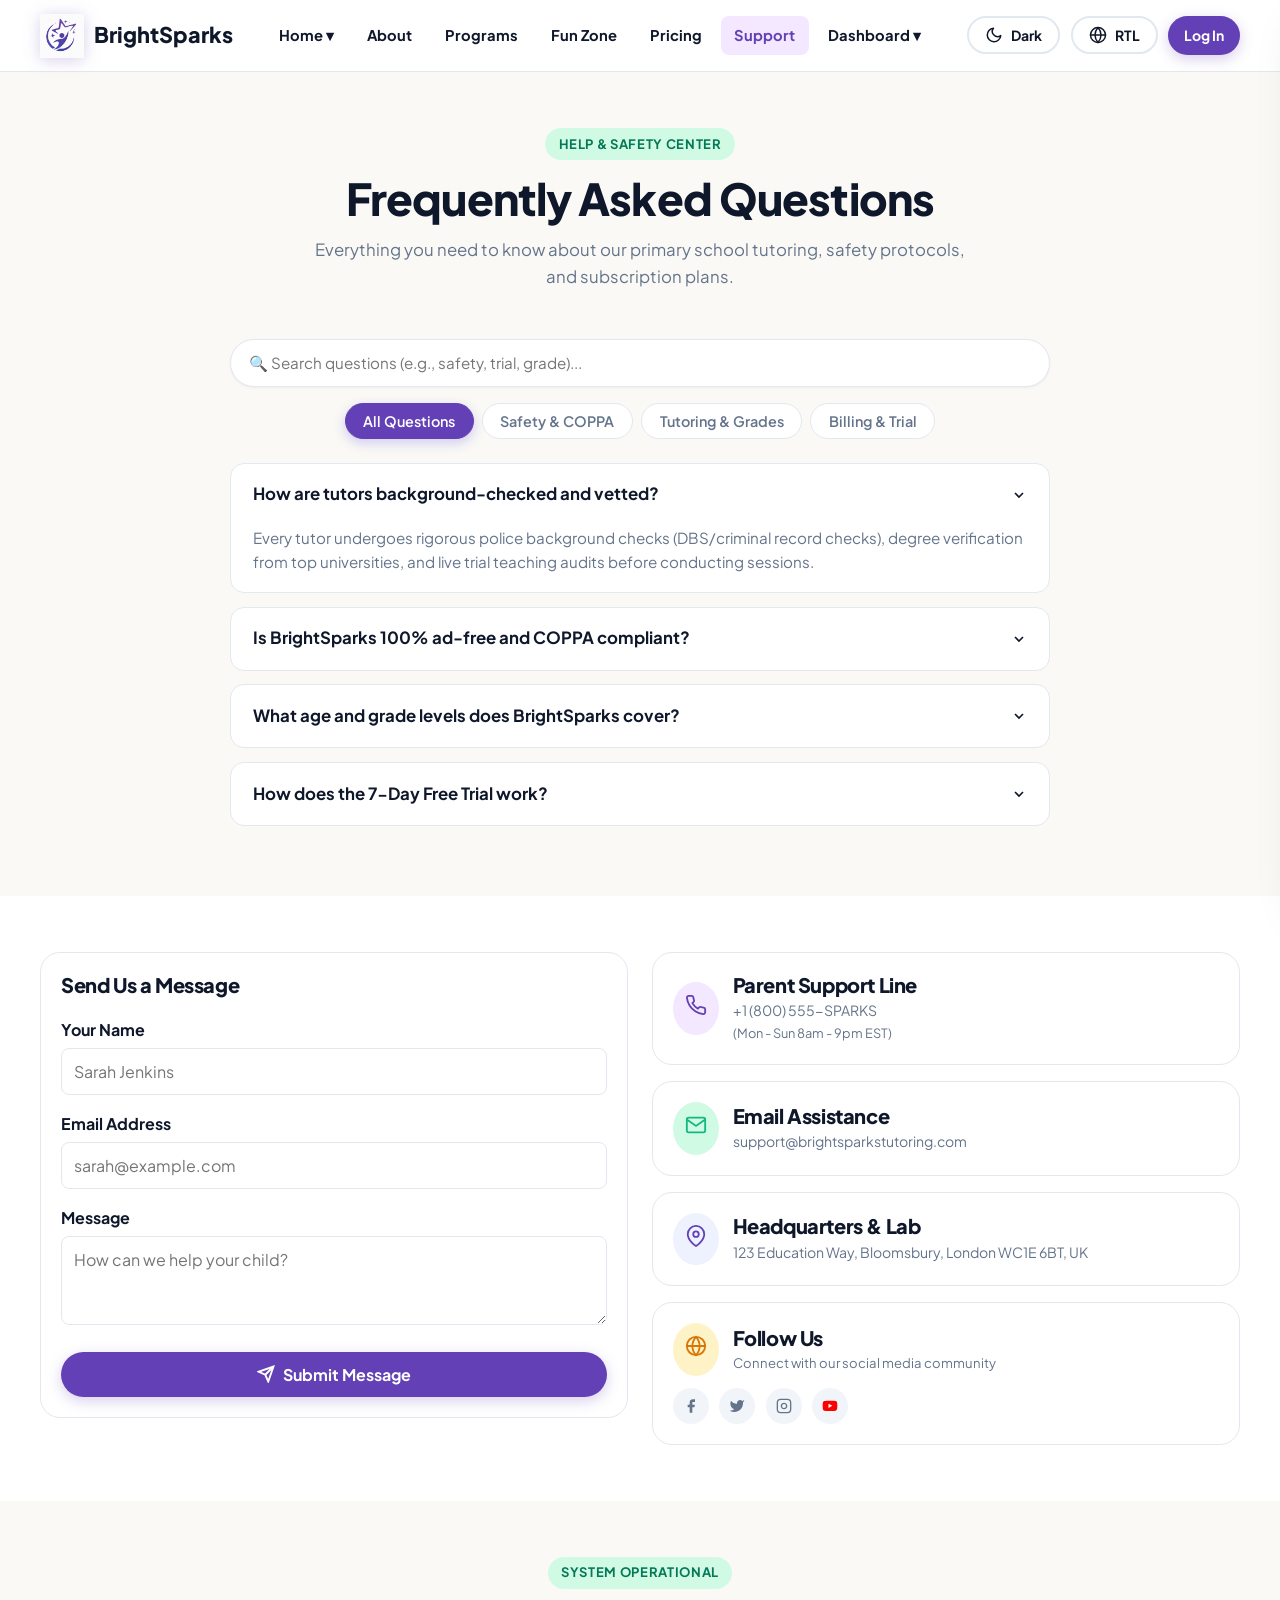
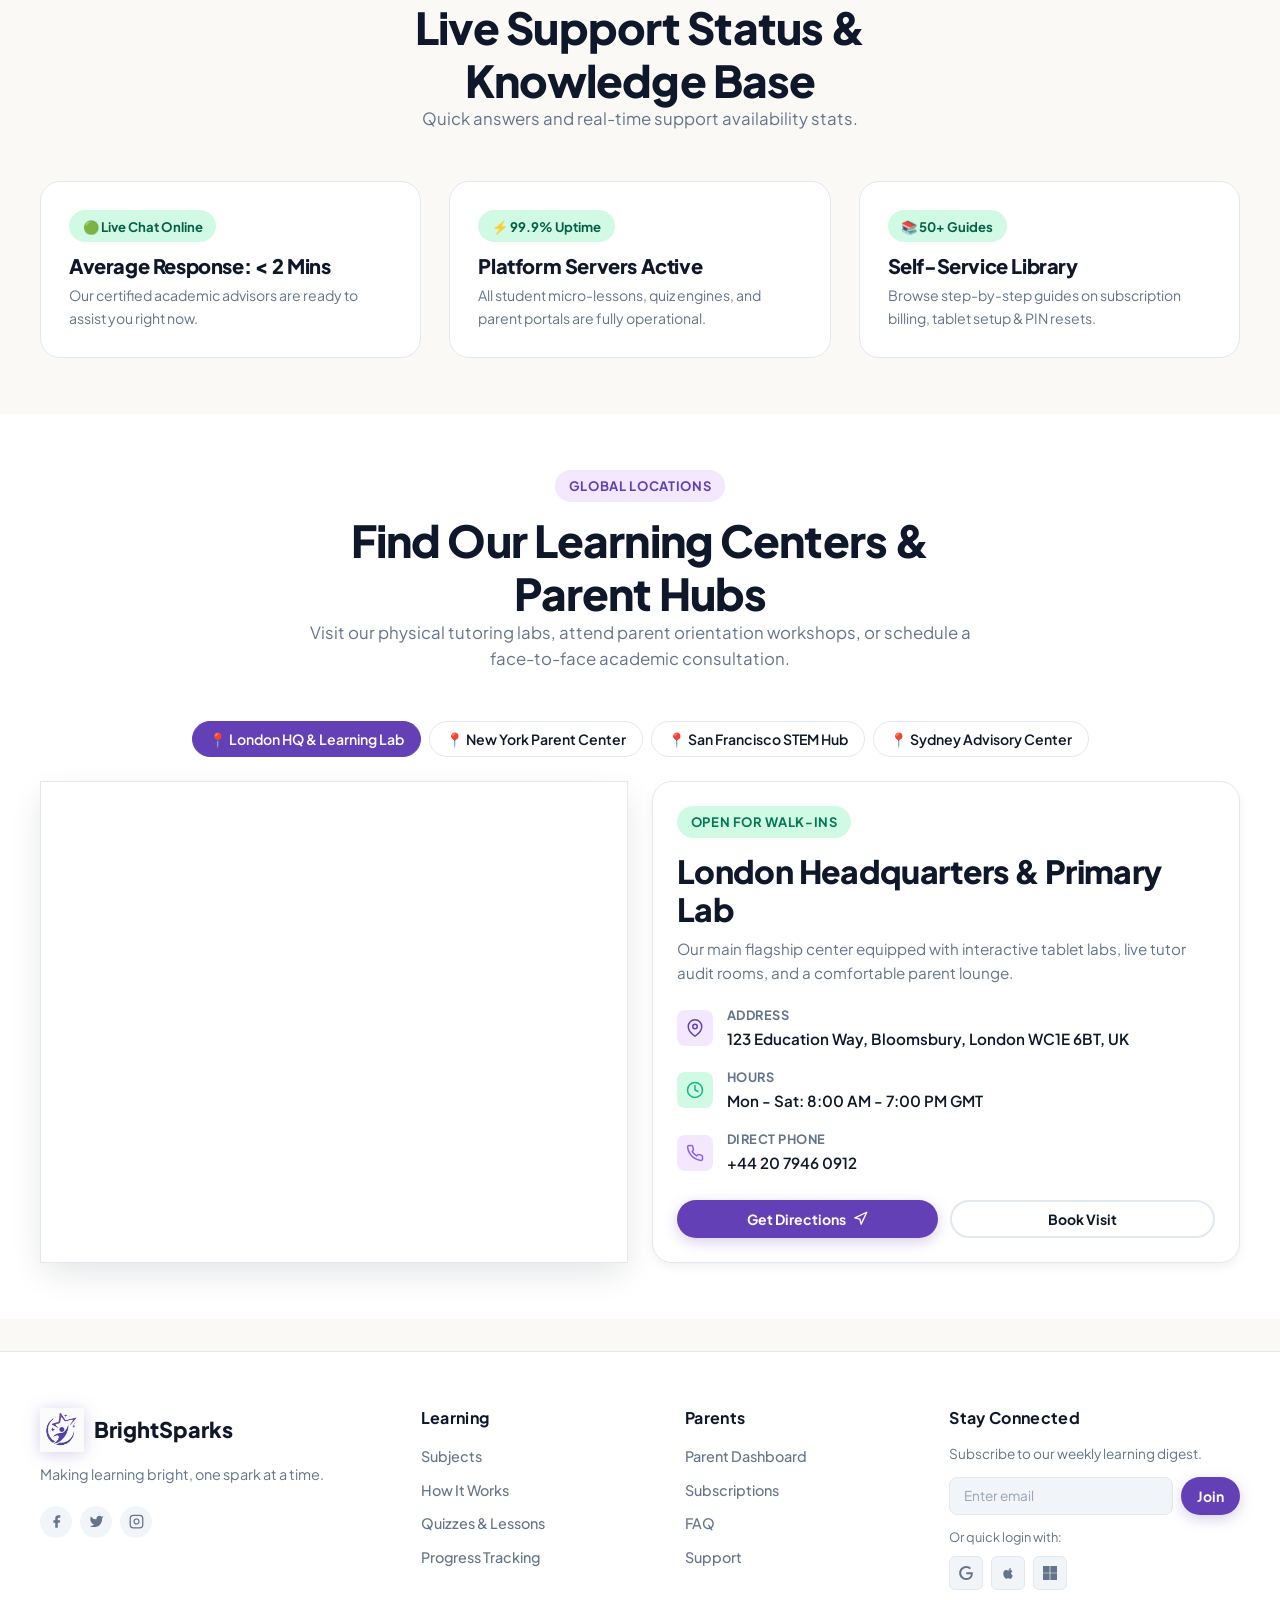
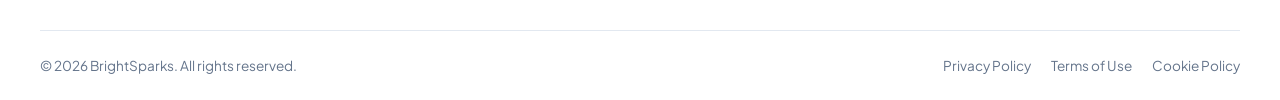
<file: support.html>
<!DOCTYPE html>
<html lang="en">

<head>
  <meta charset="UTF-8" />
  <meta name="viewport" content="width=device-width, initial-scale=1.0" />
  <title>Support & FAQ Center | BrightSparks</title>
  <meta name="description"
    content="Help & Safety Center featuring searchable FAQ, parenting literacy blog articles, and parent support contact form." />

  <link rel="stylesheet" href="assets/css/style.css" />
  <link rel="stylesheet" href="assets/css/dark-mode.css" />
  <link rel="stylesheet" href="assets/css/rtl.css" />
  <link rel="icon" type="image/png" href="assets/logo1.png">
  <style>
    .faq-item {
      border: 1px solid var(--border-color);
      border-radius: var(--radius-md);
      background: var(--bg-surface);
      margin-bottom: 0.85rem;
      overflow: hidden;
    }

    .faq-question {
      padding: 1.1rem 1.4rem;
      font-weight: 700;
      font-size: 1.05rem;
      cursor: pointer;
      display: flex;
      justify-content: space-between;
      align-items: center;
    }

    .faq-answer {
      padding: 0 1.4rem 1.1rem;
      color: var(--text-muted);
      font-size: 0.95rem;
      display: none;
    }

    .faq-item.active .faq-answer {
      display: block;
    }
  </style>
</head>

<body>

  <!-- Site Header -->
  <header class="site-header">
    <div class="container flex items-center justify-between">
      <a href="index.html" class="nav-logo">
        <img src="assets/logo1.png" alt="BrightSparks Logo" class="logo-img" />
        <span>BrightSparks</span>
      </a>

      <nav class="nav-menu">
        <div class="nav-item">
          <a href="index.html" class="nav-link">Home ▾</a>
          <div class="dropdown-menu">
            <a href="index.html" class="dropdown-item">Playful</a>
            <a href="home-2.html" class="dropdown-item">Academic</a>
          </div>
        </div>

        <div class="nav-item">
          <a href="about.html" class="nav-link">About</a>
        </div>

        <div class="nav-item">
          <a href="services.html" class="nav-link">Programs</a>
        </div>

        <div class="nav-item">
          <a href="fun.html" class="nav-link">Fun Zone</a>
        </div>

        <div class="nav-item">
          <a href="pricing-booking.html" class="nav-link">Pricing</a>
        </div>

        <div class="nav-item">
          <a href="support.html" class="nav-link active">Support</a>
        </div>

        <div class="nav-item">
          <a href="dashboard.html" class="nav-link">Dashboard ▾</a>
          <div class="dropdown-menu">
            <a href="parentdashboard.html" class="dropdown-item">Parent</a>
            <a href="dashboard.html" class="dropdown-item">Admin</a>
          </div>
        </div>
      </nav>

      <!-- Desktop Actions (Hidden on mobile screens) -->
      <div class="desktop-only-actions">
        <button class="theme-toggle-btn btn btn-outline btn-sm" title="Toggle Dark Mode"></button>
        <button class="rtl-toggle-btn btn btn-outline btn-sm" title="Toggle RTL">RTL</button>
        <a href="auth.html" class="btn btn-primary btn-sm">Log In</a>
      </div>

      <!-- Mobile Hamburger Menu Button (Visible on mobile screens) -->
      <button id="mobile-menu-open" class="mobile-menu-btn" title="Open Menu">
        <svg width="22" height="22" viewBox="0 0 24 24" fill="none" stroke="currentColor" stroke-width="2.5"
          stroke-linecap="round">
          <line x1="3" y1="12" x2="21" y2="12" />
          <line x1="3" y1="6" x2="21" y2="6" />
          <line x1="3" y1="18" x2="21" y2="18" />
        </svg>
      </button>
    </div>
  </header>

  <!-- Mobile Drawer -->
  <div id="drawer-overlay" class="drawer-overlay"></div>
  <div id="mobile-drawer" class="mobile-drawer">
    <div class="flex items-center justify-between" style="margin-bottom: 1.25rem;">
      <span class="heading-sm">Menu & Settings</span>
      <button id="mobile-menu-close" style="font-size: 1.5rem; background: none; border: none; cursor: pointer; color: var(--text-main);">✕</button>
    </div>

    <!-- Navigation Menu Links -->
    <ul class="flex flex-col" style="gap: 0.75rem; margin-bottom: 1.25rem;">
      <li>
        <div style="font-weight: 700; color: var(--text-main); margin-bottom: 0.35rem; font-size: 0.95rem;">Home</div>
        <ul style="display: flex; flex-direction: column; gap: 0.45rem; padding-left: 0.85rem; border-left: 2px solid var(--primary-light);">
          <li><a href="index.html" class="nav-link">Playful</a></li>
          <li><a href="home-2.html" class="nav-link">Academic</a></li>
        </ul>
      </li>
      <li><a href="about.html" class="nav-link">About</a></li>
      <li><a href="services.html" class="nav-link">Programs</a></li>
      <li><a href="fun.html" class="nav-link">Fun Zone</a></li>
      <li><a href="pricing-booking.html" class="nav-link">Pricing</a></li>
      <li><a href="support.html" class="nav-link active">Support</a></li>
      <li>
        <div style="font-weight: 700; color: var(--text-main); margin-bottom: 0.35rem; font-size: 0.95rem;">Dashboards</div>
        <ul style="display: flex; flex-direction: column; gap: 0.45rem; padding-left: 0.85rem; border-left: 2px solid var(--primary-light);">
          <li><a href="parentdashboard.html" class="nav-link">Parent</a></li>
          <li><a href="dashboard.html" class="nav-link">Admin</a></li>
        </ul>
      </li>
    </ul>

    <!-- Toggles & Account Actions placed at the bottom after navigation menu -->
    <div style="display: flex; flex-direction: column; gap: 0.65rem; padding-top: 1.25rem; border-top: 1px solid var(--border-color);">
      <div style="display: flex; gap: 0.5rem;">
        <button class="theme-toggle-btn btn btn-outline btn-sm flex items-center justify-center" style="flex: 1; gap: 0.35rem;" title="Toggle Dark Mode"></button>
        <button class="rtl-toggle-btn btn btn-outline btn-sm flex items-center justify-center" style="flex: 1; gap: 0.35rem;" title="Toggle RTL">RTL</button>
      </div>
      <a href="auth.html" class="btn btn-primary btn-sm flex items-center justify-center" style="width: 100%;">Sign In / Register</a>
    </div>
  </div>

  <main style="padding-top: 72px;">
    <!-- Section 1: FAQ Accordion with Search & Category Filters -->
    <section id="faq" class="section-padding">
      <div class="container" style="max-width: 860px;">
        <div class="section-header">
          <div class="badge badge-emerald" style="margin-bottom: 0.75rem;">Help & Safety Center</div>
          <h1 class="heading-lg">Frequently Asked Questions</h1>
          <p style="font-size: 1.05rem; color: var(--text-muted); margin-top: 0.75rem;">
            Everything you need to know about our primary school tutoring, safety protocols, and subscription plans.
          </p>
        </div>

        <!-- FAQ Search & Category Filter Pills -->
        <div style="margin-bottom: 1.5rem;">
          <input type="text" id="faq-search" placeholder="🔍 Search questions (e.g., safety, trial, grade)..."
            style="width: 100%; padding: 0.85rem 1.1rem; border-radius: var(--radius-full); border: 1px solid var(--border-color); background: var(--bg-surface); color: var(--text-main); font-size: 0.95rem; margin-bottom: 1rem; box-shadow: var(--shadow-sm); box-sizing: border-box;"
            onkeyup="filterFaqSearch()" />
          
          <div class="flex" style="gap: 0.5rem; flex-wrap: wrap; justify-content: center;">
            <button class="faq-cat-btn active" data-category="all">All Questions</button>
            <button class="faq-cat-btn" data-category="safety">Safety & COPPA</button>
            <button class="faq-cat-btn" data-category="tutoring">Tutoring & Grades</button>
            <button class="faq-cat-btn" data-category="billing">Billing & Trial</button>
          </div>
        </div>

        <div id="faq-list">
          <div class="faq-item active" data-category="safety">
            <div class="faq-question">
              <span>How are tutors background-checked and vetted?</span>
              <svg width="16" height="16" viewBox="0 0 24 24" fill="none" stroke="currentColor" stroke-width="2.5">
                <polyline points="6 9 12 15 18 9" />
              </svg>
            </div>
            <div class="faq-answer">
              Every tutor undergoes rigorous police background checks (DBS/criminal record checks), degree verification
              from top universities, and live trial teaching audits before conducting sessions.
            </div>
          </div>

          <div class="faq-item" data-category="safety">
            <div class="faq-question">
              <span>Is BrightSparks 100% ad-free and COPPA compliant?</span>
              <svg width="16" height="16" viewBox="0 0 24 24" fill="none" stroke="currentColor" stroke-width="2.5">
                <polyline points="6 9 12 15 18 9" />
              </svg>
            </div>
            <div class="faq-answer">
              Yes! We strictly comply with COPPA & GDPR child privacy regulations. There are zero third-party
              advertisements, zero external popups, and zero data tracking for children.
            </div>
          </div>

          <div class="faq-item" data-category="tutoring">
            <div class="faq-question">
              <span>What age and grade levels does BrightSparks cover?</span>
              <svg width="16" height="16" viewBox="0 0 24 24" fill="none" stroke="currentColor" stroke-width="2.5">
                <polyline points="6 9 12 15 18 9" />
              </svg>
            </div>
            <div class="faq-answer">
              We specialize in Primary School education covering Kindergarten through Grade 5 (Ages 5 to 11).
            </div>
          </div>

          <div class="faq-item" data-category="billing">
            <div class="faq-question">
              <span>How does the 7-Day Free Trial work?</span>
              <svg width="16" height="16" viewBox="0 0 24 24" fill="none" stroke="currentColor" stroke-width="2.5">
                <polyline points="6 9 12 15 18 9" />
              </svg>
            </div>
            <div class="faq-answer">
              Your free trial gives full access to all micro-lessons, daily quizzes, and parent analytics. You will not
              be charged if you cancel before the 7 days expire.
            </div>
          </div>
        </div>
      </div>
    </section>

    <!-- Section 2: Contact Form & Channels -->
    <section class="section-padding" style="background: var(--bg-surface);">
      <div class="container">
        <div class="grid-2" style="align-items: flex-start; gap: 1.5rem;">
          <!-- Left Column: Contact Form -->
          <div class="contact-card">
            <h2 class="heading-sm" style="margin-bottom: 1.25rem;">Send Us a Message</h2>
            <form
              onsubmit="event.preventDefault(); showToast('Message Sent! Our team will reply within 2 hours.', '✉️'); this.reset();" style="width: 100%; box-sizing: border-box;">
              <label style="display: block; font-weight: 700; margin-bottom: 0.35rem;">Your Name</label>
              <input type="text" required placeholder="Sarah Jenkins"
                style="width: 100%; max-width: 100%; padding: 0.75rem; border-radius: var(--radius-sm); border: 1px solid var(--border-color); background: var(--bg-main); color: var(--text-main); margin-bottom: 1rem; box-sizing: border-box;" />

              <label style="display: block; font-weight: 700; margin-bottom: 0.35rem;">Email Address</label>
              <input type="email" required placeholder="sarah@example.com"
                style="width: 100%; max-width: 100%; padding: 0.75rem; border-radius: var(--radius-sm); border: 1px solid var(--border-color); background: var(--bg-main); color: var(--text-main); margin-bottom: 1rem; box-sizing: border-box;" />

              <label style="display: block; font-weight: 700; margin-bottom: 0.35rem;">Message</label>
              <textarea rows="3" required placeholder="How can we help your child?"
                style="width: 100%; max-width: 100%; padding: 0.75rem; border-radius: var(--radius-sm); border: 1px solid var(--border-color); background: var(--bg-main); color: var(--text-main); margin-bottom: 1.25rem; box-sizing: border-box;"></textarea>

              <button type="submit" class="btn btn-primary flex justify-center items-center"
                style="width: 100%; gap: 0.5rem; box-sizing: border-box;">
                <svg width="18" height="18" viewBox="0 0 24 24" fill="none" stroke="currentColor" stroke-width="2.5">
                  <line x1="22" y1="2" x2="11" y2="13" />
                  <polygon points="22 2 15 22 11 13 2 9 22 2" />
                </svg>
                <span>Submit Message</span>
              </button>
            </form>
          </div>

          <!-- Right Column: Contact Information Cards (Phone, Email, Location, Follow Us) -->
          <div class="contact-info-list">
            <!-- 1. Phone Card -->
            <div class="contact-card flex items-center" style="gap: 0.85rem;">
              <div
                style="background: var(--primary-light); padding: 0.75rem; border-radius: 50%; color: var(--primary); flex-shrink: 0;">
                <svg width="22" height="22" viewBox="0 0 24 24" fill="none" stroke="currentColor" stroke-width="2">
                  <path
                    d="M22 16.92v3a2 2 0 0 1-2.18 2 19.79 19.79 0 0 1-8.63-3.07 19.5 19.5 0 0 1-6-6 19.79 19.79 0 0 1-3.07-8.67A2 2 0 0 1 4.11 2h3a2 2 0 0 1 2 1.72 12.84 12.84 0 0 0 .7 2.81 2 2 0 0 1-.45 2.11L8.09 9.91a16 16 0 0 0 6 6l1.27-1.27a2 2 0 0 1 2.11-.45 12.84 12.84 0 0 0 2.81.7A2 2 0 0 1 22 16.92z" />
                </svg>
              </div>
              <div style="overflow: hidden; width: 100%;">
                <h3 class="heading-sm" style="margin-bottom: 0.15rem;">Parent Support Line</h3>
                <p style="color: var(--text-muted); font-size: 0.88rem; overflow-wrap: anywhere; word-break: break-word;">
                  +1 (800) 555-SPARKS<br>
                  <span style="font-size: 0.8rem;">(Mon - Sun 8am - 9pm EST)</span>
                </p>
              </div>
            </div>

            <!-- 2. Email Card -->
            <div class="contact-card flex items-center" style="gap: 0.85rem;">
              <div
                style="background: var(--accent-emerald-light); padding: 0.75rem; border-radius: 50%; color: var(--accent-emerald); flex-shrink: 0;">
                <svg width="22" height="22" viewBox="0 0 24 24" fill="none" stroke="currentColor" stroke-width="2">
                  <path d="M4 4h16c1.1 0 2 .9 2 2v12c0 1.1-.9 2-2 2H4c-1.1 0-2-.9-2-2V6c0-1.1.9-2 2-2z" />
                  <polyline points="22,6 12,13 2,6" />
                </svg>
              </div>
              <div style="overflow: hidden; width: 100%;">
                <h3 class="heading-sm" style="margin-bottom: 0.15rem;">Email Assistance</h3>
                <p style="color: var(--text-muted); font-size: 0.88rem; overflow-wrap: anywhere; word-break: break-all;">
                  support@brightsparkstutoring.com
                </p>
              </div>
            </div>

            <!-- 3. Location Card -->
            <div class="contact-card flex items-center" style="gap: 0.85rem;">
              <div
                style="background: var(--accent-indigo-light, #EEF2FF); padding: 0.75rem; border-radius: 50%; color: var(--primary); flex-shrink: 0;">
                <svg width="22" height="22" viewBox="0 0 24 24" fill="none" stroke="currentColor" stroke-width="2">
                  <path d="M21 10c0 7-9 13-9 13s-9-6-9-13a9 9 0 0 1 18 0z" />
                  <circle cx="12" cy="10" r="3" />
                </svg>
              </div>
              <div style="overflow: hidden; width: 100%;">
                <h3 class="heading-sm" style="margin-bottom: 0.15rem;">Headquarters & Lab</h3>
                <p style="color: var(--text-muted); font-size: 0.88rem; overflow-wrap: anywhere; word-break: break-word;">
                  123 Education Way, Bloomsbury, London WC1E 6BT, UK
                </p>
              </div>
            </div>

            <!-- 4. Follow Us Social Media Card -->
            <div class="contact-card">
              <div class="flex items-center" style="gap: 0.85rem; margin-bottom: 0.75rem;">
                <div
                  style="background: #FEF3C7; padding: 0.75rem; border-radius: 50%; color: #D97706; flex-shrink: 0;">
                  <svg width="22" height="22" viewBox="0 0 24 24" fill="none" stroke="currentColor" stroke-width="2">
                    <circle cx="12" cy="12" r="10" />
                    <line x1="2" y1="12" x2="22" y2="12" />
                    <path d="M12 2a15.3 15.3 0 0 1 4 10 15.3 15.3 0 0 1-4 10 15.3 15.3 0 0 1-4-10 15.3 15.3 0 0 1 4-10z" />
                  </svg>
                </div>
                <div>
                  <h3 class="heading-sm" style="margin-bottom: 0.15rem;">Follow Us</h3>
                  <p style="color: var(--text-muted); font-size: 0.82rem;">Connect with our social media community</p>
                </div>
              </div>
              <div class="social-pills" style="gap: 0.65rem;">
                <a href="javascript:void(0)" class="social-pill" title="Facebook" onclick="showToast('Opening Facebook Page...', '👍');" style="width: 36px; height: 36px;">
                  <svg width="16" height="16" viewBox="0 0 24 24" fill="currentColor"><path d="M18 2h-3a5 5 0 0 0-5 5v3H7v4h3v8h4v-8h3l1-4h-4V7a1 1 0 0 1 1-1h3z"/></svg>
                </a>
                <a href="javascript:void(0)" class="social-pill" title="Twitter / X" onclick="showToast('Opening Twitter / X Page...', '🐦');" style="width: 36px; height: 36px;">
                  <svg width="16" height="16" viewBox="0 0 24 24" fill="currentColor"><path d="M23 3a10.9 10.9 0 0 1-3.14 1.53 4.48 4.48 0 0 0-7.86 3v1A10.66 10.66 0 0 1 3 4s-4 9 5 13a11.64 11.64 0 0 1-7 2c9 5 20 0 20-11.5a4.5 4.5 0 0 0-.08-.83A7.72 7.72 0 0 0 23 3z"/></svg>
                </a>
                <a href="javascript:void(0)" class="social-pill" title="Instagram" onclick="showToast('Opening Instagram Profile...', '📷');" style="width: 36px; height: 36px;">
                  <svg width="16" height="16" viewBox="0 0 24 24" fill="none" stroke="currentColor" stroke-width="2"><rect x="2" y="2" width="20" height="20" rx="5" ry="5"/><path d="M16 11.37A4 4 0 1 1 12.63 8 4 4 0 0 1 16 11.37z"/><line x1="17.5" y1="6.5" x2="17.51" y2="6.5"/></svg>
                </a>
                <a href="javascript:void(0)" class="social-pill" title="YouTube" onclick="showToast('Opening YouTube Channel...', '▶️');" style="width: 36px; height: 36px;">
                  <svg width="16" height="16" viewBox="0 0 24 24"><path fill="#FF0000" d="M22.54 6.42a2.78 2.78 0 0 0-1.94-2C18.88 4 12 4 12 4s-6.88 0-8.6.46a2.78 2.78 0 0 0-1.94 2A29 29 0 0 0 1 11.75a29 29 0 0 0 .46 5.33A2.78 2.78 0 0 0 3.4 19c1.72.46 8.6.46 8.6.46s6.88 0 8.6-.46a2.78 2.78 0 0 0 1.94-2 29 29 0 0 0 .46-5.25 29 29 0 0 0-.46-5.33z"/><polygon fill="#FFFFFF" points="9.75 15.02 15.5 11.75 9.75 8.48 9.75 15.02"/></svg>
                </a>
              </div>
            </div>
          </div>
        </div>
      </div>
    </section>

    <!-- Section 3: Live System Status -->
    <section class="section-padding">
      <div class="container">
        <div class="section-header">
          <div class="badge badge-emerald" style="margin-bottom: 0.75rem;">System Operational</div>
          <h2 class="heading-lg">Live Support Status & Knowledge Base</h2>
          <p style="color: var(--text-muted); font-size: 1.05rem;">Quick answers and real-time support availability stats.</p>
        </div>

        <div class="grid-3">
          <div class="card text-center card-hover">
            <div class="status-pill-active" style="margin-bottom: 0.75rem;">🟢 Live Chat Online</div>
            <h3 class="heading-sm" style="margin-bottom: 0.35rem;">Average Response: &lt; 2 Mins</h3>
            <p style="color: var(--text-muted); font-size: 0.88rem;">Our certified academic advisors are ready to assist you right now.</p>
          </div>

          <div class="card text-center card-hover">
            <div class="status-pill-active" style="margin-bottom: 0.75rem;">⚡ 99.9% Uptime</div>
            <h3 class="heading-sm" style="margin-bottom: 0.35rem;">Platform Servers Active</h3>
            <p style="color: var(--text-muted); font-size: 0.88rem;">All student micro-lessons, quiz engines, and parent portals are fully operational.</p>
          </div>

          <div class="card text-center card-hover">
            <div class="status-pill-active" style="margin-bottom: 0.75rem;">📚 50+ Guides</div>
            <h3 class="heading-sm" style="margin-bottom: 0.35rem;">Self-Service Library</h3>
            <p style="color: var(--text-muted); font-size: 0.88rem;">Browse step-by-step guides on subscription billing, tablet setup & PIN resets.</p>
          </div>
        </div>
      </div>
    </section>

    <!-- Section 4: Interactive Map - Learning Centers & Parent Support Hubs (Right Before Footer) -->
    <section id="learning-centers" class="section-padding" style="background: var(--bg-surface);">
      <div class="container">
        <div class="section-header">
          <div class="badge badge-primary" style="margin-bottom: 0.75rem;">Global Locations</div>
          <h2 class="heading-lg">Find Our Learning Centers & Parent Hubs</h2>
          <p style="color: var(--text-muted); font-size: 1.05rem;">
            Visit our physical tutoring labs, attend parent orientation workshops, or schedule a face-to-face academic consultation.
          </p>
        </div>

        <!-- Location Selector Pills -->
        <div class="flex" style="gap: 0.5rem; flex-wrap: wrap; justify-content: center; margin-bottom: 1.5rem;">
          <button class="location-pill active" onclick="switchLocation('london', this)">📍 London HQ & Learning Lab</button>
          <button class="location-pill" onclick="switchLocation('ny', this)">📍 New York Parent Center</button>
          <button class="location-pill" onclick="switchLocation('sf', this)">📍 San Francisco STEM Hub</button>
          <button class="location-pill" onclick="switchLocation('sydney', this)">📍 Sydney Advisory Center</button>
        </div>

        <!-- Interactive Map Layout -->
        <div class="grid-2" style="align-items: stretch; gap: 1.5rem;">
          <div class="map-wrapper">
            <iframe id="interactive-map" class="map-iframe"
              src="https://www.openstreetmap.org/export/embed.html?bbox=-0.1332%2C51.5200%2C-0.1232%2C51.5280&amp;layer=mapnik&amp;marker=51.5240%2C-0.1282"
              allowfullscreen></iframe>
          </div>

          <div id="location-details-card" class="map-overlay-card flex flex-col justify-between">
            <div>
              <div class="badge badge-emerald" style="margin-bottom: 0.85rem;" id="loc-badge">Open For Walk-Ins</div>
              <h3 class="heading-md" id="loc-title" style="margin-bottom: 0.5rem;">London Headquarters & Primary Lab</h3>
              <p style="color: var(--text-muted); font-size: 0.95rem; margin-bottom: 1.25rem;" id="loc-desc">
                Our main flagship center equipped with interactive tablet labs, live tutor audit rooms, and a comfortable parent lounge.
              </p>

              <div style="display: flex; flex-direction: column; gap: 1rem; margin-bottom: 1.5rem;">
                <div class="flex items-center" style="gap: 0.85rem;">
                  <div style="width: 36px; height: 36px; border-radius: 8px; background: var(--primary-light); color: var(--primary); display: flex; align-items: center; justify-content: center; flex-shrink: 0;">
                    <svg width="18" height="18" viewBox="0 0 24 24" fill="none" stroke="currentColor" stroke-width="2" stroke-linecap="round" stroke-linejoin="round">
                      <path d="M21 10c0 7-9 13-9 13s-9-6-9-13a9 9 0 0 1 18 0z"></path>
                      <circle cx="12" cy="10" r="3"></circle>
                    </svg>
                  </div>
                  <div>
                    <strong style="display: block; font-size: 0.8rem; color: var(--text-muted); text-transform: uppercase; letter-spacing: 0.5px;">Address</strong>
                    <span id="loc-address" style="font-weight: 600; font-size: 0.95rem;">123 Education Way, Bloomsbury, London WC1E 6BT, UK</span>
                  </div>
                </div>

                <div class="flex items-center" style="gap: 0.85rem;">
                  <div style="width: 36px; height: 36px; border-radius: 8px; background: var(--accent-emerald-light); color: var(--accent-emerald); display: flex; align-items: center; justify-content: center; flex-shrink: 0;">
                    <svg width="18" height="18" viewBox="0 0 24 24" fill="none" stroke="currentColor" stroke-width="2" stroke-linecap="round" stroke-linejoin="round">
                      <circle cx="12" cy="12" r="10"></circle>
                      <polyline points="12 6 12 12 16 14"></polyline>
                    </svg>
                  </div>
                  <div>
                    <strong style="display: block; font-size: 0.8rem; color: var(--text-muted); text-transform: uppercase; letter-spacing: 0.5px;">Hours</strong>
                    <span id="loc-hours" style="font-weight: 600; font-size: 0.95rem;">Mon - Sat: 8:00 AM - 7:00 PM GMT</span>
                  </div>
                </div>

                <div class="flex items-center" style="gap: 0.85rem;">
                  <div style="width: 36px; height: 36px; border-radius: 8px; background: var(--accent-purple-light); color: var(--accent-purple); display: flex; align-items: center; justify-content: center; flex-shrink: 0;">
                    <svg width="18" height="18" viewBox="0 0 24 24" fill="none" stroke="currentColor" stroke-width="2" stroke-linecap="round" stroke-linejoin="round">
                      <path d="M22 16.92v3a2 2 0 0 1-2.18 2 19.79 19.79 0 0 1-8.63-3.07 19.5 19.5 0 0 1-6-6 19.79 19.79 0 0 1-3.07-8.67A2 2 0 0 1 4.11 2h3a2 2 0 0 1 2 1.72 12.84 12.84 0 0 0 .7 2.81 2 2 0 0 1-.45 2.11L8.09 9.91a16 16 0 0 0 6 6l1.27-1.27a2 2 0 0 1 2.11-.45 12.84 12.84 0 0 0 2.81.7A2 2 0 0 1 22 16.92z"></path>
                    </svg>
                  </div>
                  <div>
                    <strong style="display: block; font-size: 0.8rem; color: var(--text-muted); text-transform: uppercase; letter-spacing: 0.5px;">Direct Phone</strong>
                    <span id="loc-phone" style="font-weight: 600; font-size: 0.95rem;">+44 20 7946 0912</span>
                  </div>
                </div>
              </div>
            </div>

            <div class="flex" style="gap: 0.75rem; flex-wrap: wrap;">
              <a id="loc-gmap-btn" href="https://maps.google.com/?q=51.5240,-0.1282" target="_blank" rel="noopener"
                class="btn btn-primary btn-sm flex items-center justify-center" style="flex: 1; gap: 0.45rem;">
                <span>Get Directions</span>
                <svg width="15" height="15" viewBox="0 0 24 24" fill="none" stroke="currentColor" stroke-width="2.2" stroke-linecap="round" stroke-linejoin="round">
                  <polygon points="3 11 22 2 13 21 11 13 3 11"></polygon>
                </svg>
              </a>
              <button onclick="showToast('In-Person Visit Booked! Confirmation sent to your email.', '📅');"
                class="btn btn-outline btn-sm flex items-center justify-center" style="flex: 1; gap: 0.35rem;">
                <span>Book Visit</span>
              </button>
            </div>
          </div>
        </div>
      </div>
    </section>
  </main>

  <!-- User Recommended Site Footer -->
  <footer class="site-footer">
    <div class="container">
      <div class="footer-grid">
        <!-- 1. Brand Area -->
        <div class="footer-brand">
          <a href="index.html" class="nav-logo">
            <img src="assets/logo1.png" alt="BrightSparks Logo" class="logo-img" />
            <span>BrightSparks</span>
          </a>
          <p class="footer-tagline">Making learning bright, one spark at a time.</p>
          <div class="social-pills">
            <a href="javascript:void(0)" class="social-pill" title="Facebook">
              <svg width="15" height="15" viewBox="0 0 24 24" fill="currentColor">
                <path d="M18 2h-3a5 5 0 0 0-5 5v3H7v4h3v8h4v-8h3l1-4h-4V7a1 1 0 0 1 1-1h3z" />
              </svg>
            </a>
            <a href="javascript:void(0)" class="social-pill" title="Twitter / X">
              <svg width="15" height="15" viewBox="0 0 24 24" fill="currentColor">
                <path
                  d="M23 3a10.9 10.9 0 0 1-3.14 1.53 4.48 4.48 0 0 0-7.86 3v1A10.66 10.66 0 0 1 3 4s-4 9 5 13a11.64 11.64 0 0 1-7 2c9 5 20 0 20-11.5a4.5 4.5 0 0 0-.08-.83A7.72 7.72 0 0 0 23 3z" />
              </svg>
            </a>
            <a href="javascript:void(0)" class="social-pill" title="Instagram">
              <svg width="15" height="15" viewBox="0 0 24 24" fill="none" stroke="currentColor" stroke-width="2">
                <rect x="2" y="2" width="20" height="20" rx="5" ry="5" />
                <path d="M16 11.37A4 4 0 1 1 12.63 8 4 4 0 0 1 16 11.37z" />
                <line x1="17.5" y1="6.5" x2="17.51" y2="6.5" />
              </svg>
            </a>
          </div>
        </div>

        <!-- 2. Learning -->
        <div>
          <h4 class="footer-title">Learning</h4>
          <ul class="footer-links">
            <li><a href="services.html">Subjects</a></li>
            <li><a href="index.html#how-it-works">How It Works</a></li>
            <li><a href="dashboard.html">Quizzes & Lessons</a></li>
            <li><a href="parentdashboard.html">Progress Tracking</a></li>
          </ul>
        </div>

        <!-- 3. Parents -->
        <div>
          <h4 class="footer-title">Parents</h4>
          <ul class="footer-links">
            <li><a href="parentdashboard.html">Parent Dashboard</a></li>
            <li><a href="pricing-booking.html">Subscriptions</a></li>
            <li><a href="support.html#faq">FAQ</a></li>
            <li><a href="support.html">Support</a></li>
          </ul>
        </div>

        <!-- 4. Newsletter & Social Logins -->
        <div>
          <h4 class="footer-title">Stay Connected</h4>
          <p style="font-size: 0.85rem; color: var(--text-muted); margin-bottom: 0.75rem;">
            Subscribe to our weekly learning digest.
          </p>
          <form class="footer-newsletter"
            onsubmit="event.preventDefault(); showToast('Subscribed to weekly digest!'); this.reset();">
            <div class="flex" style="gap: 0.5rem; margin-bottom: 0.75rem;">
              <input type="email" required placeholder="Enter email" style="margin-bottom: 0;" />
              <button type="submit" class="btn btn-primary btn-sm flex items-center justify-center"
                style="white-space: nowrap;">
                <span>Join</span>
              </button>
            </div>
          </form>
          <div style="font-size: 0.8rem; color: var(--text-muted); margin-bottom: 0.5rem;">Or quick login with:</div>
          <div class="flex" style="gap: 0.5rem;">
            <a href="auth.html" class="social-login-btn" title="Sign in with Google">
              <svg width="14" height="14" viewBox="0 0 24 24" fill="currentColor">
                <path
                  d="M12.48 10.92v3.28h7.84c-.24 1.84-.853 3.187-1.787 4.133-1.147 1.147-2.933 2.4-6.053 2.4-4.827 0-8.6-3.893-8.6-8.72s3.773-8.72 8.6-8.72c2.6 0 4.507 1.027 5.907 2.347l2.307-2.307C18.747 1.44 16.133 0 12.48 0 5.867 0 .307 5.387.307 12s5.56 12 12.173 12c3.573 0 6.267-1.173 8.373-3.36 2.16-2.16 2.84-5.213 2.84-7.667 0-.76-.053-1.467-.173-2.053H12.48z" />
              </svg>
            </a>
            <a href="auth.html" class="social-login-btn" title="Sign in with Apple">
              <svg width="14" height="14" viewBox="0 0 24 24" fill="currentColor">
                <path
                  d="M18.71 19.5c-.83 1.24-1.71 2.45-3.05 2.47-1.34.03-1.77-.79-3.29-.79-1.53 0-2 .77-3.27.82-1.31.05-2.3-1.32-3.14-2.53C4.25 17 2.94 12.45 4.7 9.39c.87-1.52 2.43-2.48 4.12-2.51 1.28-.02 2.5.87 3.29.87.78 0 2.26-1.07 3.81-.91.65.03 2.47.26 3.64 1.98-.09.06-2.17 1.28-2.15 3.81.03 3.02 2.65 4.03 2.68 4.04-.03.07-.42 1.44-1.38 2.83M15.97 6.37c.66-.8 1.11-1.92.99-3.04-.96.04-2.12.64-2.8 1.44-.61.71-1.14 1.86-1 2.98 1.07.08 2.15-.58 2.81-1.38z" />
              </svg>
            </a>
            <a href="auth.html" class="social-login-btn" title="Sign in with Microsoft">
              <svg width="14" height="14" viewBox="0 0 24 24" fill="currentColor">
                <path
                  d="M11.4 24H0V12.6h11.4V24zM24 24H12.6V12.6H24V24zM11.4 11.4H0V0h11.4v11.4zM24 11.4H12.6V0H24v11.4z" />
              </svg>
            </a>
          </div>
        </div>
      </div>

      <!-- Bottom Bar -->
      <div class="footer-bottom">
        <div>© 2026 BrightSparks. All rights reserved.</div>
        <div class="flex" style="gap: 1.25rem;">
          <a href="support.html">Privacy Policy</a>
          <a href="support.html">Terms of Use</a>
          <a href="support.html">Cookie Policy</a>
        </div>
      </div>
    </div>
  </footer>

  <script src="assets/js/main.js"></script>
  <script>
    const locationsData = {
      london: {
        title: "London Headquarters & Primary Lab",
        badge: "Open For Walk-Ins",
        desc: "Our main flagship center equipped with interactive tablet labs, live tutor audit rooms, and a comfortable parent lounge.",
        address: "123 Education Way, Bloomsbury, London WC1E 6BT, UK",
        hours: "Mon - Sat: 8:00 AM - 7:00 PM GMT",
        phone: "+44 20 7946 0912",
        mapUrl: "https://www.openstreetmap.org/export/embed.html?bbox=-0.1332%2C51.5200%2C-0.1232%2C51.5280&amp;layer=mapnik&amp;marker=51.5240%2C-0.1282",
        gmaps: "https://maps.google.com/?q=51.5240,-0.1282"
      },
      ny: {
        title: "New York Parent Center",
        badge: "Advisor Station Active",
        desc: "East Coast hub offering one-on-one parent strategy sessions and student diagnostic testing labs.",
        address: "450 Fifth Avenue, Suite 12, New York, NY 10018, USA",
        hours: "Mon - Fri: 9:00 AM - 8:00 PM EST",
        phone: "+1 (212) 555-0198",
        mapUrl: "https://www.openstreetmap.org/export/embed.html?bbox=-73.9880%2C40.7500%2C-73.9780%2C40.7580&amp;layer=mapnik&amp;marker=40.7540%2C-73.9830",
        gmaps: "https://maps.google.com/?q=40.7540,-73.9830"
      },
      sf: {
        title: "San Francisco STEM Hub",
        badge: "Innovation Lab",
        desc: "West Coast tech lab hosting coding workshops, primary math olympiad prep, and interactive game trials.",
        address: "789 Market Street, San Francisco, CA 94103, USA",
        hours: "Mon - Sat: 8:30 AM - 6:30 PM PST",
        phone: "+1 (415) 555-0144",
        mapUrl: "https://www.openstreetmap.org/export/embed.html?bbox=-122.4080%2C37.7830%2C-122.3980%2C37.7910&amp;layer=mapnik&amp;marker=37.7870%2C-122.4030",
        gmaps: "https://maps.google.com/?q=37.7870,-122.4030"
      },
      sydney: {
        title: "Sydney Advisory Center",
        badge: "APAC Hub",
        desc: "Regional headquarters serving Australia & NZ parents with curriculum mapping and tutor support.",
        address: "200 George Street, Sydney NSW 2000, Australia",
        hours: "Mon - Fri: 8:30 AM - 6:00 PM AEST",
        phone: "+61 2 9250 0000",
        mapUrl: "https://www.openstreetmap.org/export/embed.html?bbox=151.2030%2C-33.8670%2C151.2130%2C-33.8590&amp;layer=mapnik&amp;marker=-33.8630%2C151.2080",
        gmaps: "https://maps.google.com/?q=-33.8630,151.2080"
      }
    };

    function switchLocation(key, btn) {
      document.querySelectorAll('.location-pill').forEach(p => p.classList.remove('active'));
      btn.classList.add('active');

      const data = locationsData[key];
      if (data) {
        document.getElementById('interactive-map').src = data.mapUrl;
        document.getElementById('loc-title').innerText = data.title;
        document.getElementById('loc-badge').innerText = data.badge;
        document.getElementById('loc-desc').innerText = data.desc;
        document.getElementById('loc-address').innerText = data.address;
        document.getElementById('loc-hours').innerText = data.hours;
        document.getElementById('loc-phone').innerText = data.phone;
        document.getElementById('loc-gmap-btn').href = data.gmaps;
      }
    }

    function filterFaqSearch() {
      const query = document.getElementById('faq-search').value.toLowerCase();
      const items = document.querySelectorAll('.faq-item');
      items.forEach(item => {
        const text = item.innerText.toLowerCase();
        if (text.includes(query)) {
          item.style.display = 'block';
        } else {
          item.style.display = 'none';
        }
      });
    }
  </script>
</body>

</html>
</file>
<file: assets/css/style.css>
/* ==========================================================================
   BrightSparks Tutoring - Main Stylesheet (Vanilla CSS)
   ========================================================================== */

@import url('https://fonts.googleapis.com/css2?family=Plus+Jakarta+Sans:ital,wght@0,300;0,400;0,500;0,600;0,700;0,800;1,400;1,600&display=swap');

/* --- Root & Design Tokens --- */
:root {
  --font-main: 'Plus Jakarta Sans', -apple-system, BlinkMacSystemFont, sans-serif;

  /* Brand Palette - Matched to logo1.png Purple Accent */
  --primary: #6340B5;
  --primary-hover: #52339C;
  --primary-light: #F3E8FF;
  --primary-glow: rgba(99, 64, 181, 0.25);

  --secondary: #06B6D4;
  --secondary-hover: #0891B2;
  --secondary-light: #ECFEFF;

  --accent-amber: #F59E0B;
  --accent-amber-light: #FEF3C7;

  --accent-emerald: #10B981;
  --accent-emerald-light: #D1FAE5;

  --accent-purple: #8B5CF6;
  --accent-purple-light: #F3E8FF;

  --accent-pink: #EC4899;
  --accent-pink-light: #FCE7F3;

  /* Surfaces & Neutral Backgrounds */
  --bg-page: #FAF9F5;
  --bg-surface: #FFFFFF;
  --bg-surface-elevated: #FFFFFF;
  --bg-muted: #F1F5F9;

  /* Typography & Borders */
  --text-main: #0F172A;
  --text-muted: #64748B;
  --text-light: #94A3B8;
  --border-color: #E2E8F0;
  --border-light: #F1F5F9;

  /* Shadows */
  --shadow-sm: 0 1px 3px rgba(0, 0, 0, 0.05);
  --shadow-md: 0 4px 12px -2px rgba(15, 23, 42, 0.08);
  --shadow-lg: 0 12px 32px -4px rgba(15, 23, 42, 0.12);
  --shadow-xl: 0 20px 48px -8px rgba(15, 23, 42, 0.18);

  /* Radius & Spacing */
  --radius-sm: 8px;
  --radius-md: 14px;
  --radius-lg: 20px;
  --radius-full: 9999px;

  /* Transitions */
  --transition-fast: all 0.15s ease;
  --transition-normal: all 0.25s cubic-bezier(0.4, 0, 0.2, 1);
  --transition-bounce: all 0.35s cubic-bezier(0.34, 1.56, 0.64, 1);
}

/* --- Base & Reset --- */
*,
*::before,
*::after {
  box-sizing: border-box;
  margin: 0;
  padding: 0;
}

html {
  font-family: var(--font-main);
  scroll-behavior: smooth;
  font-size: 16px;
  -webkit-font-smoothing: antialiased;
}

body {
  background-color: var(--bg-page);
  color: var(--text-main);
  line-height: 1.6;
  min-height: 100vh;
  display: flex;
  flex-direction: column;
}

main {
  flex: 1;
  padding-bottom: 1rem;
}

main > section:first-child {
  margin-top: 0;
}

main > section:last-child {
  margin-bottom: 1rem;
}

a {
  color: inherit;
  text-decoration: none;
  transition: var(--transition-fast);
}

img {
  max-width: 100%;
  height: auto;
  display: block;
}

button,
input,
select,
textarea {
  font-family: inherit;
  font-size: inherit;
}

button {
  cursor: pointer;
  border: none;
  background: none;
}

ul,
ol {
  list-style: none;
}

/* --- Container & Grid --- */
.container {
  width: 100%;
  max-width: 1240px;
  margin-left: auto;
  margin-right: auto;
  padding-left: 1.25rem;
  padding-right: 1.25rem;
}

/* --- Layout Utility Classes --- */
.flex {
  display: flex;
}

.flex-col {
  flex-direction: column;
}

.items-center {
  align-items: center;
}

.justify-between {
  justify-content: space-between;
}

.justify-center {
  justify-content: center;
}

.grid {
  display: grid;
}

.hidden {
  display: none !important;
}

/* --- Typography --- */
h1,
h2,
h3,
h4,
h5,
h6 {
  font-weight: 800;
  line-height: 1.2;
  color: var(--text-main);
  letter-spacing: -0.02em;
}

.heading-xl {
  font-size: clamp(2.25rem, 5vw, 3.75rem);
}

.heading-lg {
  font-size: clamp(1.75rem, 3.5vw, 2.75rem);
}

.heading-md {
  font-size: clamp(1.35rem, 2.5vw, 2rem);
}

.heading-sm {
  font-size: 1.25rem;
}

.text-gradient-primary {
  background: linear-gradient(135deg, #4F46E5 0%, #06B6D4 100%);
  -webkit-background-clip: text;
  background-clip: text;
  -webkit-text-fill-color: transparent;
}

.text-gradient-amber {
  background: linear-gradient(135deg, #F59E0B 0%, #EC4899 100%);
  -webkit-background-clip: text;
  background-clip: text;
  -webkit-text-fill-color: transparent;
}

/* --- Buttons --- */
.btn {
  display: inline-flex;
  align-items: center;
  justify-content: center;
  gap: 0.5rem;
  padding: 0.75rem 1.5rem;
  font-weight: 700;
  border-radius: var(--radius-full);
  transition: var(--transition-bounce);
  white-space: nowrap;
  user-select: none;
}

.btn-primary {
  background-color: var(--primary);
  color: #ffffff;
  box-shadow: 0 4px 14px var(--primary-glow);
}

.btn-primary:hover {
  background-color: var(--primary-hover);
  transform: translateY(-2px);
  box-shadow: 0 6px 20px var(--primary-glow);
}

.btn-secondary {
  background-color: var(--secondary);
  color: #ffffff;
  box-shadow: 0 4px 14px rgba(6, 182, 212, 0.25);
}

.btn-secondary:hover {
  background-color: var(--secondary-hover);
  transform: translateY(-2px);
}

.btn-amber {
  background-color: var(--accent-amber);
  color: #ffffff;
  box-shadow: 0 4px 14px rgba(245, 158, 11, 0.3);
}

.btn-amber:hover {
  background-color: #D97706;
  transform: translateY(-2px);
}

.btn-outline {
  background-color: transparent;
  border: 2px solid var(--border-color);
  color: var(--text-main);
}

.btn-outline:hover {
  border-color: var(--primary);
  color: var(--primary);
  background-color: var(--primary-light);
}

.btn-sm {
  padding: 0.5rem 1rem;
  font-size: 0.875rem;
}

.btn-lg {
  padding: 0.9rem 2rem;
  font-size: 1.1rem;
}

/* --- Badges & Pills --- */
.badge {
  display: inline-flex;
  align-items: center;
  gap: 0.35rem;
  padding: 0.35rem 0.85rem;
  border-radius: var(--radius-full);
  font-size: 0.8125rem;
  font-weight: 700;
  text-transform: uppercase;
  letter-spacing: 0.05em;
}

.badge-primary {
  background: var(--primary-light);
  color: var(--primary);
}

.badge-amber {
  background: var(--accent-amber-light);
  color: #B45309;
}

.badge-emerald {
  background: var(--accent-emerald-light);
  color: #047857;
}

.badge-purple {
  background: var(--accent-purple-light);
  color: #6D28D9;
}

/* --- Cards --- */
.card {
  background-color: var(--bg-surface);
  border-radius: var(--radius-lg);
  border: 1px solid var(--border-color);
  padding: 1.75rem;
  transition: var(--transition-bounce);
}

.card-hover:hover {
  transform: translateY(-4px);
  box-shadow: var(--shadow-lg);
  border-color: rgba(79, 70, 229, 0.3);
}

.card-gradient-primary {
  background: linear-gradient(135deg, #FFFFFF, #F3E8FF);
  border: 2px solid var(--primary-light);
}

.card-gradient-amber {
  background: linear-gradient(135deg, #FFFBEB, #F3E8FF);
  border: 2px solid var(--primary-light);
}

/* --- Header & Navigation --- */
.site-header {
  position: fixed;
  top: 0;
  left: 0;
  right: 0;
  z-index: 100;
  background-color: var(--bg-surface);
  backdrop-filter: blur(12px);
  border-bottom: 1px solid var(--border-color);
  height: 72px;
  display: flex;
  align-items: center;
  transition: var(--transition-normal);
}

.nav-logo {
  display: flex;
  align-items: center;
  gap: 0.65rem;
  font-size: 1.35rem;
  font-weight: 800;
  color: var(--text-main);
  text-decoration: none;
  white-space: nowrap;
}

.logo-img {
  height: 44px;
  width: auto;
  object-fit: contain;
  filter: drop-shadow(0 2px 8px rgba(99, 64, 181, 0.25));
  transition: var(--transition-fast);
}

.nav-logo:hover .logo-img {
  transform: scale(1.05) rotate(-3deg);
}

.nav-menu {
  display: flex;
  align-items: center;
  gap: 0.35rem;
  flex-wrap: nowrap;
}

.nav-item {
  position: relative;
  white-space: nowrap;
}

.nav-link {
  display: flex;
  align-items: center;
  gap: 0.25rem;
  padding: 0.5rem 0.85rem;
  font-weight: 700;
  font-size: 0.92rem;
  color: var(--text-main);
  border-radius: var(--radius-sm);
  transition: var(--transition-fast);
  white-space: nowrap;
}

.nav-link:hover,
.nav-link.active {
  color: var(--primary);
  background-color: var(--primary-light);
}

/* Dropdown Menu */
.dropdown-menu {
  position: absolute;
  top: 100%;
  left: 0;
  min-width: max-content;
  width: max-content;
  background-color: var(--bg-surface);
  border: 1px solid var(--border-color);
  border-radius: var(--radius-md);
  box-shadow: var(--shadow-xl);
  padding: 0.4rem;
  opacity: 0;
  visibility: hidden;
  transform: translateY(8px);
  transition: var(--transition-fast);
  z-index: 110;
}

.nav-item:hover .dropdown-menu,
.nav-item.open .dropdown-menu {
  opacity: 1;
  visibility: visible;
  transform: translateY(0);
}

.dropdown-item {
  display: flex;
  align-items: center;
  gap: 0.5rem;
  padding: 0.55rem 0.85rem;
  white-space: nowrap;
  font-weight: 600;
  font-size: 0.9rem;
  color: var(--text-main);
  border-radius: var(--radius-sm);
  transition: var(--transition-fast);
}

.dropdown-item:hover {
  background-color: var(--primary-light);
  color: var(--primary);
}

.dropdown-item-desc {
  display: block;
  font-size: 0.78rem;
  color: var(--text-muted);
  font-weight: 400;
}

/* Mobile Toggle */
.mobile-menu-btn {
  display: none;
  font-size: 1.5rem;
  color: var(--text-main);
  padding: 0.5rem;
}

.mobile-drawer {
  position: fixed;
  top: 0;
  right: -320px;
  width: 300px;
  height: 100vh;
  background-color: var(--bg-surface);
  z-index: 200;
  box-shadow: var(--shadow-xl);
  padding: 1.5rem;
  transition: var(--transition-normal);
  overflow-y: auto;
}

.mobile-drawer.open {
  right: 0;
}

.drawer-overlay {
  position: fixed;
  inset: 0;
  background-color: rgba(15, 23, 42, 0.5);
  z-index: 190;
  opacity: 0;
  visibility: hidden;
  transition: var(--transition-fast);
}

.drawer-overlay.open {
  opacity: 1;
  visibility: visible;
}

/* --- Hero Section --- */
.hero-section {
  padding: 2.5rem 0 2.5rem;
  position: relative;
  overflow: hidden;
}

.home2-hero {
  background: linear-gradient(180deg, #FAF9F5 0%, #F3E8FF 100%);
}

.hero-grid {
  display: grid;
  grid-template-columns: 1fr 1fr;
  gap: 2.5rem;
  align-items: center;
}

.hero-badge-pill {
  display: inline-flex;
  align-items: center;
  gap: 0.5rem;
  padding: 0.45rem 1rem;
  background: var(--primary-light);
  color: var(--primary);
  border-radius: var(--radius-full);
  font-size: 0.875rem;
  font-weight: 700;
  margin-bottom: 1rem;
}

.hero-stats {
  display: grid;
  grid-template-columns: repeat(3, 1fr);
  gap: 0.75rem;
  margin-top: 1.5rem;
  padding-top: 1.25rem;
  border-top: 1px solid var(--border-color);
}

.stat-card-pill {
  background: var(--bg-surface);
  border: 1px solid var(--border-color);
  border-radius: var(--radius-md);
  padding: 0.65rem 0.85rem;
  box-shadow: 0 2px 6px rgba(0, 0, 0, 0.03);
  transition: var(--transition-bounce);
}

.stat-card-pill:hover {
  transform: translateY(-3px);
  border-color: var(--primary-light);
  box-shadow: var(--shadow-sm);
}

.stat-number {
  font-size: 1.35rem;
  font-weight: 800;
  line-height: 1.1;
  color: var(--text-main);
}

.stat-label {
  font-size: 0.78rem;
  font-weight: 600;
  color: var(--text-muted);
  margin-top: 0.2rem;
  white-space: nowrap;
}

/* --- Feature Grid --- */
.section-padding {
  padding: 3.5rem 0;
}

.section-header {
  text-align: center;
  max-width: 680px;
  margin: 0 auto 3rem;
}

.grid-3 {
  display: grid;
  grid-template-columns: repeat(3, 1fr);
  gap: 1.75rem;
}

.grid-4 {
  display: grid;
  grid-template-columns: repeat(4, 1fr);
  gap: 1.5rem;
}

.grid-2 {
  display: grid;
  grid-template-columns: repeat(2, 1fr);
  gap: 2rem;
}

/* --- Responsive 2x2 Grid for Fun Zone & Shop --- */
.games-grid-2x2 {
  display: grid;
  grid-template-columns: repeat(4, 1fr);
  gap: 1.25rem;
}

.avatar-grid-2x2 {
  display: grid;
  grid-template-columns: repeat(2, 1fr);
  gap: 0.85rem;
}

@media (max-width: 1024px) {
  .games-grid-2x2 {
    grid-template-columns: repeat(2, 1fr) !important;
    gap: 1.25rem !important;
  }

  .avatar-grid-2x2 {
    grid-template-columns: repeat(2, 1fr) !important;
    gap: 0.85rem !important;
  }
}

@media (max-width: 768px) {
  .games-grid-2x2 {
    grid-template-columns: repeat(2, 1fr) !important;
    gap: 1rem !important;
  }

  .avatar-grid-2x2 {
    grid-template-columns: repeat(2, 1fr) !important;
    gap: 0.75rem !important;
  }
}

@media (max-width: 480px) {
  .games-grid-2x2 {
    grid-template-columns: 1fr !important;
    gap: 1rem !important;
  }

  .avatar-grid-2x2 {
    grid-template-columns: 1fr !important;
    gap: 1rem !important;
  }
}

/* --- Subject Card --- */
.subject-card {
  position: relative;
  overflow: hidden;
  border-radius: var(--radius-lg);
  background-color: var(--bg-surface);
  border: 1px solid var(--border-color);
  padding: 1.75rem;
  display: flex;
  flex-direction: column;
  justify-content: space-between;
  transition: var(--transition-bounce);
}

.subject-card:hover {
  transform: translateY(-6px);
  box-shadow: var(--shadow-xl);
}

.card-img-wrapper {
  position: relative;
  overflow: hidden;
  background: var(--bg-muted);
  width: 100%;
}

.card-img-wrapper img {
  width: 100%;
  height: 100%;
  object-fit: cover;
  display: block;
  transition: transform 0.4s cubic-bezier(0.4, 0, 0.2, 1);
}

.step-card:hover .card-img-wrapper img,
.subject-card:hover .card-img-wrapper img,
.worksheet-card:hover .card-img-wrapper img,
.card:hover .card-img-wrapper img {
  transform: scale(1.06);
}

.worksheet-card {
  position: relative;
  overflow: hidden;
  border-radius: var(--radius-lg);
  background-color: var(--bg-surface);
  border: 1px solid var(--border-color);
  display: flex;
  flex-direction: column;
  justify-content: space-between;
  transition: var(--transition-bounce);
}

.worksheet-card:hover {
  transform: translateY(-6px);
  box-shadow: var(--shadow-xl);
  border-color: var(--primary);
}

.subject-icon-box {
  width: 56px;
  height: 56px;
  border-radius: 18px;
  display: flex;
  align-items: center;
  justify-content: center;
  font-size: 1.6rem;
  margin-bottom: 1.25rem;
}

/* --- Interactive Quiz Widget --- */
.quiz-box {
  background: var(--bg-surface);
  border-radius: var(--radius-lg);
  border: 2px solid var(--border-color);
  padding: 2rem;
  box-shadow: var(--shadow-lg);
}

.quiz-option-btn {
  width: 100%;
  padding: 1rem 1.25rem;
  margin-top: 0.75rem;
  border: 2px solid var(--border-color);
  border-radius: var(--radius-md);
  background: var(--bg-surface);
  text-align: left;
  font-weight: 600;
  display: flex;
  align-items: center;
  justify-content: space-between;
  transition: var(--transition-fast);
}

.quiz-option-btn:hover {
  border-color: var(--primary);
  background: var(--primary-light);
}

.quiz-option-btn.selected-correct {
  border-color: var(--accent-emerald);
  background: var(--accent-emerald-light);
  color: #065F46;
}

.quiz-option-btn.selected-wrong {
  border-color: #EF4444;
  background: #FEE2E2;
  color: #991B1B;
}

/* --- Modal Popup --- */
.modal-backdrop {
  position: fixed;
  inset: 0;
  background-color: rgba(15, 23, 42, 0.65);
  backdrop-filter: blur(4px);
  z-index: 300;
  display: flex;
  align-items: center;
  justify-content: center;
  padding: 1.5rem;
  opacity: 0;
  visibility: hidden;
  transition: var(--transition-fast);
}

.modal-backdrop.active {
  opacity: 1;
  visibility: visible;
}

.modal-content {
  background: var(--bg-surface);
  border-radius: var(--radius-lg);
  max-width: 640px;
  width: 100%;
  max-height: 90vh;
  overflow-y: auto;
  padding: 2rem;
  box-shadow: var(--shadow-xl);
  transform: scale(0.95);
  transition: var(--transition-bounce);
}

.modal-backdrop.active .modal-content {
  transform: scale(1);
}

/* --- Toast Notifications --- */
.toast-container {
  position: fixed;
  bottom: 1.5rem;
  right: 1.5rem;
  z-index: 400;
  display: flex;
  flex-direction: column;
  gap: 0.75rem;
  pointer-events: none;
}

.toast {
  pointer-events: auto;
  display: flex;
  align-items: center;
  gap: 0.85rem;
  background: var(--text-main);
  color: #ffffff;
  padding: 0.9rem 1.4rem;
  border-radius: var(--radius-md);
  box-shadow: var(--shadow-xl);
  font-weight: 600;
  font-size: 0.95rem;
  animation: toastSlideIn 0.35s cubic-bezier(0.34, 1.56, 0.64, 1);
}

@keyframes toastSlideIn {
  from {
    transform: translateX(100%);
    opacity: 0;
  }

  to {
    transform: translateX(0);
    opacity: 1;
  }
}

/* --- Pricing Card --- */
.pricing-card {
  background: var(--bg-surface);
  border-radius: var(--radius-lg);
  border: 2px solid var(--border-color);
  padding: 2.25rem 1.75rem;
  position: relative;
  display: flex;
  flex-direction: column;
  transition: var(--transition-bounce);
}

.pricing-card.popular {
  border-color: var(--primary);
  box-shadow: var(--shadow-xl);
  transform: scale(1.03);
}

/* --- Step Journey & Testimonial Cards --- */
.step-card {
  background: var(--bg-surface);
  border: 1px solid var(--border-color);
  border-radius: var(--radius-lg);
  padding: 1.75rem;
  position: relative;
  transition: var(--transition-bounce);
}

.step-card:hover {
  transform: translateY(-4px);
  box-shadow: var(--shadow-lg);
  border-color: var(--primary);
}

.step-number {
  width: 42px;
  height: 42px;
  border-radius: 12px;
  background: var(--primary-light);
  color: var(--primary);
  font-weight: 800;
  font-size: 1.2rem;
  display: flex;
  align-items: center;
  justify-content: center;
  margin-bottom: 1rem;
}

.testimonial-card {
  background: var(--bg-surface);
  border: 1px solid var(--border-color);
  border-radius: var(--radius-lg);
  padding: 1.75rem;
  display: flex;
  flex-direction: column;
  justify-content: space-between;
  transition: var(--transition-bounce);
}

.testimonial-card:hover {
  transform: translateY(-3px);
  box-shadow: var(--shadow-md);
  border-color: var(--primary-light);
}

/* --- CTA Section --- */
.cta-section {
  background: linear-gradient(135deg, #F3E8FF 0%, #ECFEFF 100%);
  color: var(--text-main);
  border-top: 1px solid var(--border-color);
  border-bottom: 1px solid var(--border-color);
}

/* --- User Recommended Footer Structure --- */
.site-footer {
  background-color: var(--bg-surface);
  color: var(--text-muted);
  padding: 3.5rem 0 1.5rem;
  margin-top: auto;
  border-top: 1px solid var(--border-color);
  transition: var(--transition-normal);
}

.footer-grid {
  display: grid;
  grid-template-columns: 1.5fr 1fr 1fr 1.25fr;
  gap: 2rem;
  margin-bottom: 2.5rem;
}

.footer-brand {
  color: var(--text-main);
}

.footer-tagline {
  color: var(--text-muted);
  font-size: 0.9rem;
  margin: 0.75rem 0 1.25rem;
  line-height: 1.5;
}

.footer-title {
  color: var(--text-main);
  font-size: 1rem;
  font-weight: 700;
  margin-bottom: 1rem;
  letter-spacing: 0.02em;
}

.footer-links {
  list-style: none;
  padding: 0;
  margin: 0;
}

.footer-links li {
  margin-bottom: 0.5rem;
}

.footer-links a {
  color: var(--text-muted);
  font-weight: 500;
  font-size: 0.9rem;
  transition: var(--transition-fast);
}

.footer-links a:hover {
  color: var(--primary) !important;
  padding-left: 3px;
}

.footer-newsletter input {
  background: var(--bg-muted);
  border: 1px solid var(--border-color);
  color: var(--text-main);
  padding: 0.6rem 0.85rem;
  border-radius: var(--radius-sm);
  width: 100%;
  font-size: 0.85rem;
}

.footer-newsletter input::placeholder {
  color: var(--text-light);
}

.footer-newsletter input:focus {
  outline: none;
  border-color: var(--primary);
}

.social-pills {
  display: flex;
  gap: 0.5rem;
}

.social-pill {
  width: 32px;
  height: 32px;
  border-radius: 50%;
  background: var(--bg-muted);
  color: var(--text-muted);
  display: flex;
  align-items: center;
  justify-content: center;
  transition: var(--transition-fast);
}

.social-pill:hover {
  background: var(--primary);
  color: #FFFFFF;
  transform: translateY(-2px);
}

.social-login-btn {
  width: 34px;
  height: 34px;
  border-radius: 6px;
  background: var(--bg-muted);
  color: var(--text-muted);
  display: flex;
  align-items: center;
  justify-content: center;
  border: 1px solid var(--border-color);
  transition: var(--transition-fast);
}

.social-login-btn:hover {
  background: var(--primary);
  color: #FFFFFF;
  border-color: var(--primary);
}

.footer-bottom {
  border-top: 1px solid var(--border-color);
  padding-top: 1.5rem;
  display: flex;
  align-items: center;
  justify-content: space-between;
  font-size: 0.85rem;
  color: var(--text-muted);
  flex-wrap: wrap;
  gap: 1rem;
}

.footer-bottom a {
  color: var(--text-muted);
  transition: var(--transition-fast);
}

.footer-bottom a:hover {
  color: var(--primary);
}

/* --- Responsive Utility Classes & Media Queries --- */
.btn-group-responsive {
  display: flex;
  align-items: center;
  gap: 0.85rem;
  flex-wrap: wrap;
}

.btn-group-responsive.justify-center {
  justify-content: center;
}

.desktop-only-actions {
  display: flex;
  align-items: center;
  gap: 0.65rem;
}

@media (max-width: 1100px) {
  .nav-menu {
    display: none;
  }

  .desktop-only-actions {
    display: none !important;
  }

  .mobile-menu-btn {
    display: flex !important;
    align-items: center;
    justify-content: center;
  }
}

@media (max-width: 1024px) {
  .hero-grid {
    grid-template-columns: 1fr;
  }

  .grid-3,
  .grid-4 {
    grid-template-columns: repeat(2, 1fr);
  }

  .footer-grid {
    grid-template-columns: repeat(2, 1fr) !important;
    gap: 2.25rem 1.75rem !important;
  }
}

@media (max-width: 768px) {
  html, body {
    overflow-x: hidden;
    width: 100%;
  }

  .grid-2,
  .grid-3,
  .grid-4 {
    grid-template-columns: 1fr;
  }

  .footer-grid {
    grid-template-columns: repeat(2, 1fr) !important;
    gap: 2rem 1.5rem !important;
  }

  .footer-bottom {
    flex-direction: column;
    gap: 1rem;
    text-align: center;
  }

  /* Responsive Buttons Stacked One After Another */
  .btn-group-responsive {
    flex-direction: column !important;
    width: 100% !important;
    align-items: stretch !important;
    gap: 0.75rem !important;
  }

  .btn-group-responsive .btn {
    width: 100% !important;
    justify-content: center !important;
    text-align: center !important;
    box-sizing: border-box !important;
  }

  /* Mobile Grid & Card Adjustments */
  .hero-stats {
    display: grid !important;
    grid-template-columns: 1fr !important;
    gap: 0.65rem !important;
    width: 100% !important;
  }

  .stat-card-pill {
    width: 100% !important;
    box-sizing: border-box !important;
    text-align: center !important;
  }

  .card {
    padding: 1.25rem !important;
    max-width: 100% !important;
    box-sizing: border-box !important;
  }

  .heading-xl {
    font-size: 1.85rem !important;
    line-height: 1.25 !important;
  }

  .heading-lg {
    font-size: 1.5rem !important;
    line-height: 1.3 !important;
  }

  .heading-md {
    font-size: 1.2rem !important;
  }

  .section-padding {
    padding: 2.5rem 1rem !important;
  }

  .container {
    padding-left: 1rem !important;
    padding-right: 1rem !important;
    max-width: 100% !important;
    box-sizing: border-box !important;
  }

  /* Wrap flex elements inside mobile cards to prevent horizontal overflow */
  .card .flex, 
  .quiz-box .flex {
    flex-wrap: wrap;
    gap: 0.5rem;
  }

  .user-stars-count {
    white-space: nowrap;
  }
}

@media (max-width: 480px) {
  .footer-grid {
    grid-template-columns: 1fr !important;
    gap: 1.75rem !important;
  }

  .badge {
    white-space: normal !important;
    word-break: break-word !important;
  }

  .btn {
    padding: 0.75rem 1rem !important;
    font-size: 0.95rem !important;
  }
}


/* --- New Component & Section Utility Styles --- */

/* Comparison Table */
.comparison-table-wrapper {
  width: 100%;
  overflow-x: auto;
  -webkit-overflow-scrolling: touch;
  border-radius: var(--radius-lg);
  border: 1px solid var(--border-color);
  background: var(--bg-surface);
  box-shadow: var(--shadow-sm);
}

.comparison-table {
  width: 100%;
  min-width: 660px;
  border-collapse: collapse;
  text-align: left;
  font-size: 0.92rem;
}

.comparison-table th,
.comparison-table td {
  padding: 1rem 1.25rem;
  border-bottom: 1px solid var(--border-color);
  vertical-align: middle;
}

.comparison-table th {
  background: var(--bg-muted);
  font-weight: 700;
  color: var(--text-main);
  white-space: nowrap;
}

.comparison-table tr:last-child td {
  border-bottom: none;
}

.comparison-table tbody tr:hover {
  background: rgba(99, 102, 241, 0.03);
}

/* Responsive Data Tables for Dashboard & Admin Panels */
.table-responsive-wrapper {
  width: 100%;
  overflow-x: auto;
  -webkit-overflow-scrolling: touch;
  border-radius: var(--radius-md);
  border: 1px solid var(--border-color);
  background: var(--bg-surface);
  margin-top: 0.5rem;
}

.data-table {
  width: 100%;
  min-width: 720px;
  border-collapse: collapse;
  text-align: left;
  font-size: 0.9rem;
}

.data-table.data-table-wide {
  min-width: 860px;
}

.data-table th,
.data-table td {
  padding: 0.85rem 1rem;
  border-bottom: 1px solid var(--border-color);
  vertical-align: middle;
}

.data-table th {
  background: var(--bg-page);
  font-weight: 700;
  color: var(--text-main);
  white-space: nowrap;
  font-size: 0.85rem;
  text-transform: uppercase;
  letter-spacing: 0.5px;
}

.data-table tr:last-child td {
  border-bottom: none;
}

.data-table tbody tr:hover {
  background: rgba(99, 102, 241, 0.04);
}

/* Worksheet Card */
.worksheet-card {
  background: var(--bg-surface);
  border: 1px solid var(--border-color);
  border-radius: var(--radius-lg);
  padding: 1.5rem;
  display: flex;
  flex-direction: column;
  justify-content: space-between;
  transition: var(--transition-bounce);
}

.worksheet-card:hover {
  transform: translateY(-4px);
  box-shadow: var(--shadow-lg);
  border-color: var(--primary);
}

/* Review Card */
.review-card {
  background: var(--bg-surface);
  border: 1px solid var(--border-color);
  border-radius: var(--radius-lg);
  padding: 1.5rem;
  display: flex;
  flex-direction: column;
  justify-content: space-between;
  transition: var(--transition-bounce);
}

.review-card:hover {
  transform: translateY(-4px);
  box-shadow: var(--shadow-md);
  border-color: var(--primary-light);
}

/* Privacy & COPPA Badge */
.privacy-badge-card {
  background: var(--bg-surface);
  border: 1px solid var(--border-color);
  border-radius: var(--radius-lg);
  padding: 1.5rem;
  text-align: center;
  transition: var(--transition-bounce);
}

.privacy-badge-card:hover {
  transform: translateY(-3px);
  box-shadow: var(--shadow-md);
}

/* Status Pill */
.status-pill-active {
  display: inline-flex;
  align-items: center;
  gap: 0.4rem;
  padding: 0.35rem 0.85rem;
  background: #D1FAE5;
  color: #065F46;
  border-radius: var(--radius-full);
  font-size: 0.82rem;
  font-weight: 700;
}

/* FAQ Category Filter Pills */
.faq-cat-btn {
  padding: 0.5rem 1.1rem;
  border-radius: var(--radius-full);
  border: 1px solid var(--border-color);
  background: var(--bg-surface);
  color: var(--text-muted);
  font-weight: 600;
  font-size: 0.9rem;
  cursor: pointer;
  transition: var(--transition-fast);
  white-space: nowrap;
}

.faq-cat-btn:hover,
.faq-cat-btn.active {
  background: var(--primary);
  color: #ffffff;
  border-color: var(--primary);
  box-shadow: 0 4px 12px rgba(79, 70, 229, 0.25);
}

/* Interactive Map Section */
.map-wrapper {
  position: relative;
  border-radius: var(--radius-xl);
  overflow: hidden;
  border: 1px solid var(--border-color);
  box-shadow: var(--shadow-lg);
  background: var(--bg-surface);
}

.map-iframe {
  width: 100%;
  height: 420px;
  border: none;
  display: block;
}

.map-overlay-card {
  background: var(--bg-surface);
  border: 1px solid var(--border-color);
  border-radius: var(--radius-lg);
  padding: 1.5rem;
  box-shadow: var(--shadow-md);
}

.location-pill {
  padding: 0.5rem 1rem;
  border-radius: var(--radius-full);
  border: 1px solid var(--border-color);
  background: var(--bg-surface);
  color: var(--text-main);
  font-weight: 600;
  font-size: 0.88rem;
  cursor: pointer;
  transition: var(--transition-fast);
}

.location-pill:hover,
.location-pill.active {
  background: var(--primary);
  color: #ffffff;
  border-color: var(--primary);
}

@media (max-width: 768px) {
  .map-iframe {
    height: 280px;
  }
  .map-overlay-card {
    padding: 1rem;
  }
}

/* Mobile Word Break & Box-Sizing Overflow Guard */
.card, .contact-card, form, input, textarea, select {
  box-sizing: border-box !important;
  max-width: 100% !important;
}

p, span, h1, h2, h3, h4, h5, h6, a, div, label {
  overflow-wrap: anywhere;
  word-break: break-word;
}

.contact-card {
  background: var(--bg-surface);
  border: 1px solid var(--border-color);
  border-radius: var(--radius-lg);
  padding: 1.25rem;
  width: 100%;
  box-sizing: border-box;
  overflow: hidden;
  transition: var(--transition-fast);
}

.contact-card:hover {
  border-color: var(--primary-light);
  box-shadow: var(--shadow-sm);
}

.contact-info-list {
  display: flex;
  flex-direction: column;
  gap: 1rem;
  width: 100%;
  box-sizing: border-box;
}

/* --- Image fixes for tablet views --- */
.card-img-wrapper {
  height: auto !important;
  aspect-ratio: 16 / 9; /* Provides consistent height without fixed pixels */
}

.card-img-wrapper img {
  width: 100%;
  height: 100%;
  object-fit: cover;
  object-position: center;
}

/* Center last card in 3-card grid when wrapped to 2 columns (Tablet) */
@media (min-width: 650px) and (max-width: 1100px) {
  .grid-3 {
    grid-template-columns: repeat(2, 1fr) !important;
  }

  .grid-3 > :nth-child(3):last-child {
    grid-column: 1 / -1;
    justify-self: center;
    width: calc(50% - 0.875rem); /* Keeps width consistent with the 2-column layout gap of 1.75rem */
  }
}
</file>
<file: assets/css/dark-mode.css>
/* ==========================================================================
   BrightSparks Tutoring - Dark Mode Theme Overrides
   ========================================================================== */

html.dark {
  --bg-page: #0F172A;
  --bg-surface: #1E293B;
  --bg-surface-elevated: #334155;
  --bg-muted: #334155;

  --text-main: #F8FAFC;
  --text-muted: #94A3B8;
  --text-light: #64748B;
  --border-color: #334155;
  --border-light: #1E293B;

  --primary-light: rgba(99, 64, 181, 0.25);
  --secondary-light: rgba(6, 182, 212, 0.2);
  --accent-amber-light: rgba(245, 158, 11, 0.2);
  --accent-emerald-light: rgba(16, 185, 129, 0.2);
  --accent-purple-light: rgba(139, 92, 246, 0.2);
  --accent-pink-light: rgba(236, 72, 153, 0.2);

  --shadow-sm: 0 1px 3px rgba(0, 0, 0, 0.3);
  --shadow-md: 0 4px 12px -2px rgba(0, 0, 0, 0.4);
  --shadow-lg: 0 12px 32px -4px rgba(0, 0, 0, 0.5);
  --shadow-xl: 0 20px 48px -8px rgba(0, 0, 0, 0.6);
}

html.dark .site-header {
  background-color: var(--bg-surface);
  border-bottom-color: var(--border-color);
}

html.dark .site-footer {
  background-color: var(--bg-surface);
  border-top-color: var(--border-color);
}

html.dark .cta-section {
  background: linear-gradient(135deg, #1E293B 0%, #0F172A 100%);
  color: #F8FAFC;
  border-color: #334155;
}

html.dark .home2-hero {
  background: linear-gradient(180deg, #0F172A 0%, #1E1338 100%);
}

html.dark .quiz-option-btn {
  background-color: #1E293B;
  border-color: #334155;
  color: #F8FAFC;
}

html.dark .quiz-option-btn:hover {
  background-color: rgba(99, 64, 181, 0.25);
  border-color: var(--primary);
}

html.dark .modal-content {
  background-color: #1E293B;
  color: #F8FAFC;
}

html.dark input,
html.dark select,
html.dark textarea {
  background-color: #0F172A;
  color: #F8FAFC;
  border-color: #334155;
}

html.dark input::placeholder,
html.dark select::placeholder,
html.dark textarea::placeholder {
  color: #64748B;
}

html.dark .mobile-drawer {
  background-color: #1E293B;
  color: #F8FAFC;
}

html.dark .card,
html.dark .subject-card,
html.dark .step-card,
html.dark .testimonial-card,
html.dark .pricing-card,
html.dark .quiz-box,
html.dark .card-gradient-primary,
html.dark .card-gradient-amber {
  background: #1E293B !important;
  border-color: #334155 !important;
  color: #F8FAFC !important;
}

html.dark .card h1,
html.dark .card h2,
html.dark .card h3,
html.dark .card h4,
html.dark .card h5,
html.dark .card h6,
html.dark .card-gradient-primary h1,
html.dark .card-gradient-primary h2,
html.dark .card-gradient-primary h3,
html.dark .card-gradient-primary h4,
html.dark .card-gradient-primary h5,
html.dark .card-gradient-primary h6,
html.dark .card-gradient-amber h1,
html.dark .card-gradient-amber h2,
html.dark .card-gradient-amber h3,
html.dark .card-gradient-amber h4,
html.dark .card-gradient-amber h5,
html.dark .card-gradient-amber h6 {
  color: #F8FAFC !important;
}

html.dark .dropdown-menu {
  background-color: #1E293B;
  border-color: #334155;
}

html.dark .dropdown-item {
  color: #F8FAFC;
}

html.dark .dropdown-item:hover {
  background-color: rgba(99, 64, 181, 0.25);
  color: #A78BFA;
}

html.dark .worksheet-card,
html.dark .review-card,
html.dark .privacy-badge-card,
html.dark .stat-card-pill,
html.dark .comparison-table-wrapper,
html.dark .table-responsive-wrapper {
  background-color: #1E293B;
  border-color: #334155;
  color: #F8FAFC;
}

html.dark .comparison-table th,
html.dark .data-table th {
  background-color: #0F172A;
  color: #F8FAFC;
  border-color: #334155;
}

html.dark .comparison-table td,
html.dark .data-table td {
  border-color: #334155;
  color: #CBD5E1;
}

html.dark .data-table tbody tr:hover {
  background-color: rgba(255, 255, 255, 0.03);
}

html.dark .status-pill-active {
  background-color: rgba(16, 185, 129, 0.2);
  color: #34D399;
}

/* --- Theme Toggle Button Text Visibility --- */
html.dark .theme-toggle-btn,
html.dark .theme-toggle-btn span {
  color: #F8FAFC !important;
}

html.dark .theme-toggle-btn:hover,
html.dark .theme-toggle-btn:hover span {
  color: #A78BFA !important;
  border-color: #A78BFA;
  background-color: rgba(99, 64, 181, 0.25);
}

html.dark .rtl-toggle-btn,
html.dark .rtl-toggle-btn span {
  color: #F8FAFC !important;
}

html.dark .rtl-toggle-btn:hover,
html.dark .rtl-toggle-btn:hover span {
  color: #A78BFA !important;
  border-color: #A78BFA;
  background-color: rgba(99, 64, 181, 0.25);
}

/* --- Nav Link Active & Hover Visibility in Dark Mode --- */
html.dark .nav-link {
  color: #CBD5E1;
}

html.dark .nav-link:hover {
  color: #A78BFA !important;
  background-color: rgba(99, 64, 181, 0.25) !important;
}

html.dark .nav-link.active {
  color: #A78BFA !important;
  background-color: rgba(99, 64, 181, 0.3) !important;
}

/* --- Badge Colors Visible in Dark Theme --- */
html.dark .badge-primary {
  background: rgba(99, 64, 181, 0.3);
  color: #C4B5FD !important;
}

html.dark .badge-amber {
  background: rgba(245, 158, 11, 0.25);
  color: #FBBF24 !important;
}

html.dark .badge-emerald {
  background: rgba(16, 185, 129, 0.25);
  color: #34D399 !important;
}

html.dark .badge-purple {
  background: rgba(139, 92, 246, 0.25);
  color: #C4B5FD !important;
}

/* --- Outline Button Visibility in Dark Mode --- */
html.dark .btn-outline {
  border-color: #475569;
  color: #F8FAFC;
}

html.dark .btn-outline:hover {
  border-color: #A78BFA;
  color: #A78BFA;
  background-color: rgba(99, 64, 181, 0.2);
}

/* --- Hero Badge Pill in Dark Mode --- */
html.dark .hero-badge-pill {
  background: rgba(99, 64, 181, 0.3);
  color: #C4B5FD;
}

/* --- FAQ Category Button in Dark Mode --- */
html.dark .faq-cat-btn {
  background: #1E293B;
  color: #CBD5E1;
  border-color: #475569;
}

html.dark .faq-cat-btn:hover,
html.dark .faq-cat-btn.active {
  background: var(--primary);
  color: #ffffff;
  border-color: var(--primary);
}

/* --- Location Pill in Dark Mode --- */
html.dark .location-pill {
  background: #1E293B;
  color: #CBD5E1;
  border-color: #475569;
}

html.dark .location-pill:hover,
html.dark .location-pill.active {
  background: var(--primary);
  color: #ffffff;
  border-color: var(--primary);
}

/* --- Social Pill in Dark Mode --- */
html.dark .social-pill {
  background: #334155;
  color: #CBD5E1;
}

html.dark .social-pill:hover {
  background: var(--primary);
  color: #ffffff;
}

html.dark .social-login-btn {
  background: #334155;
  color: #CBD5E1;
  border-color: #475569;
}

html.dark .social-login-btn:hover {
  background: var(--primary);
  color: #ffffff;
  border-color: var(--primary);
}

/* --- Contact Card in Dark Mode --- */
html.dark .contact-card {
  background: #1E293B;
  border-color: #334155;
  color: #F8FAFC;
}

/* --- Map Overlay Card in Dark Mode --- */
html.dark .map-overlay-card {
  background: #1E293B;
  border-color: #334155;
  color: #F8FAFC;
}

/* --- Card Image Wrapper in Dark Mode --- */
html.dark .card-img-wrapper {
  background: #0F172A;
}
</file>
<file: assets/css/rtl.css>
/* ==========================================================================
   BrightSparks Tutoring - Right-to-Left (RTL) Layout Overrides
   ========================================================================== */

[dir="rtl"] {
  direction: rtl;
  text-align: right;
}

[dir="rtl"] .dropdown-menu {
  left: auto;
  right: 0;
}

[dir="rtl"] .mobile-drawer {
  right: auto;
  left: -320px;
}

[dir="rtl"] .mobile-drawer.open {
  left: 0;
}

[dir="rtl"] .toast-container {
  right: auto;
  left: 1.5rem;
}

[dir="rtl"] .toast {
  animation-name: toastSlideInRtl;
}

@keyframes toastSlideInRtl {
  from { transform: translateX(-100%); opacity: 0; }
  to { transform: translateX(0); opacity: 1; }
}

[dir="rtl"] .quiz-option-btn {
  text-align: right;
}
</file>
